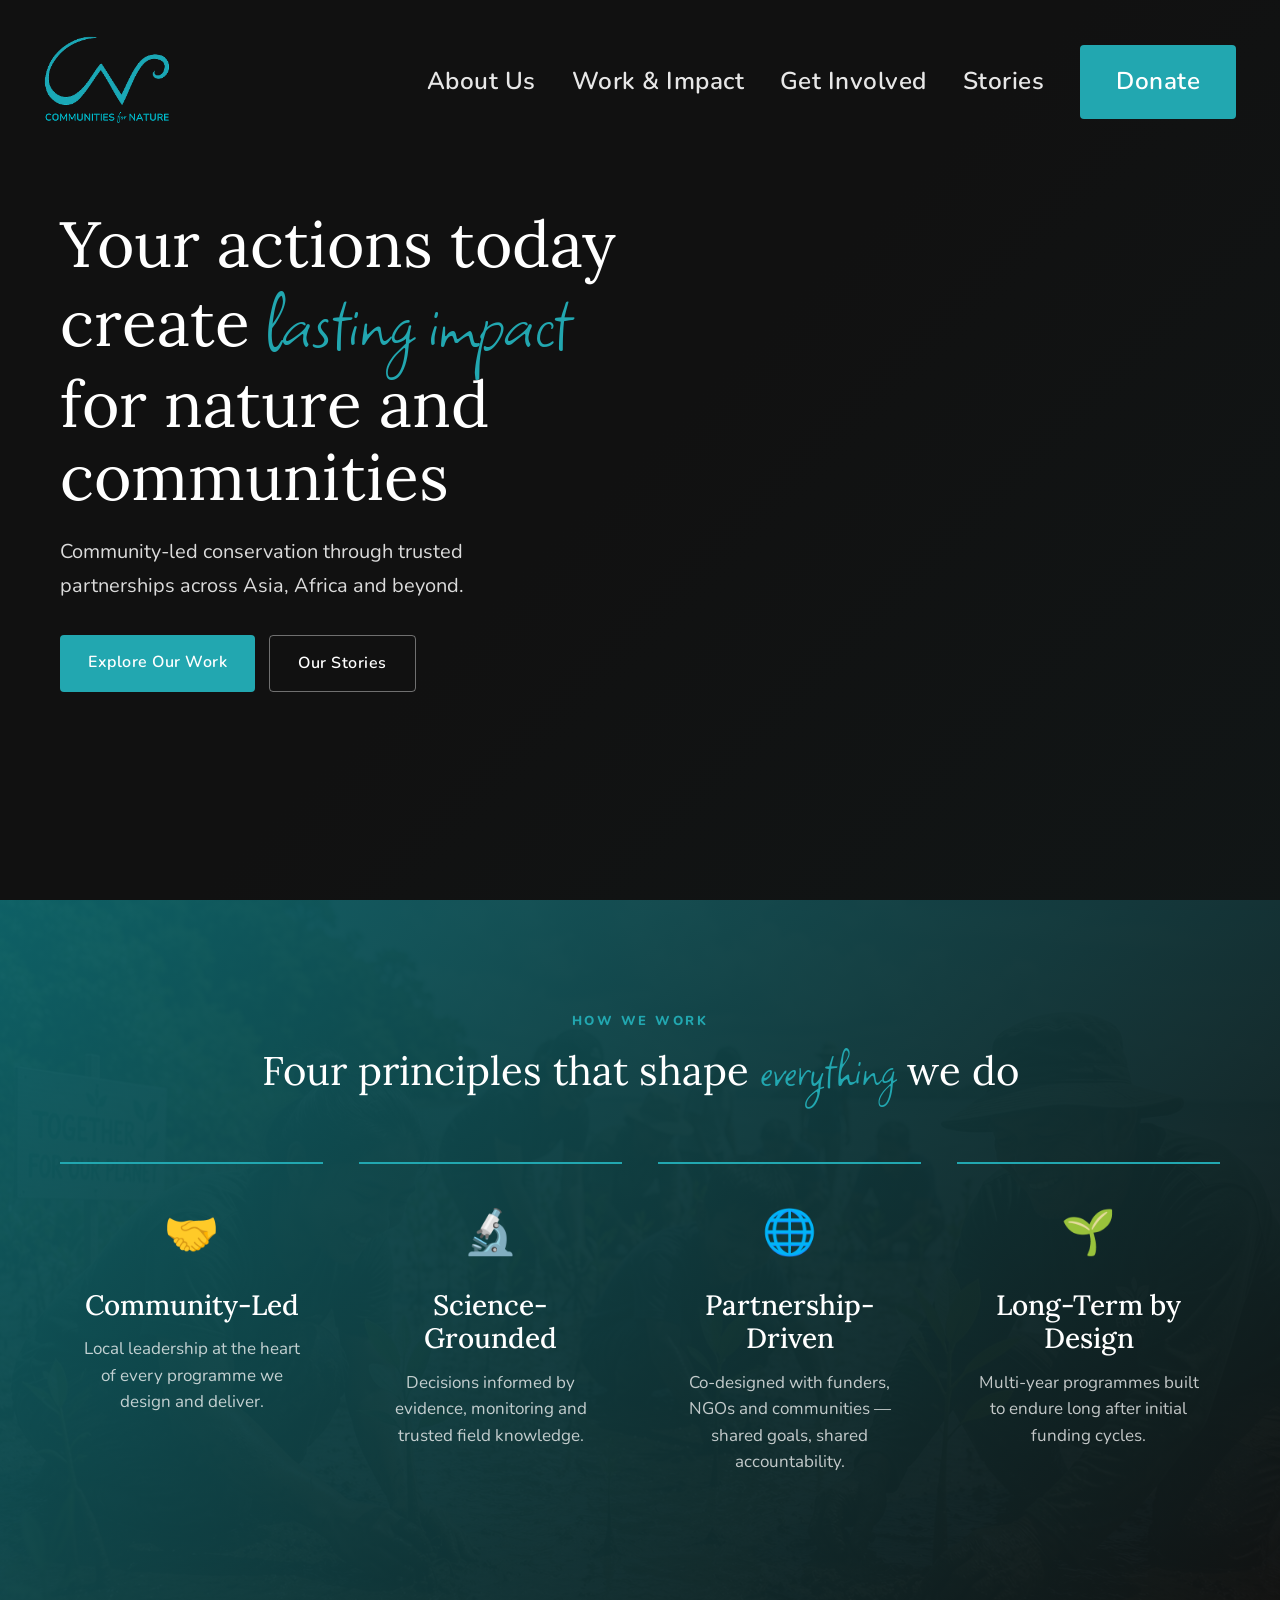
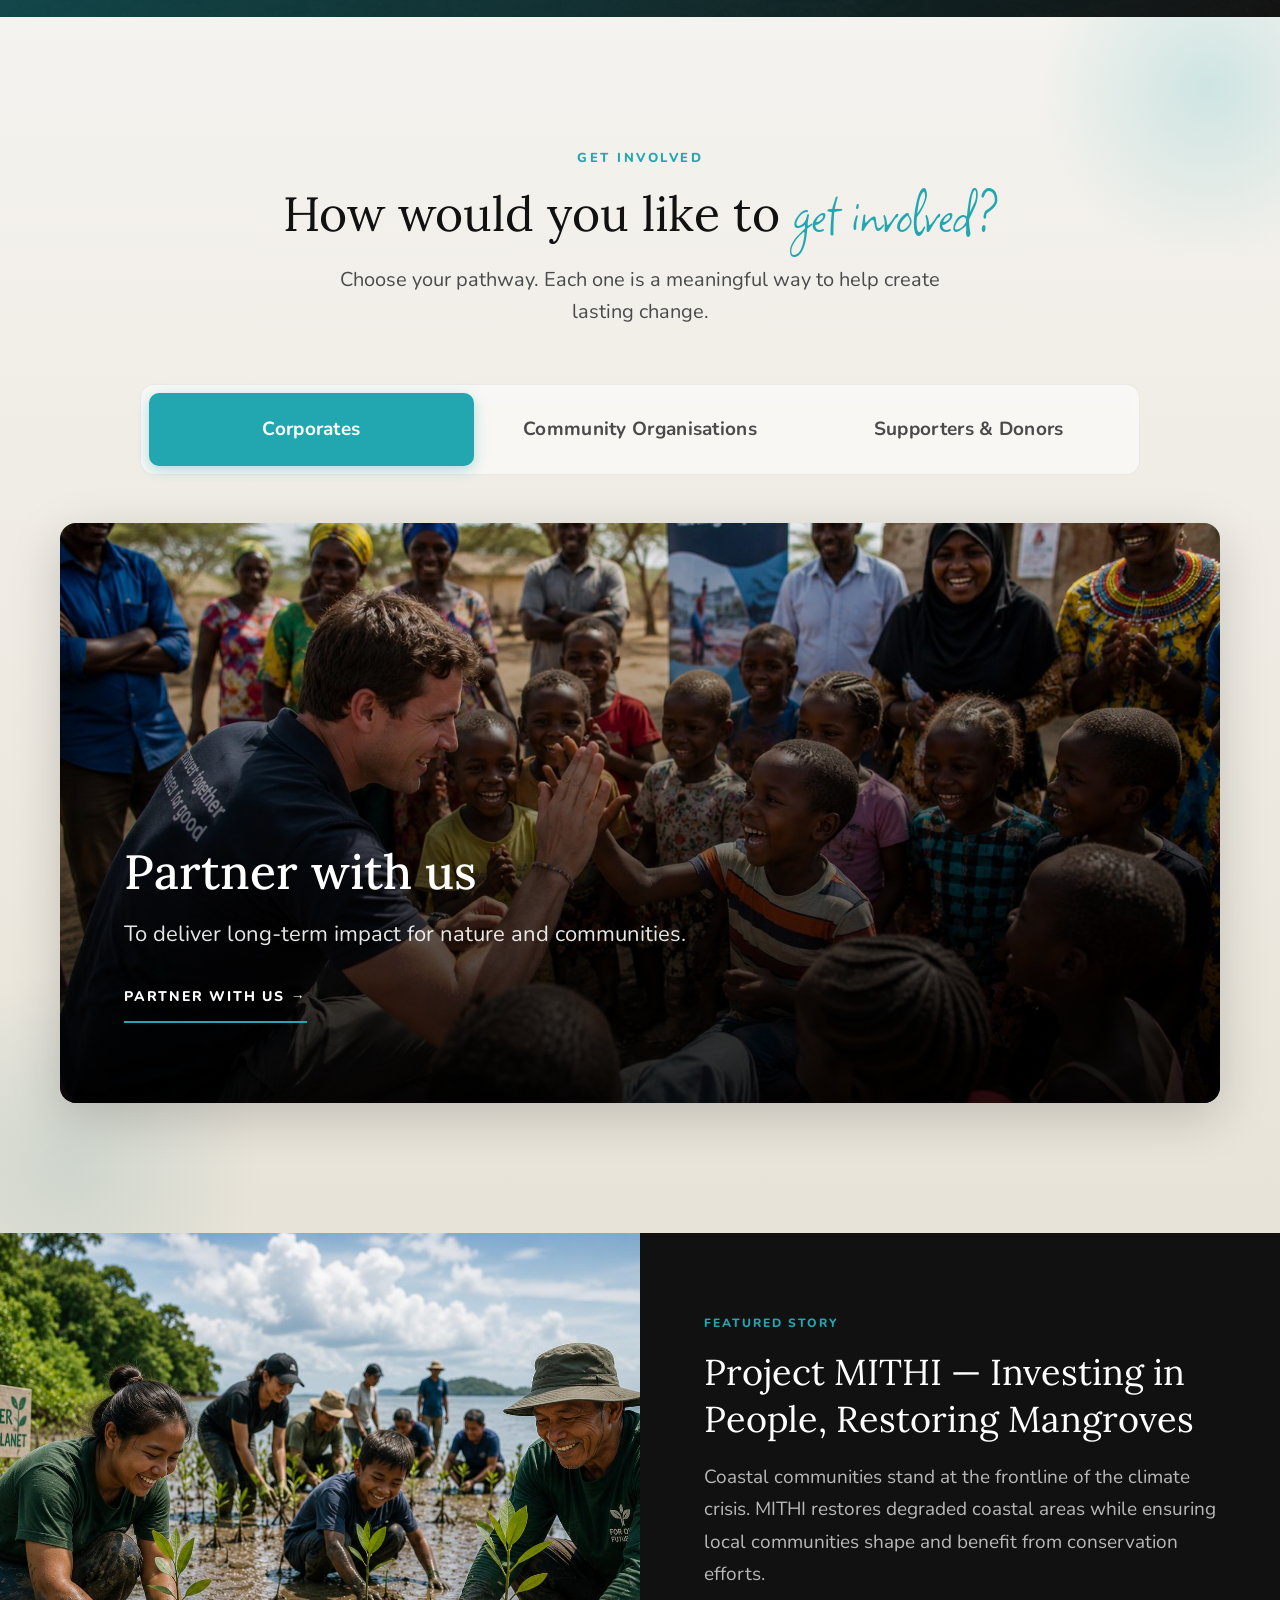
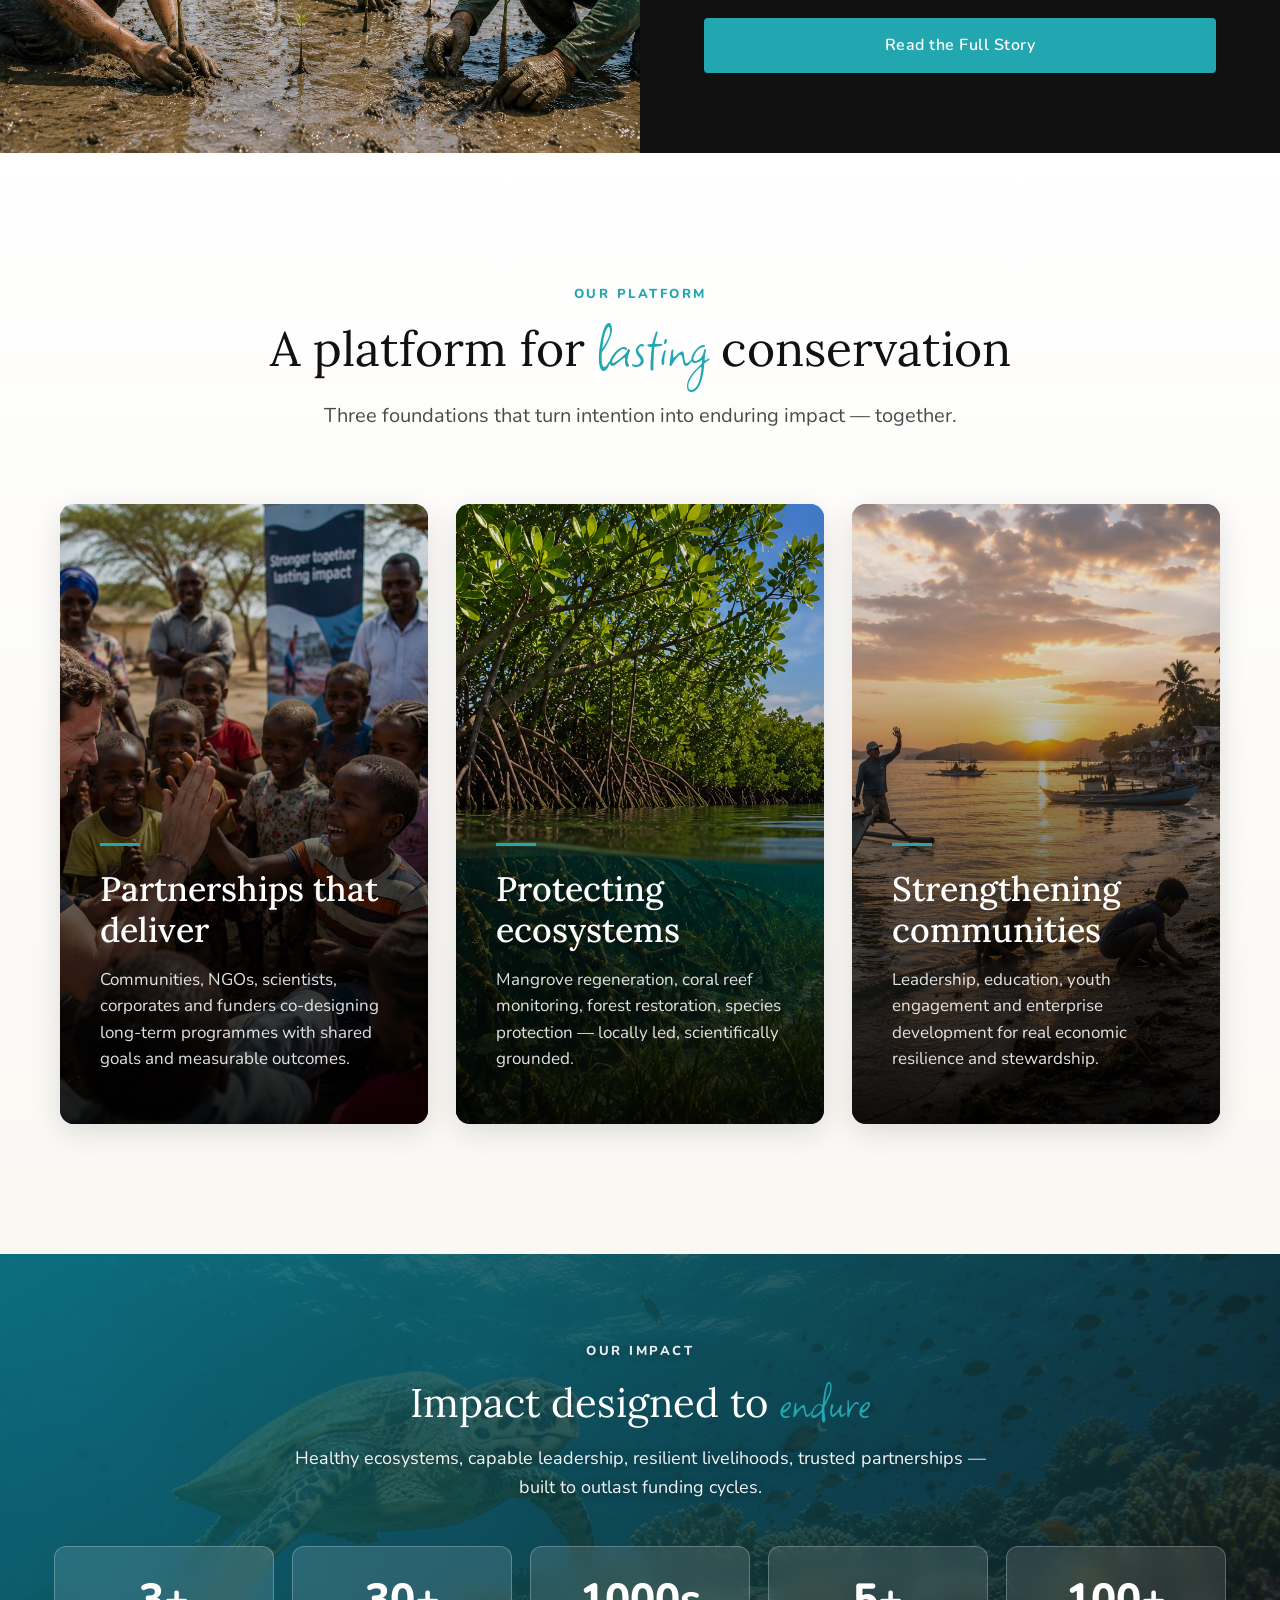
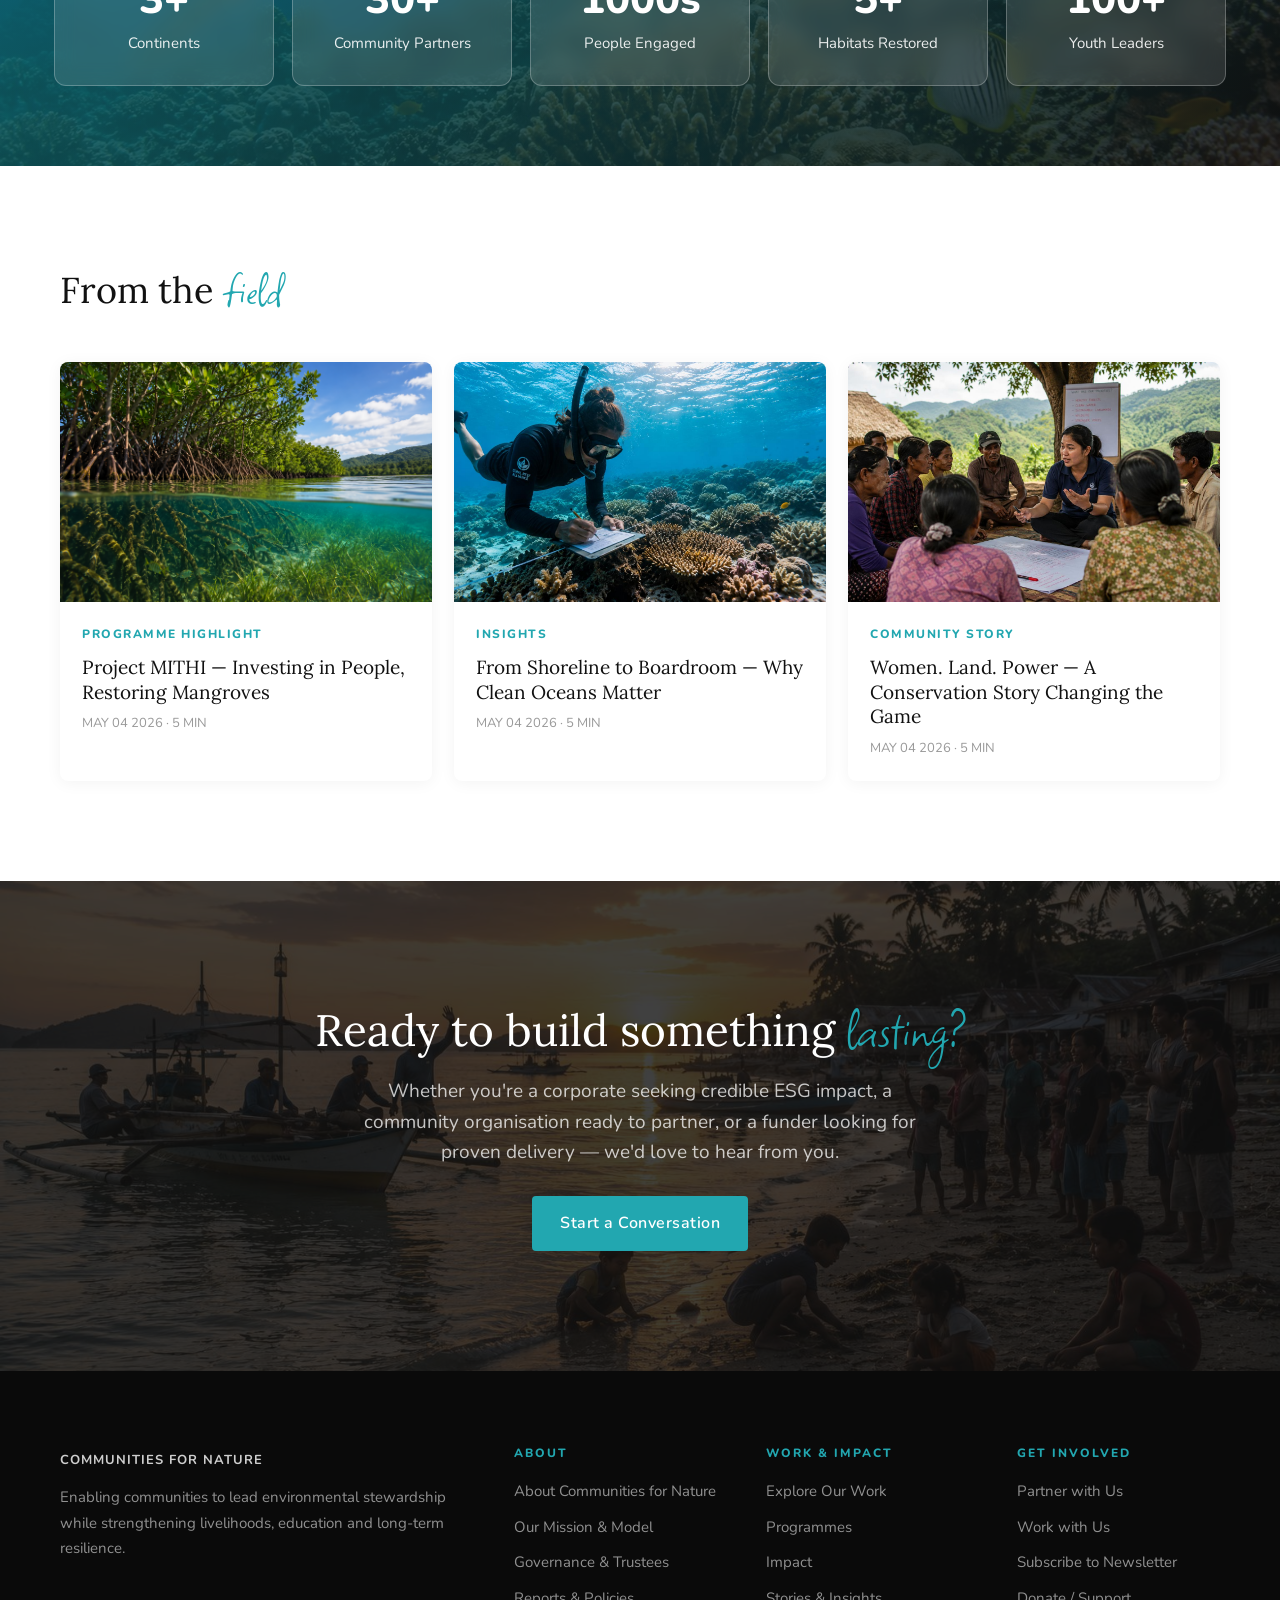
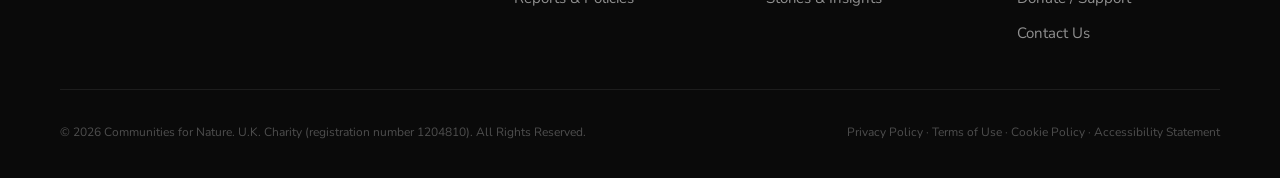
<file: index.html>
<!DOCTYPE html>
<html lang="en">
<head>
    <meta charset="UTF-8">
    <meta name="viewport" content="width=device-width, initial-scale=1.0">
    <title>Communities for Nature</title>
    <link href="https://fonts.googleapis.com/css2?family=Lora:ital,wght@0,400;0,500;1,400;1,500&family=Square+Peg&family=Nunito:wght@300;400;500;600;700;800;900&display=swap" rel="stylesheet">
    <link rel="stylesheet" href="styles.css">
    <style>
        /* HOME-PAGE-ONLY STYLES (Mobile First) */

        /* HERO with video — mobile first */
        .hero {
            position: relative; min-height: 100vh;
            display: flex; align-items: center;
            background: var(--text-dark); overflow: hidden;
        }
        .hero-video {
            position: absolute; inset: 0; width: 100%; height: 100%;
            object-fit: cover; opacity: 0.75;
        }
        .hero::after {
            content: ''; position: absolute; inset: 0;
            background: linear-gradient(135deg, rgba(17,17,17,0.45) 0%, rgba(17,17,17,0.1) 50%, rgba(14,110,117,0.05) 100%);
        }
        .hero-content {
            position: relative; z-index: 2;
            padding: 100px 20px 60px;
            max-width: 720px;
        }
        .hero-content h1 {
            font-size: 36px; color: #fff;
            line-height: 1.15; margin-bottom: 20px;
        }
        .hero-content p {
            color: rgba(255,255,255,0.85);
            font-size: 17px; line-height: 1.7;
            max-width: 520px; margin-bottom: 32px;
        }
        .hero-actions { display: flex; gap: 14px; flex-wrap: wrap; }

        /* PRINCIPLES — bold pillar statements */
        .principles {
            position: relative;
            padding: 64px 20px;
            background: var(--text-dark);
            color: #fff;
            overflow: hidden;
        }
        .principles::before {
            content: ''; position: absolute; inset: 0;
            background: url('library/ai_generated_images/community_mangrove_planting.jpeg') center/cover;
            opacity: 0.18; z-index: 0;
        }
        .principles::after {
            content: ''; position: absolute; inset: 0;
            background: linear-gradient(135deg, rgba(14,110,117,0.85) 0%, rgba(17,17,17,0.85) 100%);
            z-index: 0;
        }
        .principles-inner {
            position: relative; z-index: 1;
            max-width: var(--content-max); margin: 0 auto;
        }
        .principles-eyebrow {
            text-align: center;
            font-size: 13px; font-weight: 800; letter-spacing: 2.5px;
            text-transform: uppercase; color: var(--teal);
            margin-bottom: 12px;
        }
        .principles-heading {
            text-align: center; font-family: 'Lora', serif;
            font-size: 28px; line-height: 1.25;
            margin-bottom: 40px; color: #fff;
        }
        .principles-grid {
            display: grid; grid-template-columns: 1fr; gap: 24px;
        }
        .principle {
            text-align: center;
            padding: 24px 16px;
            border-top: 2px solid var(--teal);
        }
        .principle .icon {
            font-size: 36px; margin-bottom: 14px; display: block;
        }
        .principle h3 {
            font-family: 'Lora', serif; font-weight: 500;
            font-size: 24px; color: #fff;
            margin-bottom: 10px; line-height: 1.2;
        }
        .principle p {
            font-size: 16px; color: rgba(255,255,255,0.75);
            line-height: 1.55; margin: 0;
        }

        /* PATHWAYS — featured engagement section */
        .pathways {
            position: relative;
            padding: 72px 20px;
            background: linear-gradient(180deg, var(--off-white) 0%, #e8e3d8 100%);
            overflow: hidden;
        }
        .pathways::before {
            content: ''; position: absolute;
            top: -120px; right: -120px;
            width: 380px; height: 380px;
            background: radial-gradient(circle, rgba(34,167,176,0.18) 0%, transparent 65%);
            z-index: 0; pointer-events: none;
        }
        .pathways::after {
            content: ''; position: absolute;
            bottom: -140px; left: -140px;
            width: 420px; height: 420px;
            background: radial-gradient(circle, rgba(14,110,117,0.12) 0%, transparent 65%);
            z-index: 0; pointer-events: none;
        }
        .pathways-inner {
            position: relative; z-index: 1;
            max-width: var(--content-max); margin: 0 auto;
        }
        .pathways-eyebrow {
            text-align: center;
            font-size: 13px; font-weight: 800; letter-spacing: 2.5px;
            text-transform: uppercase; color: var(--teal);
            margin-bottom: 12px;
        }
        .pathways h2 {
            font-size: 30px; text-align: center;
            margin-bottom: 14px; line-height: 1.2;
        }
        .pathways-intro {
            text-align: center; max-width: 600px;
            margin: 0 auto 36px;
            font-size: 17px; color: var(--text-gray);
            line-height: 1.6;
        }

        /* AUDIENCE SELECTOR — 3 clean clear pathways */
        .audience-selector {
            display: flex; flex-direction: column;
            gap: 6px; margin-bottom: 28px;
            background: rgba(255,255,255,0.55);
            border: 1px solid rgba(0,0,0,0.06);
            border-radius: 14px; padding: 8px;
            backdrop-filter: blur(4px);
        }
        .audience-tab {
            background: transparent; border: none;
            padding: 18px 22px; cursor: pointer;
            font-family: 'Nunito', sans-serif;
            font-size: 17px; font-weight: 700;
            color: var(--text-gray); letter-spacing: 0.3px;
            border-radius: 10px; transition: all 0.3s;
            text-align: center; line-height: 1.3;
        }
        .audience-tab:hover { color: var(--dark-teal); background: rgba(34,167,176,0.08); }
        .audience-tab.active { background: var(--teal); color: #fff; box-shadow: 0 4px 14px rgba(34,167,176,0.35); }

        /* IMMERSIVE PANEL */
        .audience-panels {
            position: relative; border-radius: 16px; overflow: hidden;
            box-shadow: 0 14px 50px rgba(0,0,0,0.18);
        }
        .audience-panel {
            display: none; position: relative;
            min-height: 380px; background-size: cover; background-position: center;
            text-decoration: none; color: #fff;
            transition: opacity 0.5s ease;
        }
        .audience-panel.active { display: flex; align-items: flex-end; animation: fadeInPanel 0.5s ease; }
        @keyframes fadeInPanel { from { opacity: 0.3; transform: scale(1.01); } to { opacity: 1; transform: scale(1); } }
        .audience-panel::after {
            content: ''; position: absolute; inset: 0;
            background: linear-gradient(to top, rgba(0,0,0,0.85) 0%, rgba(0,0,0,0.35) 60%, transparent 100%);
        }
        .audience-panel-content {
            position: relative; z-index: 2;
            padding: 36px 28px; max-width: 600px;
        }
        .audience-panel-content h3 {
            font-family: 'Lora', serif; font-weight: 500;
            font-size: 26px; color: #fff;
            margin-bottom: 12px; line-height: 1.2;
        }
        .audience-panel-content p {
            font-size: 17px; color: rgba(255,255,255,0.9);
            line-height: 1.5; margin-bottom: 22px;
        }
        .audience-cta {
            display: inline-block; font-size: 13px;
            font-weight: 800; letter-spacing: 1.8px;
            text-transform: uppercase; color: #fff;
            padding: 12px 0; border-bottom: 2px solid var(--teal);
            transition: border-color 0.3s, padding 0.3s;
        }
        .audience-panel:hover .audience-cta { border-bottom-color: #fff; padding-right: 8px; }

        /* IMMERSIVE STORY */
        .immersive {
            position: relative; display: grid;
            grid-template-columns: 1fr; min-height: auto;
        }
        .immersive-img { min-height: 280px; overflow: hidden; }
        .immersive-img img {
            width: 100%; height: 100%; object-fit: cover;
            min-height: 280px;
        }
        .immersive-text {
            display: flex; flex-direction: column; justify-content: center;
            padding: 48px 24px; background: var(--text-dark);
        }
        .immersive-text .tag {
            font-size: 12px; font-weight: 800; letter-spacing: 2px;
            text-transform: uppercase; color: var(--teal); margin-bottom: 16px;
        }
        .immersive-text h2 {
            font-size: 26px; color: #fff;
            margin-bottom: 18px; line-height: 1.3;
        }
        .immersive-text p {
            font-size: 17px; color: rgba(255,255,255,0.7);
            line-height: 1.7; margin-bottom: 28px;
        }

        /* PILLARS — cinematic image cards */
        .pillars {
            padding: 64px 20px;
            background: linear-gradient(180deg, #ffffff 0%, #faf8f3 100%);
        }
        .pillars-inner { max-width: 1200px; margin: 0 auto; }
        .pillars-eyebrow {
            text-align: center;
            font-size: 13px; font-weight: 800; letter-spacing: 2.5px;
            text-transform: uppercase; color: var(--teal);
            margin-bottom: 12px;
        }
        .pillars h2 { font-size: 30px; margin-bottom: 14px; text-align: center; line-height: 1.2; }
        .pillars-intro {
            text-align: center; max-width: 640px; margin: 0 auto 40px;
            font-size: 17px; color: var(--text-gray); line-height: 1.6;
        }
        .pillars-row { display: grid; grid-template-columns: 1fr; gap: 20px; }
        .pillar-card {
            position: relative; display: block;
            min-height: 420px; border-radius: 14px;
            overflow: hidden; cursor: pointer;
            background-size: cover; background-position: center;
            box-shadow: 0 8px 30px rgba(0,0,0,0.12);
            transition: transform 0.5s ease, box-shadow 0.5s ease;
            color: #fff; text-decoration: none;
        }
        .pillar-card::before {
            /* Subtle zoom layer using ::before for image, keeps overlay stable */
            content: ''; position: absolute; inset: 0;
            background: inherit;
            background-size: inherit; background-position: inherit;
            transition: transform 0.7s ease;
        }
        .pillar-card::after {
            content: ''; position: absolute; inset: 0;
            background: linear-gradient(to top,
                rgba(0,0,0,0.88) 0%,
                rgba(0,0,0,0.5) 45%,
                rgba(0,0,0,0.15) 75%,
                rgba(0,0,0,0.05) 100%);
            transition: opacity 0.4s ease;
        }
        .pillar-card:hover {
            transform: translateY(-6px);
            box-shadow: 0 20px 50px rgba(0,0,0,0.22);
        }
        .pillar-card:hover::after { opacity: 0.92; }
        .pillar-content {
            position: absolute; bottom: 0; left: 0; right: 0; z-index: 2;
            padding: 32px 26px;
        }
        .pillar-content .accent {
            display: inline-block; width: 40px; height: 3px;
            background: var(--teal); margin-bottom: 14px;
            transition: width 0.4s ease;
        }
        .pillar-card:hover .pillar-content .accent { width: 72px; }
        .pillar-content h3 {
            font-family: 'Lora', serif; font-weight: 500;
            font-size: 26px; color: #fff;
            margin-bottom: 12px; line-height: 1.2;
        }
        .pillar-content p {
            font-size: 16px; color: rgba(255,255,255,0.88);
            line-height: 1.55; margin: 0;
        }

        /* IMPACT SECTION (uses shared .impact-row from styles.css) */
        .impact-section { padding: 56px 20px; background: var(--off-white); }
        .impact-section h2 { font-size: 28px; text-align: center; margin-bottom: 12px; }
        .impact-section > p {
            text-align: center; font-size: 17px; color: var(--text-gray);
            max-width: 680px; margin: 0 auto 36px; line-height: 1.6;
        }

        /* MORE STORIES (uses shared .story-strip / .story-item from styles.css) */
        .more-stories { padding: 56px 20px; }
        .more-stories h2 { font-size: 28px; margin-bottom: 32px; text-align: center; }

        /* FINAL CTA */
        .final-cta {
            padding: 72px 20px; text-align: center;
            background: var(--text-dark); position: relative; overflow: hidden;
        }
        .final-cta::before {
            content: ''; position: absolute; inset: 0;
            background: url('library/ai_generated_images/happy_coastal_community_fishing_boat_philippines.jpeg') center/cover;
            opacity: 0.2;
        }
        .final-cta-inner { position: relative; z-index: 2; max-width: 720px; margin: 0 auto; }
        .final-cta h2 { font-size: 30px; color: #fff; margin-bottom: 16px; }
        .final-cta p {
            color: rgba(255,255,255,0.75);
            font-size: 17px; max-width: 600px;
            margin: 0 auto 28px; line-height: 1.6;
        }

        /* TABLET (640px+) */
        @media (min-width: 640px) {
            .hero-content { padding: 130px 32px 80px; }
            .hero-content h1 { font-size: 46px; }
            .hero-content p { font-size: 19px; }
            .statement { padding: 18px 32px; gap: 24px; }
            .statement span { font-size: 13px; }
            .principles { padding: 80px 32px; }
            .principles-heading { font-size: 32px; margin-bottom: 48px; }
            .principles-grid { grid-template-columns: repeat(2, 1fr); gap: 32px; }
            .principle h3 { font-size: 26px; }
            .pathways { padding: 96px 32px; }
            .pathways h2 { font-size: 38px; margin-bottom: 16px; }
            .pathways-intro { font-size: 19px; margin-bottom: 44px; }
            .audience-selector { flex-direction: row; gap: 4px; max-width: 880px; margin-left: auto; margin-right: auto; margin-bottom: 36px; }
            .audience-tab { flex: 1; font-size: 17px; padding: 20px 16px; }
            .audience-panel { min-height: 460px; }
            .audience-panel-content { padding: 56px 48px; max-width: 640px; }
            .audience-panel-content h3 { font-size: 36px; margin-bottom: 14px; }
            .audience-panel-content p { font-size: 19px; }
            .immersive { grid-template-columns: 1fr 1fr; }
            .immersive-img { min-height: 480px; }
            .immersive-text { padding: 64px 40px; }
            .immersive-text h2 { font-size: 30px; }
            .pillars { padding: 96px 32px; }
            .pillars h2 { font-size: 38px; margin-bottom: 16px; }
            .pillars-intro { font-size: 19px; margin-bottom: 56px; }
            .pillars-row { grid-template-columns: repeat(3, 1fr); gap: 24px; }
            .pillar-card { min-height: 500px; }
            .pillar-content { padding: 40px 30px; }
            .pillar-content h3 { font-size: 28px; }
            .impact-section { padding: 72px 32px; }
            .impact-section h2 { font-size: 34px; }
            .more-stories { padding: 72px 32px; }
            .more-stories h2 { font-size: 34px; text-align: left; }
            .final-cta { padding: 96px 32px; }
            .final-cta h2 { font-size: 36px; }
        }

        /* DESKTOP (1024px+) */
        @media (min-width: 1024px) {
            .hero-content { padding: 0 60px; }
            .hero-content h1 { font-size: clamp(48px, 5.5vw, 64px); }
            .hero-content p { font-size: 20px; }
            .statement { padding: 22px 60px; gap: 36px; }
            .principles { padding: 110px 60px; }
            .principles-heading { font-size: 40px; margin-bottom: 64px; max-width: 760px; margin-left: auto; margin-right: auto; }
            .principles-grid { grid-template-columns: repeat(4, 1fr); gap: 36px; }
            .principle { padding: 32px 20px; }
            .principle .icon { font-size: 44px; margin-bottom: 18px; }
            .principle h3 { font-size: 28px; margin-bottom: 14px; }
            .principle p { font-size: 17px; }
            .pathways { padding: 130px 60px; }
            .pathways h2 { font-size: 48px; margin-bottom: 18px; }
            .pathways-intro { font-size: 20px; margin-bottom: 56px; }
            .audience-selector { max-width: 1000px; margin-bottom: 48px; }
            .audience-tab { font-size: 19px; padding: 24px 20px; }
            .audience-panel { min-height: 580px; }
            .audience-panel-content { padding: 80px 64px; max-width: 760px; }
            .audience-panel-content h3 { font-size: 48px; margin-bottom: 18px; }
            .audience-panel-content p { font-size: 22px; }
            .audience-cta { font-size: 14px; }
            .immersive-text { padding: 80px 64px; }
            .immersive-text h2 { font-size: 36px; }
            .immersive-text p { font-size: 19px; }
            .pillars { padding: 130px 60px; }
            .pillars h2 { font-size: 48px; margin-bottom: 18px; }
            .pillars-intro { font-size: 20px; margin-bottom: 72px; }
            .pillars-row { gap: 28px; }
            .pillar-card { min-height: 620px; }
            .pillar-content { padding: 52px 40px; }
            .pillar-content h3 { font-size: 34px; margin-bottom: 16px; }
            .pillar-content p { font-size: 17px; }
            .impact-section { padding: 100px 60px; }
            .impact-section h2 { font-size: 40px; }
            .more-stories { padding: 100px 60px; }
            .more-stories h2 { font-size: 36px; margin-bottom: 48px; }
            .final-cta { padding: 120px 60px; }
            .final-cta h2 { font-size: 44px; }
            .final-cta p { font-size: 19px; }
        }
    </style>
</head>
<body>

<nav>
    <div class="nav-logo"><a href="index.html"><img src="assets/logo.png" alt="Communities for Nature"></a></div>
    <div class="nav-links">
        <a href="about.html">About Us</a>
        <a href="work-and-impact.html">Work &amp; Impact</a>
        <a href="get-involved.html">Get Involved</a>
        <a href="stories.html">Stories</a>
        <a href="donate.html" class="nav-cta">Donate</a>
    </div>
    <button class="nav-hamburger" onclick="document.getElementById('mobileMenu').classList.add('open')" aria-label="Menu"><span></span><span></span><span></span></button>
</nav>

<div id="mobileMenu" class="nav-mobile-overlay">
    <button class="nav-mobile-close" onclick="this.parentElement.classList.remove('open')">&times;</button>
    <a href="index.html">Home</a>
    <a href="about.html">About Us</a>
    <a href="work-and-impact.html">Work &amp; Impact</a>
    <a href="get-involved.html">Get Involved</a>
    <a href="stories.html">Stories</a>
    <a href="contact.html">Contact</a>
    <a href="donate.html" class="nav-cta">Donate</a>
</div>

<!-- HERO -->
<section class="hero">
    <video class="hero-video" autoplay muted loop playsinline poster="https://images.unsplash.com/photo-1518837695005-2083093ee35b?w=1920&q=80&auto=format&fit=crop">
        <source src="assets/hero-ocean.mp4" type="video/mp4">
        <source src="https://videos.pexels.com/video-files/2169880/2169880-hd_1920_1080_30fps.mp4" type="video/mp4">
    </video>
    <div class="hero-content">
        <h1>Your actions today create <span class="highlight">lasting impact</span> for nature and communities</h1>
        <p>Community-led conservation through trusted partnerships across Asia, Africa and beyond.</p>
        <div class="hero-actions">
            <a href="work-and-impact.html" class="btn btn-primary">Explore Our Work</a>
            <a href="stories.html" class="btn btn-outline">Our Stories</a>
        </div>
    </div>
</section>

<!-- PRINCIPLES -->
<section class="principles">
    <div class="principles-inner">
        <p class="principles-eyebrow">How we work</p>
        <h2 class="principles-heading">Four principles that shape <span class="highlight">everything</span> we do</h2>
        <div class="principles-grid">
            <div class="principle">
                <span class="icon">🤝</span>
                <h3>Community-Led</h3>
                <p>Local leadership at the heart of every programme we design and deliver.</p>
            </div>
            <div class="principle">
                <span class="icon">🔬</span>
                <h3>Science-Grounded</h3>
                <p>Decisions informed by evidence, monitoring and trusted field knowledge.</p>
            </div>
            <div class="principle">
                <span class="icon">🌐</span>
                <h3>Partnership-Driven</h3>
                <p>Co-designed with funders, NGOs and communities — shared goals, shared accountability.</p>
            </div>
            <div class="principle">
                <span class="icon">🌱</span>
                <h3>Long-Term by Design</h3>
                <p>Multi-year programmes built to endure long after initial funding cycles.</p>
            </div>
        </div>
    </div>
</section>

<!-- PATHWAYS -->
<section class="pathways">
    <div class="pathways-inner">
        <p class="pathways-eyebrow">Get Involved</p>
        <h2>How would you like to <span class="highlight">get involved?</span></h2>
        <p class="pathways-intro">Choose your pathway. Each one is a meaningful way to help create lasting change.</p>

        <div class="audience-selector" role="tablist">
            <button class="audience-tab active" data-target="corporates" role="tab" aria-selected="true">Corporates</button>
            <button class="audience-tab" data-target="community" role="tab" aria-selected="false">Community Organisations</button>
            <button class="audience-tab" data-target="supporters" role="tab" aria-selected="false">Supporters &amp; Donors</button>
        </div>

        <div class="audience-panels">
            <a href="get-involved.html#partner" class="audience-panel active" id="panel-corporates"
               style="background-image: url('library/ai_generated_images/Partner_with_us_strategic_partnerships.jpeg');">
                <div class="audience-panel-content">
                    <h3>Partner with us</h3>
                    <p>To deliver long-term impact for nature and communities.</p>
                    <span class="audience-cta">Partner With Us →</span>
                </div>
            </a>
            <a href="get-involved.html#work" class="audience-panel" id="panel-community"
               style="background-image: url('library/ai_generated_images/tropical_learning_circle_community.jpeg');">
                <div class="audience-panel-content">
                    <h3>Collaborate with us</h3>
                    <p>To strengthen local solutions for people and planet.</p>
                    <span class="audience-cta">Work With Us →</span>
                </div>
            </a>
            <a href="donate.html" class="audience-panel" id="panel-supporters"
               style="background-image: url('library/ai_generated_images/Mother_child_tropical_shoreline.jpeg');">
                <div class="audience-panel-content">
                    <h3>Help support community-driven conservation</h3>
                    <p>Around the world.</p>
                    <span class="audience-cta">Explore &amp; Engage →</span>
                </div>
            </a>
        </div>
    </div>
</section>

<!-- IMMERSIVE STORY -->
<section class="immersive">
    <div class="immersive-img">
        <img src="library/ai_generated_images/community_mangrove_planting.jpeg" alt="MITHI mangrove planting">
    </div>
    <div class="immersive-text">
        <span class="tag">Featured Story</span>
        <h2>Project MITHI — Investing in People, Restoring Mangroves</h2>
        <p>Coastal communities stand at the frontline of the climate crisis. MITHI restores degraded coastal areas while ensuring local communities shape and benefit from conservation efforts.</p>
        <a href="story-mithi.html" class="btn btn-primary">Read the Full Story</a>
    </div>
</section>

<!-- PILLARS -->
<section class="pillars">
    <div class="pillars-inner">
        <p class="pillars-eyebrow">Our platform</p>
        <h2>A platform for <span class="highlight">lasting</span> conservation</h2>
        <p class="pillars-intro">Three foundations that turn intention into enduring impact — together.</p>
        <div class="pillars-row">
            <a href="get-involved.html" class="pillar-card" style="background-image: url('library/ai_generated_images/Partner_with_us_strategic_partnerships.jpeg');">
                <div class="pillar-content">
                    <span class="accent"></span>
                    <h3>Partnerships that deliver</h3>
                    <p>Communities, NGOs, scientists, corporates and funders co-designing long-term programmes with shared goals and measurable outcomes.</p>
                </div>
            </a>
            <a href="programmes.html" class="pillar-card" style="background-image: url('library/ai_generated_images/Mangroves_above_below_water.png');">
                <div class="pillar-content">
                    <span class="accent"></span>
                    <h3>Protecting ecosystems</h3>
                    <p>Mangrove regeneration, coral reef monitoring, forest restoration, species protection — locally led, scientifically grounded.</p>
                </div>
            </a>
            <a href="stories.html" class="pillar-card" style="background-image: url('library/ai_generated_images/happy_coastal_community_fishing_boat_philippines.jpeg');">
                <div class="pillar-content">
                    <span class="accent"></span>
                    <h3>Strengthening communities</h3>
                    <p>Leadership, education, youth engagement and enterprise development for real economic resilience and stewardship.</p>
                </div>
            </a>
        </div>
    </div>
</section>

<!-- IMPACT -->
<section class="impact-section impact-visual" style="background-image: url('library/ai_generated_images/sea_turtle_underwater_coral_reef_ACE.jpeg');">
    <div class="impact-overlay"></div>
    <div class="impact-inner">
        <span class="section-label impact-label">Our Impact</span>
        <h2>Impact designed to <span class="highlight">endure</span></h2>
        <p class="impact-lead">Healthy ecosystems, capable leadership, resilient livelihoods, trusted partnerships — built to outlast funding cycles.</p>
        <div class="impact-row">
            <div class="impact-card"><h3>3+</h3><p>Continents</p></div>
            <div class="impact-card"><h3>30+</h3><p>Community Partners</p></div>
            <div class="impact-card"><h3>1000s</h3><p>People Engaged</p></div>
            <div class="impact-card"><h3>5+</h3><p>Habitats Restored</p></div>
            <div class="impact-card"><h3>100+</h3><p>Youth Leaders</p></div>
        </div>
    </div>
</section>

<!-- MORE STORIES -->
<section class="more-stories">
    <h2>From the <span class="highlight">field</span></h2>
    <div class="story-strip">
        <a href="story-mithi.html" class="story-item">
            <div class="story-item-img"><img src="library/ai_generated_images/Mangroves_above_below_water.png" alt="MITHI mangroves"></div>
            <div class="story-item-body">
                <span class="tag">Programme Highlight</span>
                <h3>Project MITHI — Investing in People, Restoring Mangroves</h3>
                <p class="meta">MAY 04 2026 · 5 MIN</p>
            </div>
        </a>
        <div class="story-item">
            <div class="story-item-img"><img src="library/ai_generated_images/tropical_reef_scientific_survey_diver.jpeg" alt="Reef science"></div>
            <div class="story-item-body">
                <span class="tag">Insights</span>
                <h3>From Shoreline to Boardroom — Why Clean Oceans Matter</h3>
                <p class="meta">MAY 04 2026 · 5 MIN</p>
            </div>
        </div>
        <div class="story-item">
            <div class="story-item-img"><img src="library/ai_generated_images/community_organising_women_empowerment.jpeg" alt="Women in conservation"></div>
            <div class="story-item-body">
                <span class="tag">Community Story</span>
                <h3>Women. Land. Power — A Conservation Story Changing the Game</h3>
                <p class="meta">MAY 04 2026 · 5 MIN</p>
            </div>
        </div>
    </div>
</section>

<!-- FINAL CTA -->
<section class="final-cta">
    <div class="final-cta-inner">
        <h2>Ready to build something <span class="highlight">lasting?</span></h2>
        <p>Whether you're a corporate seeking credible ESG impact, a community organisation ready to partner, or a funder looking for proven delivery — we'd love to hear from you.</p>
        <a href="contact.html" class="btn btn-primary">Start a Conversation</a>
    </div>
</section>

<footer>
    <div class="footer-grid">
        <div class="footer-about">
            <strong class="footer-brand">COMMUNITIES FOR NATURE</strong>
            <p>Enabling communities to lead environmental stewardship while strengthening livelihoods, education and long-term resilience.</p>
        </div>
        <div class="footer-col">
            <h5>About</h5>
            <ul>
                <li><a href="about.html">About Communities for Nature</a></li>
                <li><a href="about.html">Our Mission &amp; Model</a></li>
                <li><a href="about.html">Governance &amp; Trustees</a></li>
                <li><a href="#">Reports &amp; Policies</a></li>
            </ul>
        </div>
        <div class="footer-col">
            <h5>Work &amp; Impact</h5>
            <ul>
                <li><a href="work-and-impact.html">Explore Our Work</a></li>
                <li><a href="programmes.html">Programmes</a></li>
                <li><a href="work-and-impact.html#impact">Impact</a></li>
                <li><a href="stories.html">Stories &amp; Insights</a></li>
            </ul>
        </div>
        <div class="footer-col">
            <h5>Get Involved</h5>
            <ul>
                <li><a href="get-involved.html">Partner with Us</a></li>
                <li><a href="get-involved.html#work">Work with Us</a></li>
                <li><a href="#">Subscribe to Newsletter</a></li>
                <li><a href="donate.html">Donate / Support</a></li>
                <li><a href="contact.html">Contact Us</a></li>
            </ul>
        </div>
    </div>
    <div class="footer-bottom">
        <span>© 2026 Communities for Nature. U.K. Charity (registration number 1204810). All Rights Reserved.</span>
        <span>Privacy Policy · Terms of Use · Cookie Policy · Accessibility Statement</span>
    </div>
</footer>

<script>
    window.addEventListener('scroll', () => {
        document.querySelector('nav').classList.toggle('scrolled', window.scrollY > 60);
    });
    // Audience pathway tabs — swap immersive panel
    document.querySelectorAll('.audience-tab').forEach(tab => {
        tab.addEventListener('click', () => {
            const target = tab.dataset.target;
            document.querySelectorAll('.audience-tab').forEach(t => {
                t.classList.remove('active'); t.setAttribute('aria-selected', 'false');
            });
            document.querySelectorAll('.audience-panel').forEach(p => p.classList.remove('active'));
            tab.classList.add('active'); tab.setAttribute('aria-selected', 'true');
            document.getElementById('panel-' + target).classList.add('active');
        });
    });
</script>
</body>
</html>
</file>
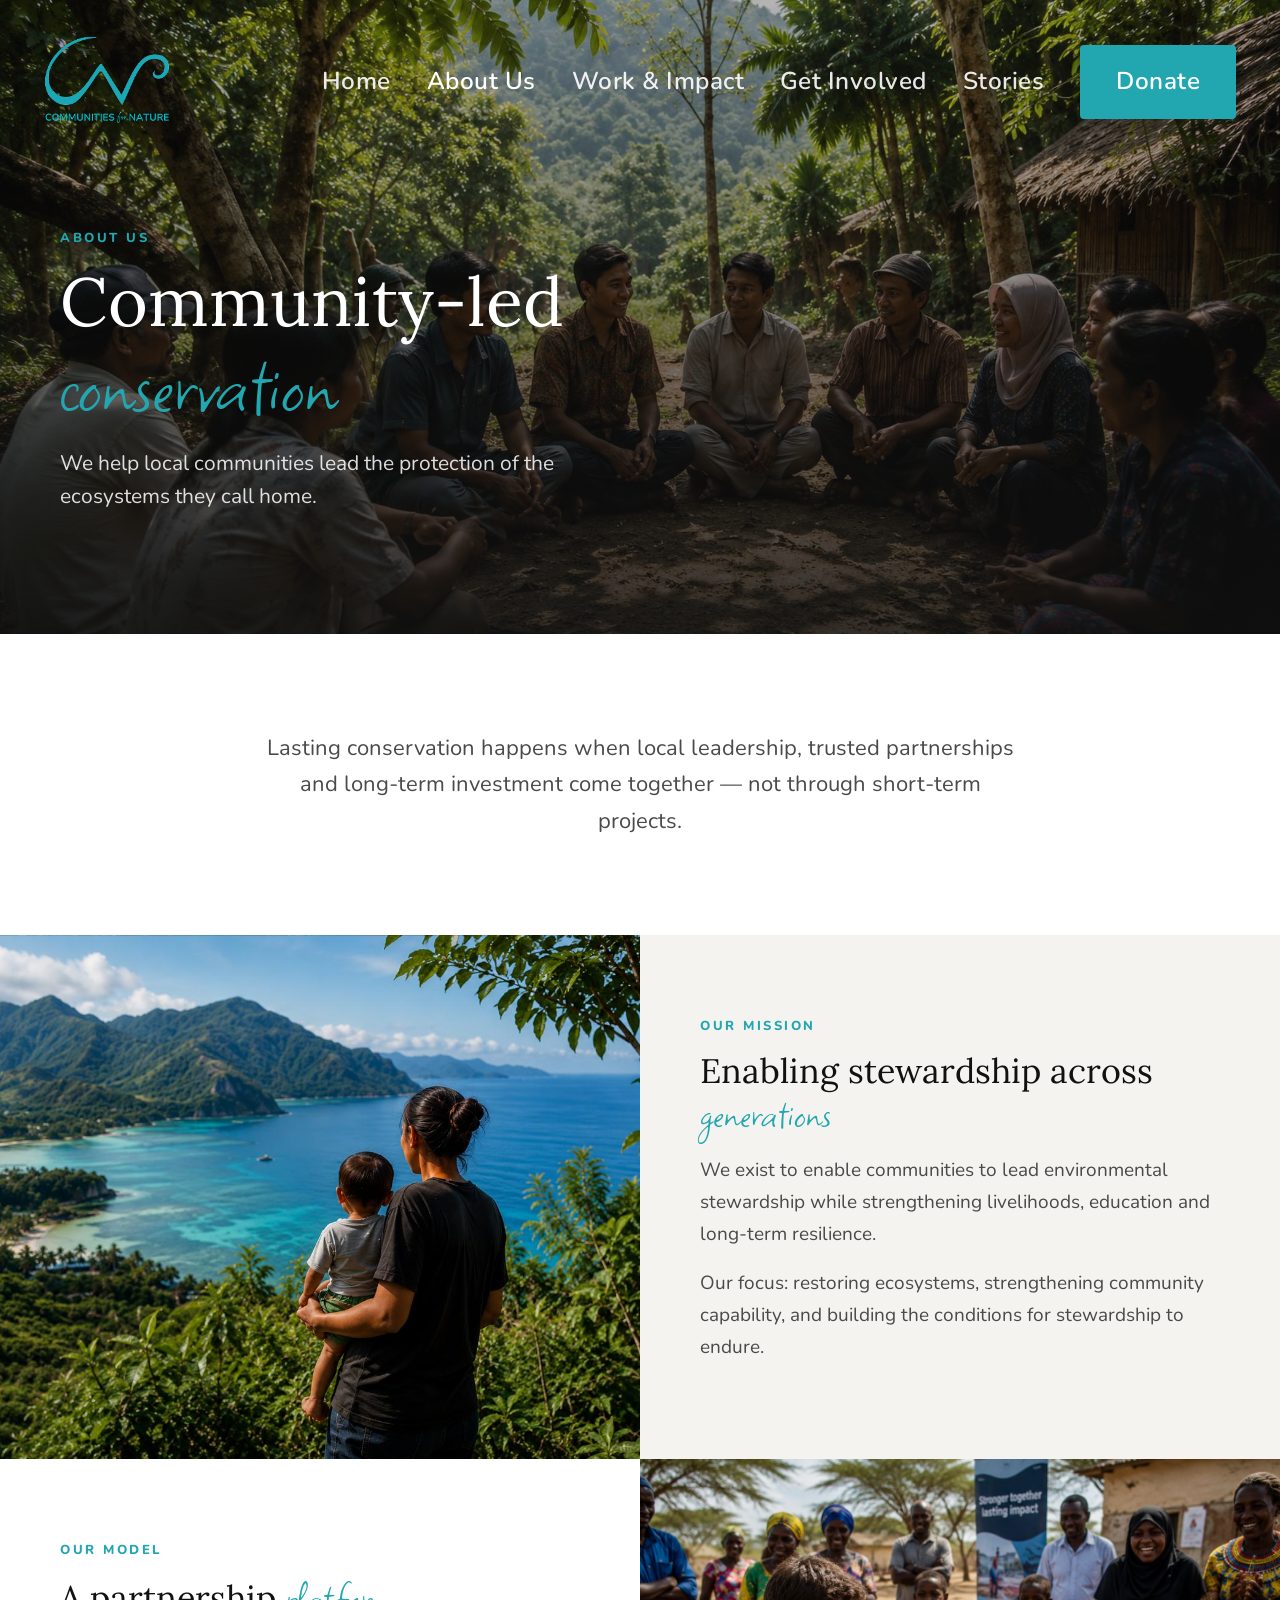
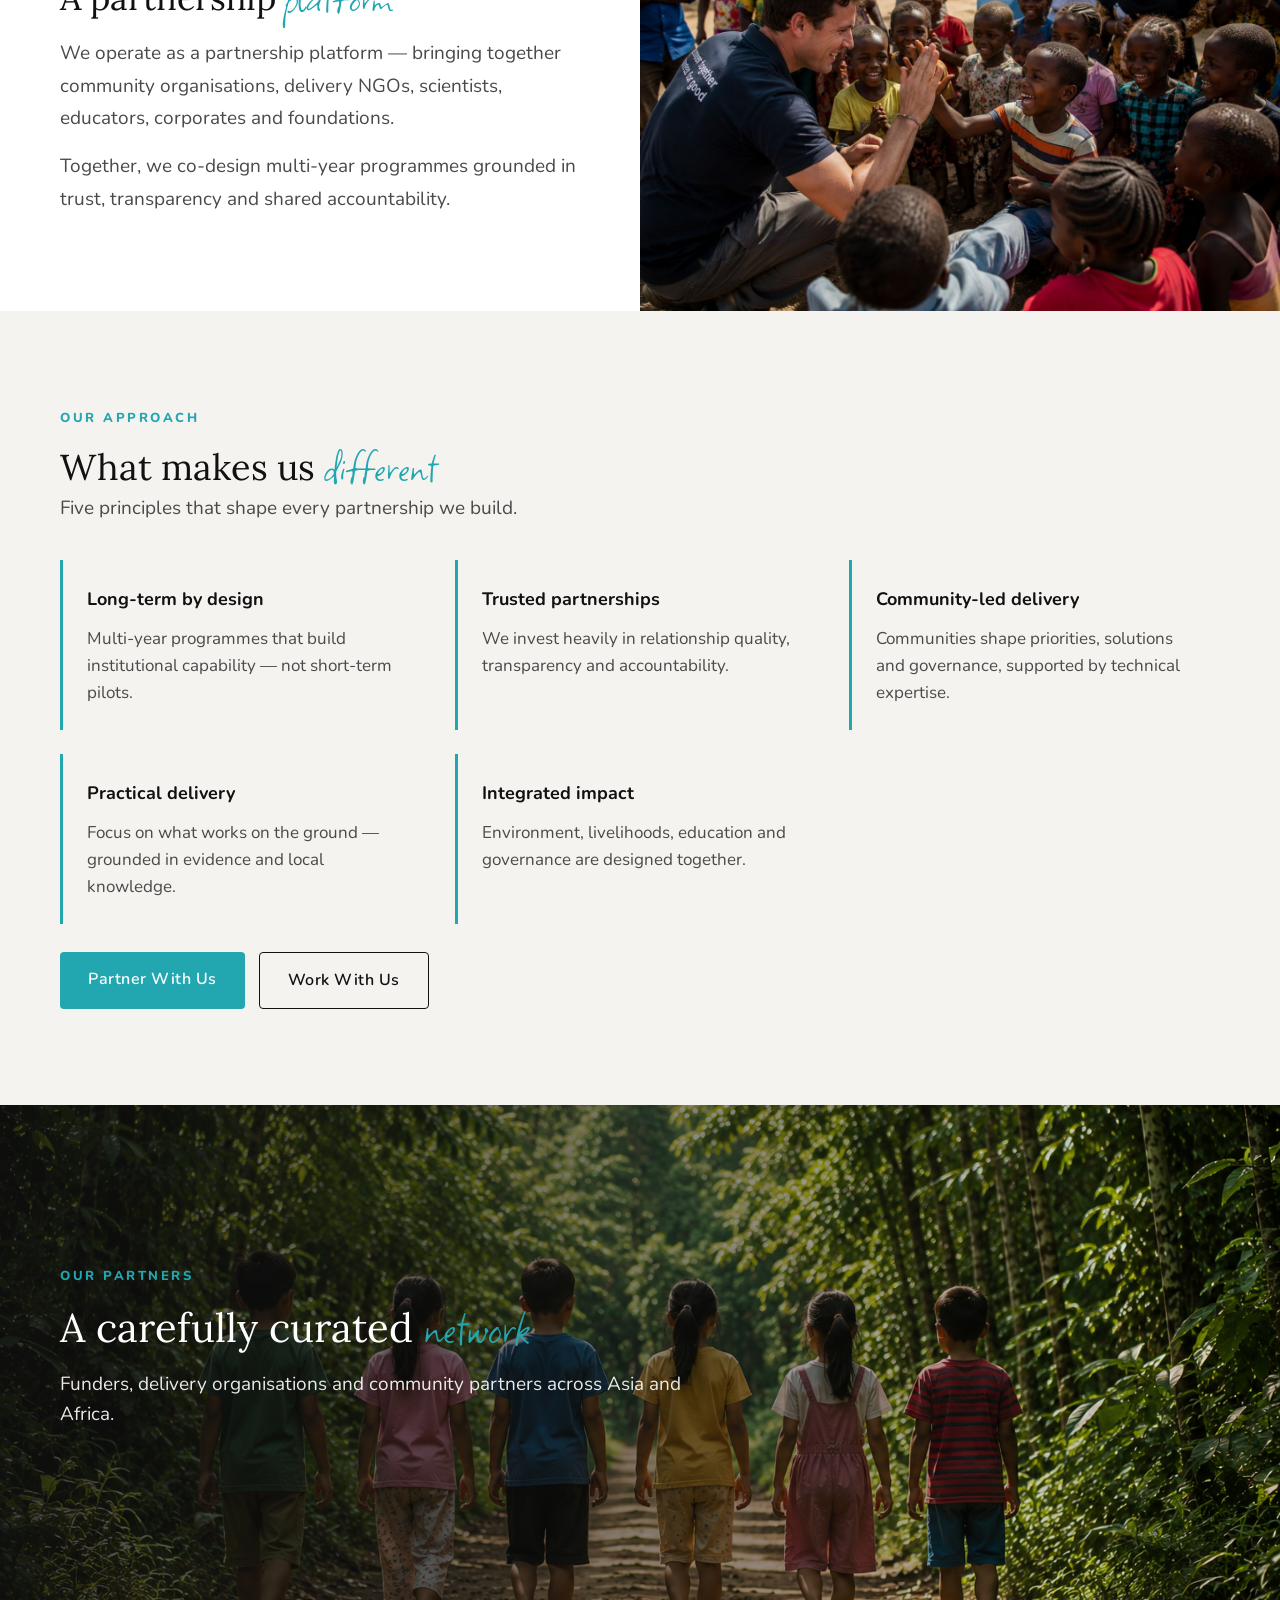
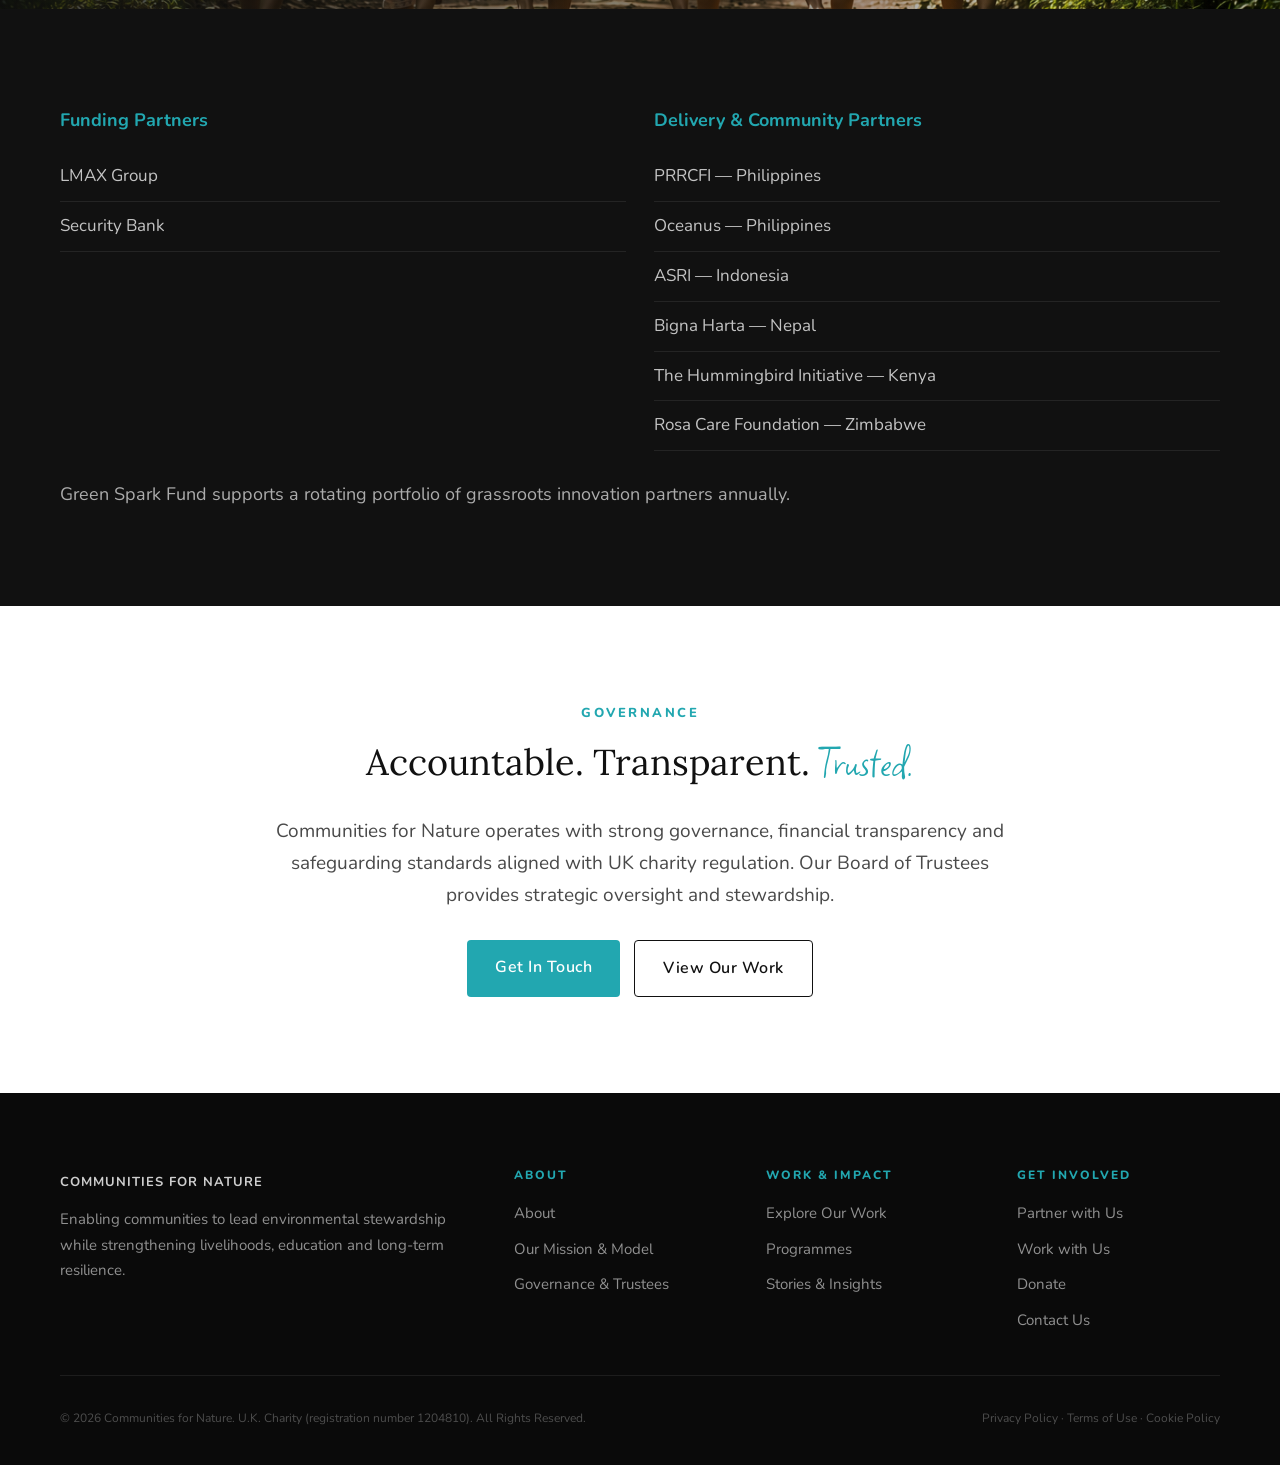
<file: about.html>
<!DOCTYPE html>
<html lang="en">
<head>
    <meta charset="UTF-8">
    <meta name="viewport" content="width=device-width, initial-scale=1.0">
    <title>About — Communities for Nature</title>
    <link href="https://fonts.googleapis.com/css2?family=Lora:ital,wght@0,400;0,500;1,400;1,500&family=Square+Peg&family=Nunito:wght@300;400;500;600;700;800;900&display=swap" rel="stylesheet">
    <link rel="stylesheet" href="styles.css">
</head>
<body>

<nav>
    <div class="nav-logo"><a href="index.html"><img src="assets/logo.png" alt="Communities for Nature"></a></div>
    <div class="nav-links">
        <a href="index.html">Home</a>
        <a href="about.html" class="active">About Us</a>
        <a href="work-and-impact.html">Work &amp; Impact</a>
        <a href="get-involved.html">Get Involved</a>
        <a href="stories.html">Stories</a>
        <a href="donate.html" class="nav-cta">Donate</a>
    </div>
    <button class="nav-hamburger" onclick="document.getElementById('mobileMenu').classList.add('open')" aria-label="Menu"><span></span><span></span><span></span></button>
</nav>

<div id="mobileMenu" class="nav-mobile-overlay">
    <button class="nav-mobile-close" onclick="this.parentElement.classList.remove('open')">&times;</button>
    <a href="index.html">Home</a>
    <a href="about.html">About Us</a>
    <a href="work-and-impact.html">Work &amp; Impact</a>
    <a href="get-involved.html">Get Involved</a>
    <a href="stories.html">Stories</a>
    <a href="contact.html">Contact</a>
    <a href="donate.html" class="nav-cta">Donate</a>
</div>

<section class="page-hero" style="background-image: url('library/ai_generated_images/tropical_learning_circle_community.jpeg');">
    <div class="page-hero-content">
        <span class="section-label">About Us</span>
        <h1>Community-led <span class="highlight">conservation</span></h1>
        <p>We help local communities lead the protection of the ecosystems they call home.</p>
    </div>
</section>

<section class="content-section">
    <div class="content-narrow text-center">
        <p class="lead">Lasting conservation happens when local leadership, trusted partnerships and long-term investment come together — not through short-term projects.</p>
    </div>
</section>

<div class="split-feature bg-off-white">
    <div class="split-feature-img" style="background-image: url('library/ai_generated_images/Mother_child_tropical_shoreline.jpeg');"></div>
    <div class="split-feature-text">
        <span class="section-label">Our Mission</span>
        <h2>Enabling stewardship across <span class="highlight">generations</span></h2>
        <p>We exist to enable communities to lead environmental stewardship while strengthening livelihoods, education and long-term resilience.</p>
        <p>Our focus: restoring ecosystems, strengthening community capability, and building the conditions for stewardship to endure.</p>
    </div>
</div>

<div class="split-feature">
    <div class="split-feature-text">
        <span class="section-label">Our Model</span>
        <h2>A partnership <span class="highlight">platform</span></h2>
        <p>We operate as a partnership platform — bringing together community organisations, delivery NGOs, scientists, educators, corporates and foundations.</p>
        <p>Together, we co-design multi-year programmes grounded in trust, transparency and shared accountability.</p>
    </div>
    <div class="split-feature-img" style="background-image: url('library/ai_generated_images/Partner_with_us_strategic_partnerships.jpeg');"></div>
</div>

<section class="content-section bg-off-white">
    <div class="content-wide">
        <span class="section-label">Our Approach</span>
        <h2>What makes us <span class="highlight">different</span></h2>
        <p class="section-intro">Five principles that shape every partnership we build.</p>

        <div class="approach-grid">
            <div class="approach-item">
                <h4>Long-term by design</h4>
                <p>Multi-year programmes that build institutional capability — not short-term pilots.</p>
            </div>
            <div class="approach-item">
                <h4>Trusted partnerships</h4>
                <p>We invest heavily in relationship quality, transparency and accountability.</p>
            </div>
            <div class="approach-item">
                <h4>Community-led delivery</h4>
                <p>Communities shape priorities, solutions and governance, supported by technical expertise.</p>
            </div>
            <div class="approach-item">
                <h4>Practical delivery</h4>
                <p>Focus on what works on the ground — grounded in evidence and local knowledge.</p>
            </div>
            <div class="approach-item">
                <h4>Integrated impact</h4>
                <p>Environment, livelihoods, education and governance are designed together.</p>
            </div>
        </div>

        <div class="btn-group">
            <a href="get-involved.html" class="btn btn-primary">Partner With Us</a>
            <a href="get-involved.html#work" class="btn btn-outline-dark">Work With Us</a>
        </div>
    </div>
</section>

<div class="feature-image-block" style="background-image: url('library/ai_generated_images/Tropical_children_walking_along_trail.png');">
    <div class="feature-content">
        <span class="section-label">Our Partners</span>
        <h2>A carefully curated <span class="highlight">network</span></h2>
        <p>Funders, delivery organisations and community partners across Asia and Africa.</p>
    </div>
</div>

<section class="content-section bg-dark">
    <div class="content-wide">
        <div class="two-col-grid">
            <div>
                <h4 class="text-teal mb-sm">Funding Partners</h4>
                <ul class="partner-list">
                    <li>LMAX Group</li>
                    <li>Security Bank</li>
                </ul>
            </div>
            <div>
                <h4 class="text-teal mb-sm">Delivery &amp; Community Partners</h4>
                <ul class="partner-list">
                    <li>PRRCFI — Philippines</li>
                    <li>Oceanus — Philippines</li>
                    <li>ASRI — Indonesia</li>
                    <li>Bigna Harta — Nepal</li>
                    <li>The Hummingbird Initiative — Kenya</li>
                    <li>Rosa Care Foundation — Zimbabwe</li>
                </ul>
            </div>
        </div>
        <p class="text-light mt-md">Green Spark Fund supports a rotating portfolio of grassroots innovation partners annually.</p>
    </div>
</section>

<section class="content-section">
    <div class="content-narrow text-center">
        <span class="section-label">Governance</span>
        <h2>Accountable. Transparent. <span class="highlight">Trusted.</span></h2>
        <p class="text-body mt-md">Communities for Nature operates with strong governance, financial transparency and safeguarding standards aligned with UK charity regulation. Our Board of Trustees provides strategic oversight and stewardship.</p>
        <div class="btn-group justify-center">
            <a href="contact.html" class="btn btn-primary">Get In Touch</a>
            <a href="work-and-impact.html" class="btn btn-outline-dark">View Our Work</a>
        </div>
    </div>
</section>

<footer>
    <div class="footer-grid">
        <div class="footer-about"><strong class="footer-brand">COMMUNITIES FOR NATURE</strong><p>Enabling communities to lead environmental stewardship while strengthening livelihoods, education and long-term resilience.</p></div>
        <div class="footer-col"><h5>About</h5><ul><li><a href="about.html">About</a></li><li><a href="about.html">Our Mission &amp; Model</a></li><li><a href="about.html">Governance &amp; Trustees</a></li></ul></div>
        <div class="footer-col"><h5>Work &amp; Impact</h5><ul><li><a href="work-and-impact.html">Explore Our Work</a></li><li><a href="programmes.html">Programmes</a></li><li><a href="stories.html">Stories &amp; Insights</a></li></ul></div>
        <div class="footer-col"><h5>Get Involved</h5><ul><li><a href="get-involved.html">Partner with Us</a></li><li><a href="get-involved.html#work">Work with Us</a></li><li><a href="donate.html">Donate</a></li><li><a href="contact.html">Contact Us</a></li></ul></div>
    </div>
    <div class="footer-bottom"><span>© 2026 Communities for Nature. U.K. Charity (registration number 1204810). All Rights Reserved.</span><span>Privacy Policy · Terms of Use · Cookie Policy</span></div>
</footer>
<script>window.addEventListener('scroll',()=>{document.querySelector('nav').classList.toggle('scrolled',window.scrollY>60);});</script>
</body>
</html>
</file>
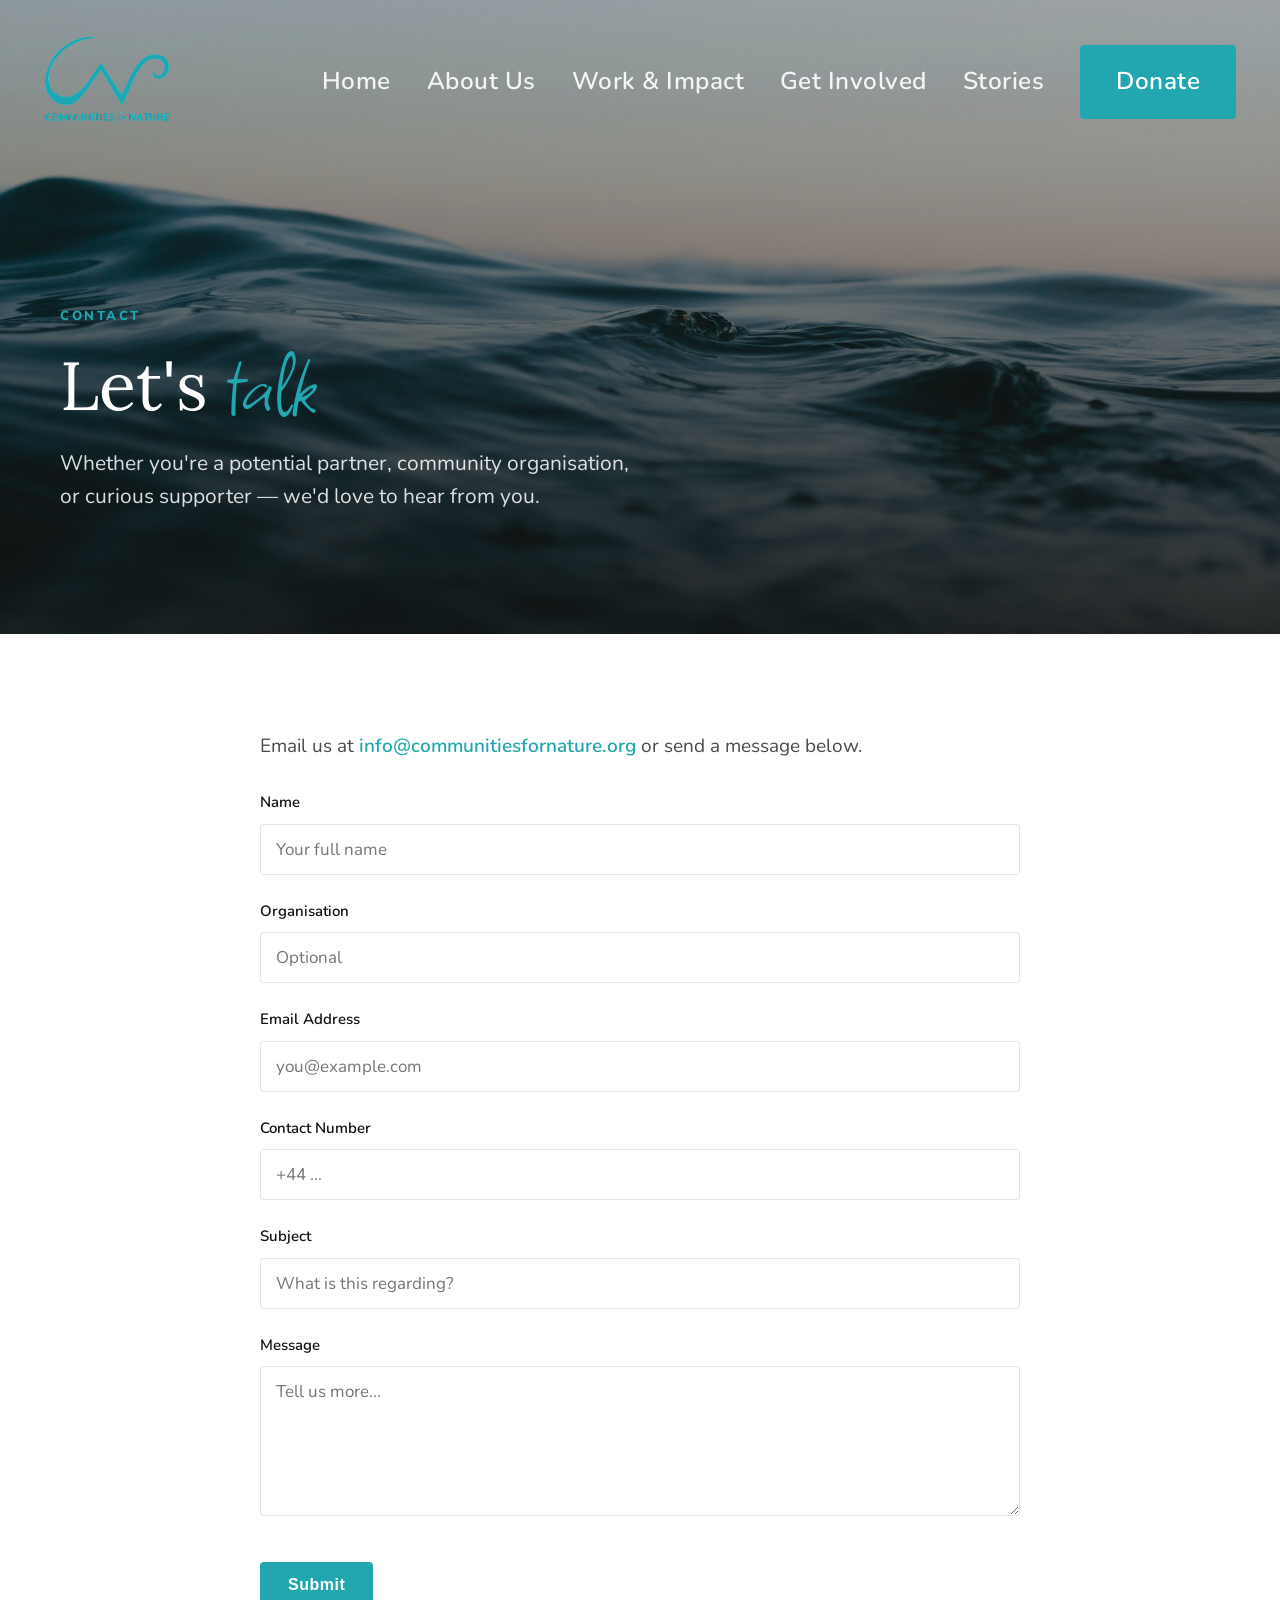
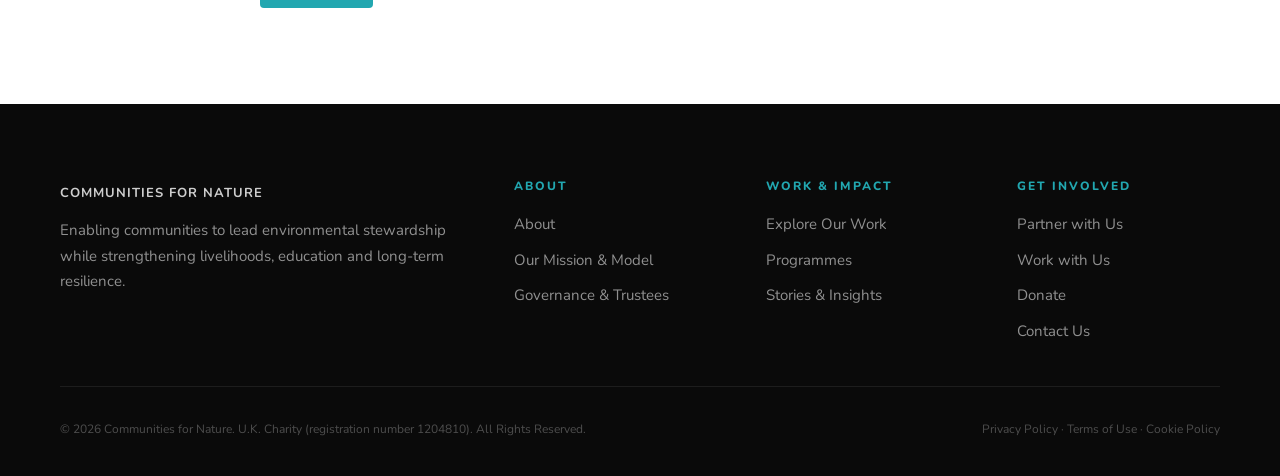
<file: contact.html>
<!DOCTYPE html>
<html lang="en">
<head>
    <meta charset="UTF-8">
    <meta name="viewport" content="width=device-width, initial-scale=1.0">
    <title>Contact — Communities for Nature</title>
    <link href="https://fonts.googleapis.com/css2?family=Lora:ital,wght@0,400;0,500;1,400;1,500&family=Square+Peg&family=Nunito:wght@300;400;500;600;700;800;900&display=swap" rel="stylesheet">
    <link rel="stylesheet" href="styles.css">
</head>
<body>

<nav>
    <div class="nav-logo"><a href="index.html"><img src="assets/logo.png" alt="Communities for Nature"></a></div>
    <div class="nav-links">
        <a href="index.html">Home</a>
        <a href="about.html">About Us</a>
        <a href="work-and-impact.html">Work &amp; Impact</a>
        <a href="get-involved.html">Get Involved</a>
        <a href="stories.html">Stories</a>
        <a href="donate.html" class="nav-cta">Donate</a>
    </div>
    <button class="nav-hamburger" onclick="document.getElementById('mobileMenu').classList.add('open')" aria-label="Menu"><span></span><span></span><span></span></button>
</nav>

<div id="mobileMenu" class="nav-mobile-overlay">
    <button class="nav-mobile-close" onclick="this.parentElement.classList.remove('open')">&times;</button>
    <a href="index.html">Home</a>
    <a href="about.html">About Us</a>
    <a href="work-and-impact.html">Work &amp; Impact</a>
    <a href="get-involved.html">Get Involved</a>
    <a href="stories.html">Stories</a>
    <a href="contact.html">Contact</a>
    <a href="donate.html" class="nav-cta">Donate</a>
</div>

<section class="page-hero" style="background-image: url('library/ai_generated_images/Still_ocean_closeup.jpg');">
    <div class="page-hero-content">
        <span class="section-label">Contact</span>
        <h1>Let's <span class="highlight">talk</span></h1>
        <p>Whether you're a potential partner, community organisation, or curious supporter — we'd love to hear from you.</p>
    </div>
</section>

<section class="content-section">
    <div class="content-narrow">
        <p class="text-body mb-md">Email us at <a href="mailto:info@communitiesfornature.org" class="link-teal">info@communitiesfornature.org</a> or send a message below.</p>

        <form>
            <div class="form-grid">
                <div class="form-group">
                    <label>Name</label>
                    <input type="text" placeholder="Your full name">
                </div>
                <div class="form-group">
                    <label>Organisation</label>
                    <input type="text" placeholder="Optional">
                </div>
                <div class="form-group">
                    <label>Email Address</label>
                    <input type="email" placeholder="you@example.com">
                </div>
                <div class="form-group">
                    <label>Contact Number</label>
                    <input type="tel" placeholder="+44 ...">
                </div>
                <div class="form-group full-width">
                    <label>Subject</label>
                    <input type="text" placeholder="What is this regarding?">
                </div>
                <div class="form-group full-width">
                    <label>Message</label>
                    <textarea placeholder="Tell us more..."></textarea>
                </div>
            </div>
            <button type="submit" class="btn btn-primary mt-md">Submit</button>
        </form>
    </div>
</section>

<footer>
    <div class="footer-grid">
        <div class="footer-about"><strong class="footer-brand">COMMUNITIES FOR NATURE</strong><p>Enabling communities to lead environmental stewardship while strengthening livelihoods, education and long-term resilience.</p></div>
        <div class="footer-col"><h5>About</h5><ul><li><a href="about.html">About</a></li><li><a href="about.html">Our Mission &amp; Model</a></li><li><a href="about.html">Governance &amp; Trustees</a></li></ul></div>
        <div class="footer-col"><h5>Work &amp; Impact</h5><ul><li><a href="work-and-impact.html">Explore Our Work</a></li><li><a href="programmes.html">Programmes</a></li><li><a href="stories.html">Stories &amp; Insights</a></li></ul></div>
        <div class="footer-col"><h5>Get Involved</h5><ul><li><a href="get-involved.html">Partner with Us</a></li><li><a href="get-involved.html#work">Work with Us</a></li><li><a href="donate.html">Donate</a></li><li><a href="contact.html">Contact Us</a></li></ul></div>
    </div>
    <div class="footer-bottom"><span>© 2026 Communities for Nature. U.K. Charity (registration number 1204810). All Rights Reserved.</span><span>Privacy Policy · Terms of Use · Cookie Policy</span></div>
</footer>
<script>window.addEventListener('scroll',()=>{document.querySelector('nav').classList.toggle('scrolled',window.scrollY>60);});</script>
</body>
</html>
</file>
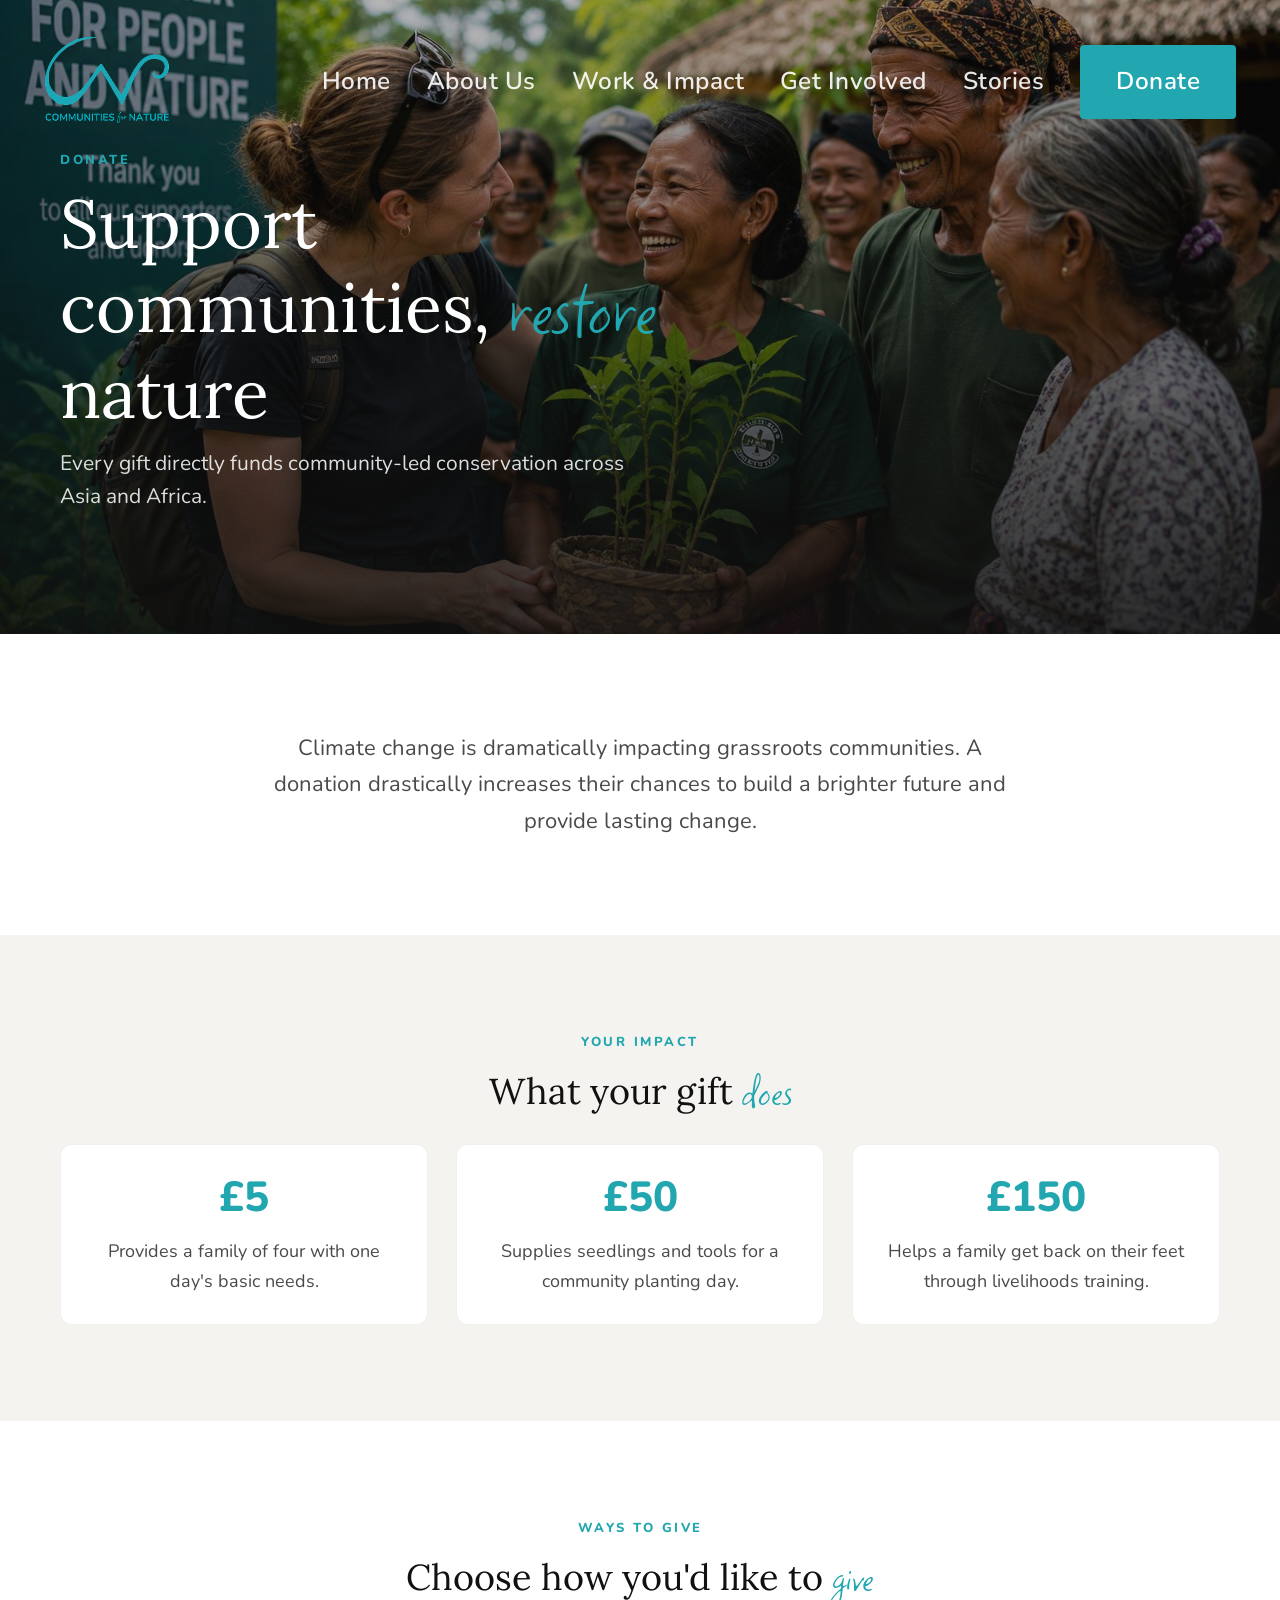
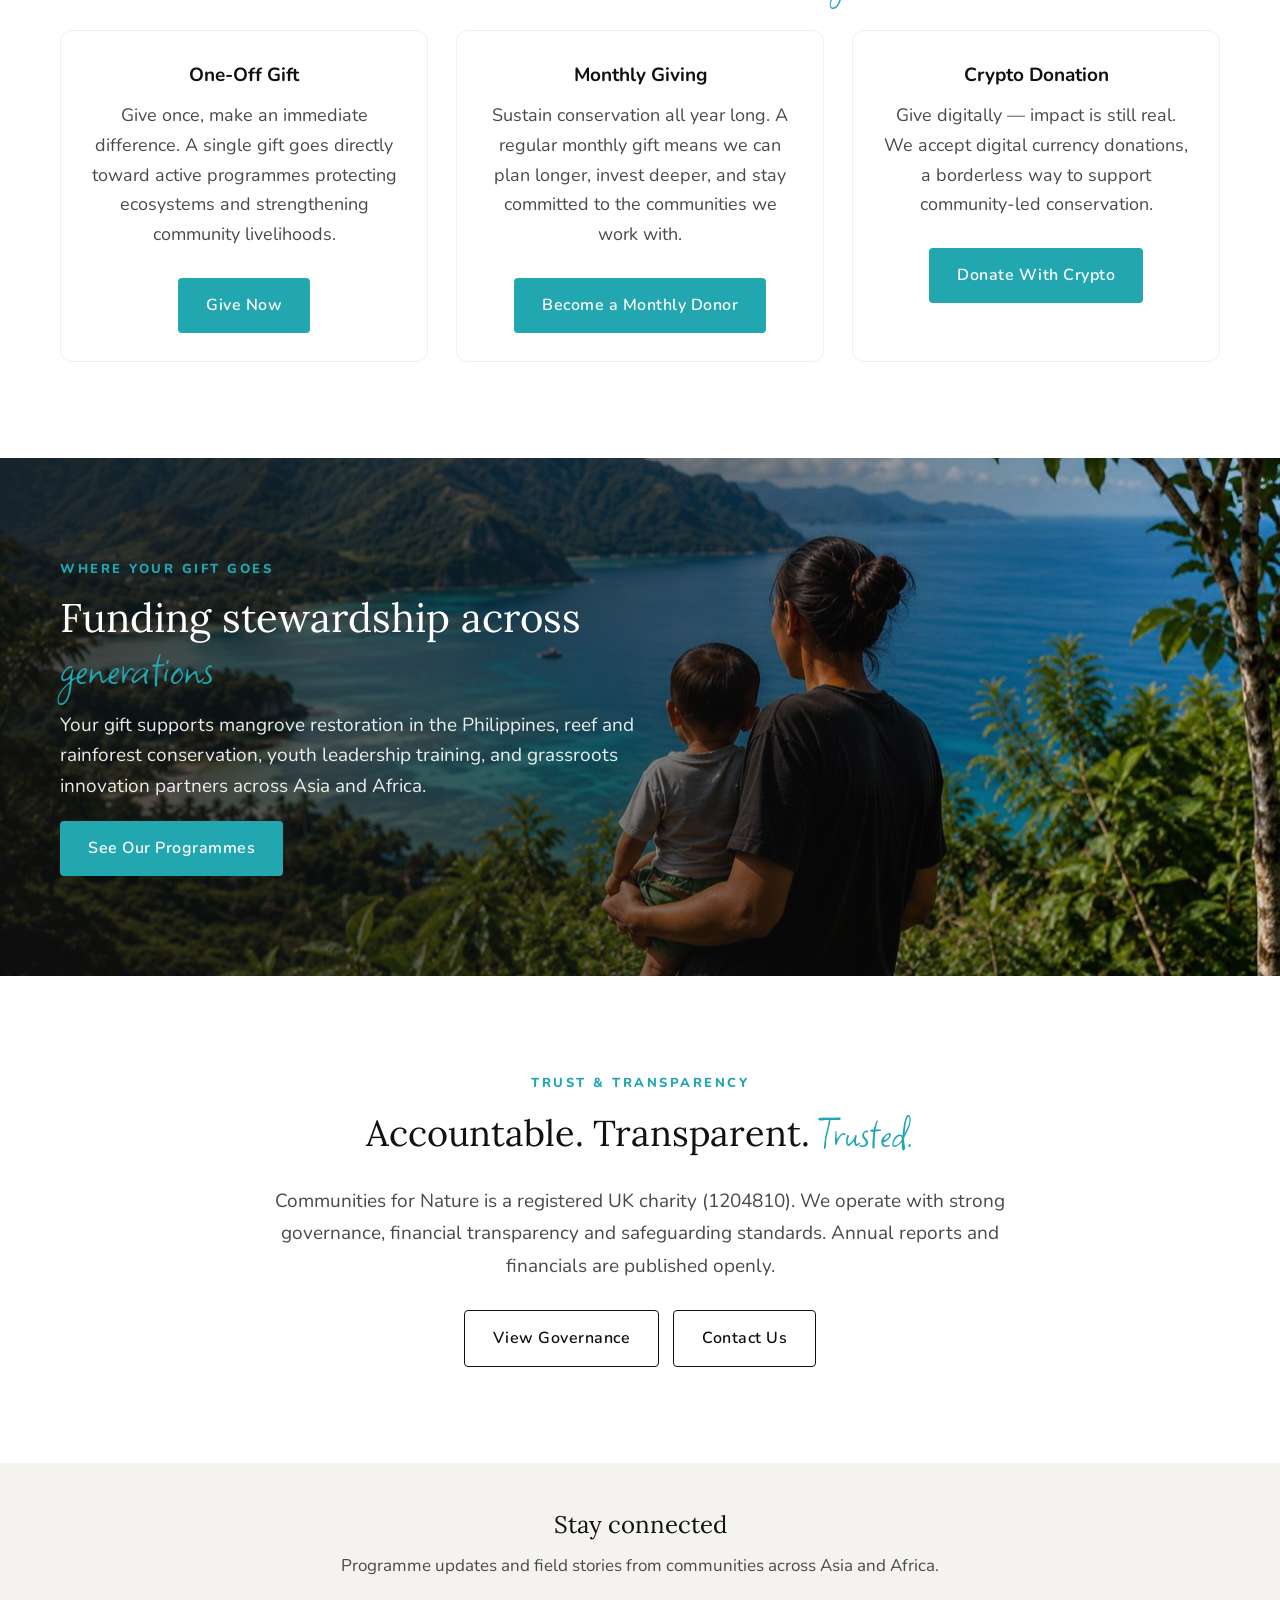
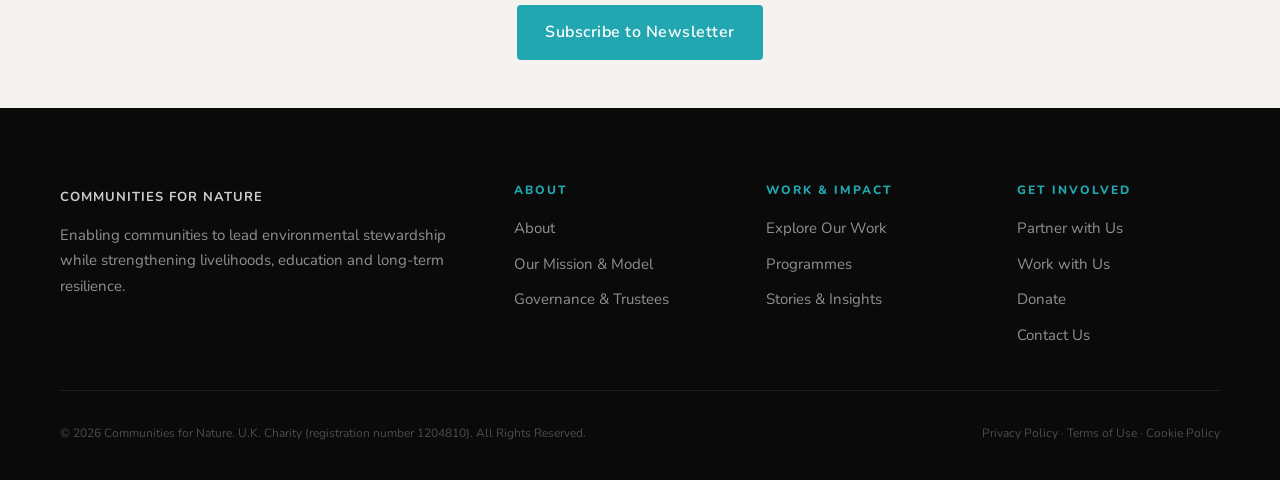
<file: donate.html>
<!DOCTYPE html>
<html lang="en">
<head>
    <meta charset="UTF-8">
    <meta name="viewport" content="width=device-width, initial-scale=1.0">
    <title>Donate — Communities for Nature</title>
    <link href="https://fonts.googleapis.com/css2?family=Lora:ital,wght@0,400;0,500;1,400;1,500&family=Square+Peg&family=Nunito:wght@300;400;500;600;700;800;900&display=swap" rel="stylesheet">
    <link rel="stylesheet" href="styles.css">
</head>
<body>

<nav>
    <div class="nav-logo"><a href="index.html"><img src="assets/logo.png" alt="Communities for Nature"></a></div>
    <div class="nav-links">
        <a href="index.html">Home</a>
        <a href="about.html">About Us</a>
        <a href="work-and-impact.html">Work &amp; Impact</a>
        <a href="get-involved.html">Get Involved</a>
        <a href="stories.html">Stories</a>
        <a href="donate.html" class="nav-cta">Donate</a>
    </div>
    <button class="nav-hamburger" onclick="document.getElementById('mobileMenu').classList.add('open')" aria-label="Menu"><span></span><span></span><span></span></button>
</nav>

<div id="mobileMenu" class="nav-mobile-overlay">
    <button class="nav-mobile-close" onclick="this.parentElement.classList.remove('open')">&times;</button>
    <a href="index.html">Home</a>
    <a href="about.html">About Us</a>
    <a href="work-and-impact.html">Work &amp; Impact</a>
    <a href="get-involved.html">Get Involved</a>
    <a href="stories.html">Stories</a>
    <a href="contact.html">Contact</a>
    <a href="donate.html" class="nav-cta">Donate</a>
</div>

<section class="page-hero" style="background-image: url('library/ai_generated_images/partners_and_donors.jpeg');">
    <div class="page-hero-content">
        <span class="section-label">Donate</span>
        <h1>Support communities, <span class="highlight">restore</span> nature</h1>
        <p>Every gift directly funds community-led conservation across Asia and Africa.</p>
    </div>
</section>

<section class="content-section">
    <div class="content-narrow text-center">
        <p class="lead">Climate change is dramatically impacting grassroots communities. A donation drastically increases their chances to build a brighter future and provide lasting change.</p>
    </div>
</section>

<!-- WHAT YOUR GIFT DOES -->
<section class="content-section bg-off-white">
    <div class="content-wide">
        <div class="text-center max-w-md mx-auto mb-md">
            <span class="section-label">Your Impact</span>
            <h2>What your gift <span class="highlight">does</span></h2>
        </div>
        <div class="three-col-grid">
            <div class="card card-centered">
                <h3 class="text-teal" style="font-size:42px;font-family:'Nunito',sans-serif;font-weight:800;">£5</h3>
                <p>Provides a family of four with one day's basic needs.</p>
            </div>
            <div class="card card-centered">
                <h3 class="text-teal" style="font-size:42px;font-family:'Nunito',sans-serif;font-weight:800;">£50</h3>
                <p>Supplies seedlings and tools for a community planting day.</p>
            </div>
            <div class="card card-centered">
                <h3 class="text-teal" style="font-size:42px;font-family:'Nunito',sans-serif;font-weight:800;">£150</h3>
                <p>Helps a family get back on their feet through livelihoods training.</p>
            </div>
        </div>
    </div>
</section>

<!-- DONATE OPTIONS -->
<section class="content-section">
    <div class="content-wide">
        <div class="text-center max-w-md mx-auto mb-md">
            <span class="section-label">Ways to Give</span>
            <h2>Choose how you'd like to <span class="highlight">give</span></h2>
        </div>

        <div class="three-col-grid">
            <div class="card card-centered">
                <h4>One-Off Gift</h4>
                <p>Give once, make an immediate difference. A single gift goes directly toward active programmes protecting ecosystems and strengthening community livelihoods.</p>
                <a href="#" class="btn btn-primary">Give Now</a>
            </div>
            <div class="card card-centered">
                <h4>Monthly Giving</h4>
                <p>Sustain conservation all year long. A regular monthly gift means we can plan longer, invest deeper, and stay committed to the communities we work with.</p>
                <a href="#" class="btn btn-primary">Become a Monthly Donor</a>
            </div>
            <div class="card card-centered">
                <h4>Crypto Donation</h4>
                <p>Give digitally — impact is still real. We accept digital currency donations, a borderless way to support community-led conservation.</p>
                <a href="#" class="btn btn-primary">Donate With Crypto</a>
            </div>
        </div>
    </div>
</section>

<!-- FEATURE: WHERE IT GOES -->
<div class="feature-image-block" style="background-image: url('library/ai_generated_images/Mother_child_tropical_shoreline.jpeg');">
    <div class="feature-content">
        <span class="section-label">Where Your Gift Goes</span>
        <h2>Funding stewardship across <span class="highlight">generations</span></h2>
        <p>Your gift supports mangrove restoration in the Philippines, reef and rainforest conservation, youth leadership training, and grassroots innovation partners across Asia and Africa.</p>
        <a href="work-and-impact.html" class="btn btn-primary">See Our Programmes</a>
    </div>
</div>

<!-- TRUST -->
<section class="content-section">
    <div class="content-narrow text-center">
        <span class="section-label">Trust &amp; Transparency</span>
        <h2>Accountable. Transparent. <span class="highlight">Trusted.</span></h2>
        <p class="text-body mt-md">Communities for Nature is a registered UK charity (1204810). We operate with strong governance, financial transparency and safeguarding standards. Annual reports and financials are published openly.</p>
        <div class="btn-group justify-center">
            <a href="about.html" class="btn btn-outline-dark">View Governance</a>
            <a href="contact.html" class="btn btn-outline-dark">Contact Us</a>
        </div>
    </div>
</section>

<section class="newsletter-band">
    <h3>Stay connected</h3>
    <p>Programme updates and field stories from communities across Asia and Africa.</p>
    <a href="#" class="btn btn-primary">Subscribe to Newsletter</a>
</section>

<footer>
    <div class="footer-grid">
        <div class="footer-about"><strong class="footer-brand">COMMUNITIES FOR NATURE</strong><p>Enabling communities to lead environmental stewardship while strengthening livelihoods, education and long-term resilience.</p></div>
        <div class="footer-col"><h5>About</h5><ul><li><a href="about.html">About</a></li><li><a href="about.html">Our Mission &amp; Model</a></li><li><a href="about.html">Governance &amp; Trustees</a></li></ul></div>
        <div class="footer-col"><h5>Work &amp; Impact</h5><ul><li><a href="work-and-impact.html">Explore Our Work</a></li><li><a href="programmes.html">Programmes</a></li><li><a href="stories.html">Stories &amp; Insights</a></li></ul></div>
        <div class="footer-col"><h5>Get Involved</h5><ul><li><a href="get-involved.html">Partner with Us</a></li><li><a href="get-involved.html#work">Work with Us</a></li><li><a href="donate.html">Donate</a></li><li><a href="contact.html">Contact Us</a></li></ul></div>
    </div>
    <div class="footer-bottom"><span>© 2026 Communities for Nature. U.K. Charity (registration number 1204810). All Rights Reserved.</span><span>Privacy Policy · Terms of Use · Cookie Policy</span></div>
</footer>
<script>window.addEventListener('scroll',()=>{document.querySelector('nav').classList.toggle('scrolled',window.scrollY>60);});</script>
</body>
</html>
</file>
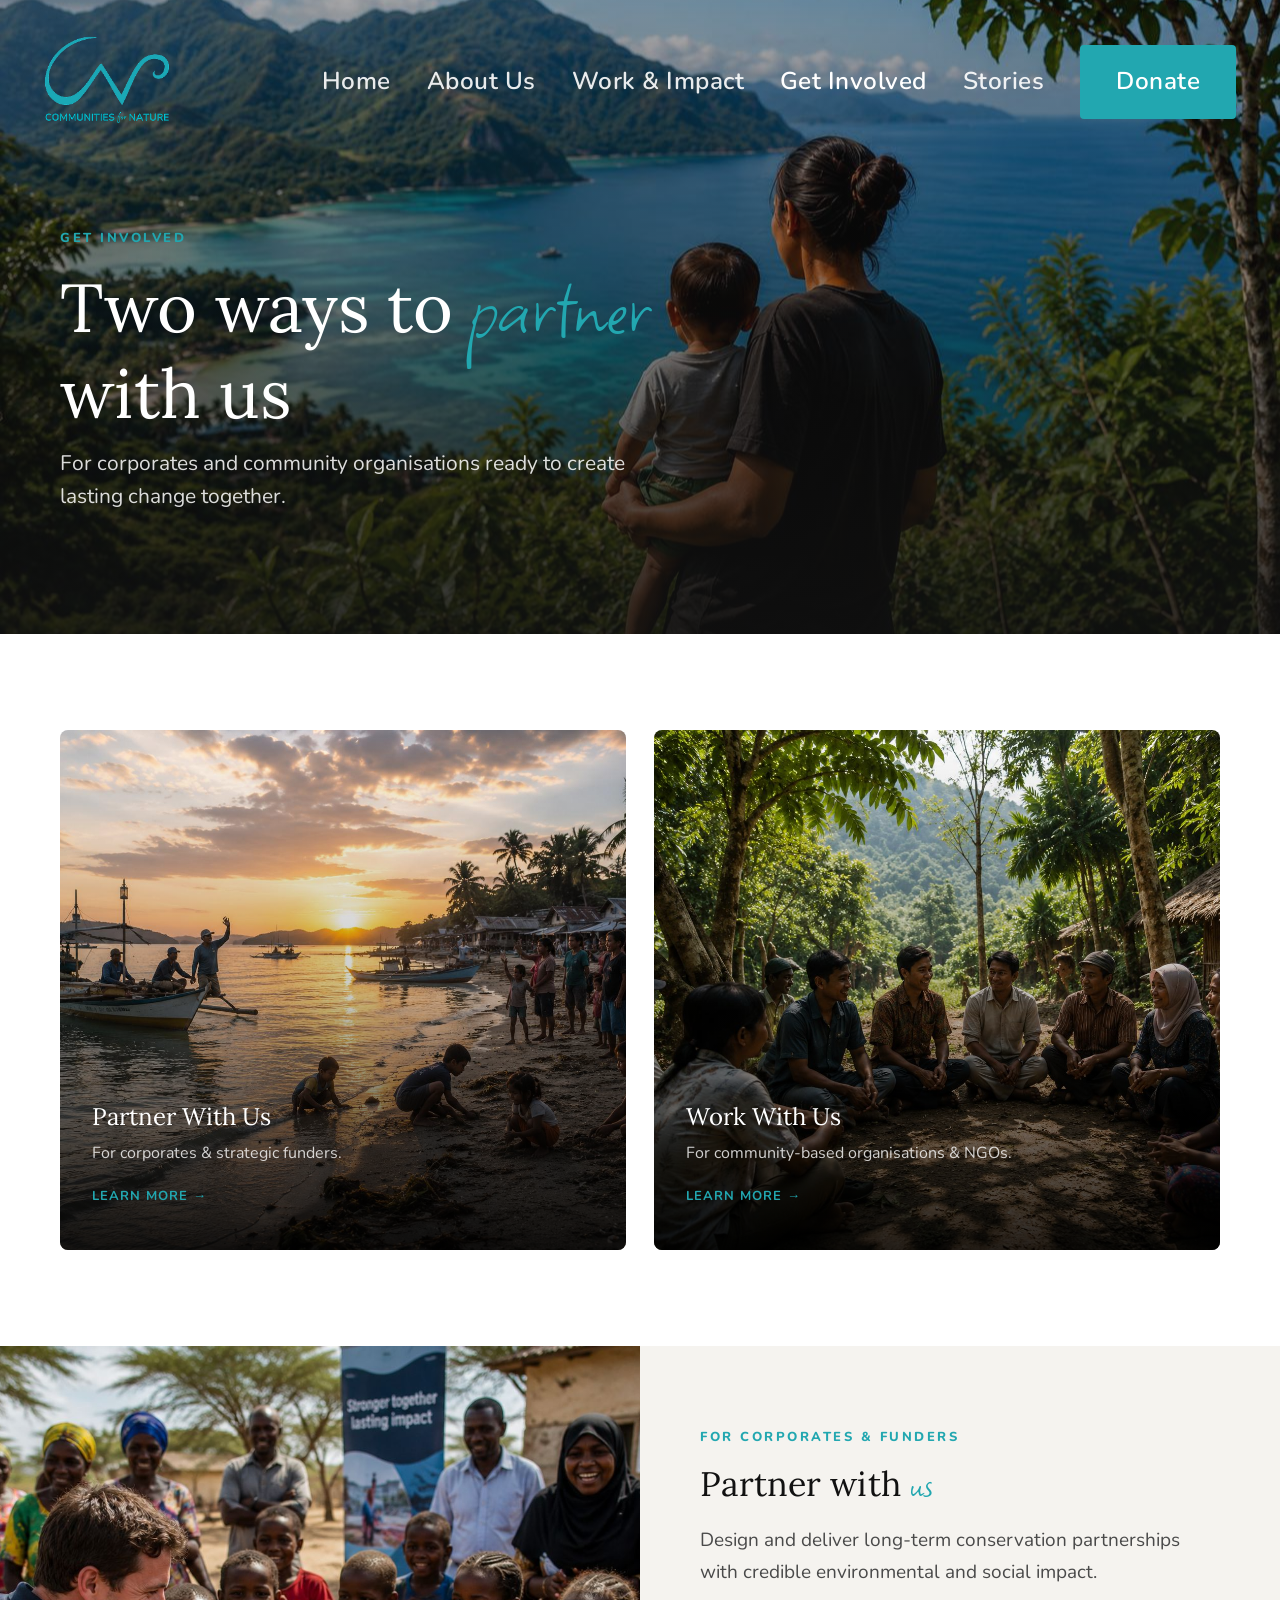
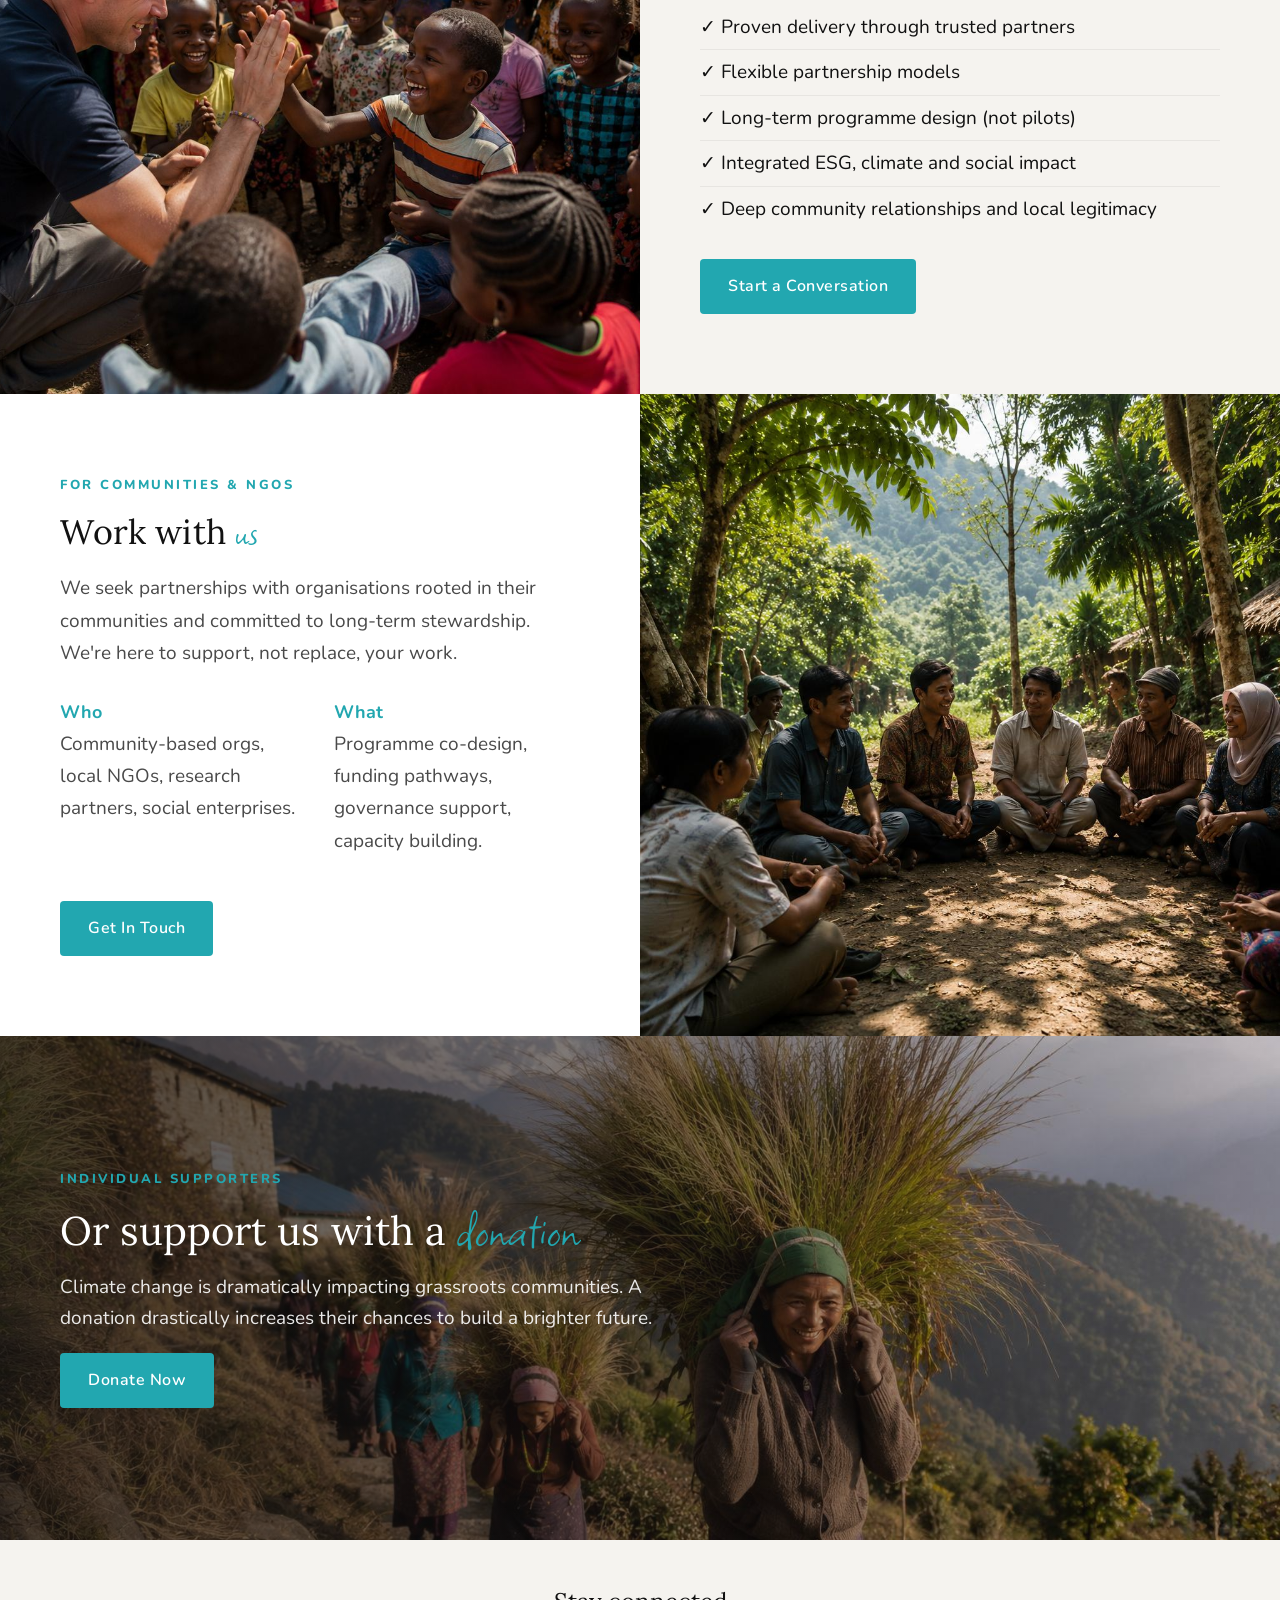
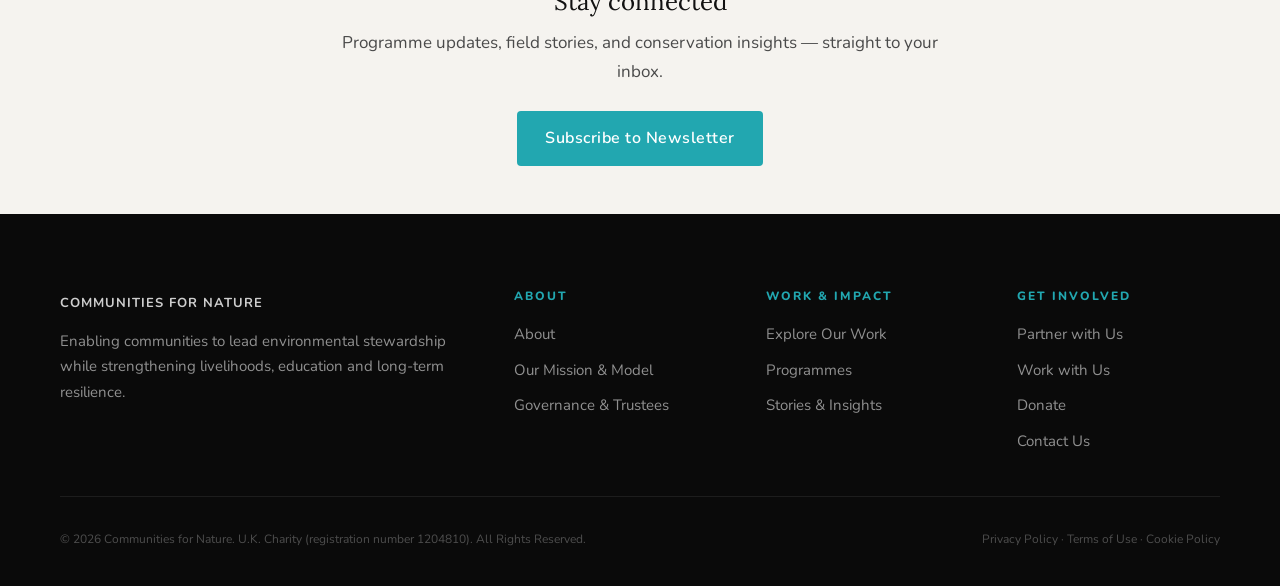
<file: get-involved.html>
<!DOCTYPE html>
<html lang="en">
<head>
    <meta charset="UTF-8">
    <meta name="viewport" content="width=device-width, initial-scale=1.0">
    <title>Get Involved — Communities for Nature</title>
    <link href="https://fonts.googleapis.com/css2?family=Lora:ital,wght@0,400;0,500;1,400;1,500&family=Square+Peg&family=Nunito:wght@300;400;500;600;700;800;900&display=swap" rel="stylesheet">
    <link rel="stylesheet" href="styles.css">
</head>
<body>

<nav>
    <div class="nav-logo"><a href="index.html"><img src="assets/logo.png" alt="Communities for Nature"></a></div>
    <div class="nav-links">
        <a href="index.html">Home</a>
        <a href="about.html">About Us</a>
        <a href="work-and-impact.html">Work &amp; Impact</a>
        <a href="get-involved.html" class="active">Get Involved</a>
        <a href="stories.html">Stories</a>
        <a href="donate.html" class="nav-cta">Donate</a>
    </div>
    <button class="nav-hamburger" onclick="document.getElementById('mobileMenu').classList.add('open')" aria-label="Menu"><span></span><span></span><span></span></button>
</nav>

<div id="mobileMenu" class="nav-mobile-overlay">
    <button class="nav-mobile-close" onclick="this.parentElement.classList.remove('open')">&times;</button>
    <a href="index.html">Home</a>
    <a href="about.html">About Us</a>
    <a href="work-and-impact.html">Work &amp; Impact</a>
    <a href="get-involved.html">Get Involved</a>
    <a href="stories.html">Stories</a>
    <a href="contact.html">Contact</a>
    <a href="donate.html" class="nav-cta">Donate</a>
</div>

<section class="page-hero" style="background-image: url('library/ai_generated_images/Mother_child_tropical_shoreline.jpeg');">
    <div class="page-hero-content">
        <span class="section-label">Get Involved</span>
        <h1>Two ways to <span class="highlight">partner</span> with us</h1>
        <p>For corporates and community organisations ready to create lasting change together.</p>
    </div>
</section>

<!-- QUICK PATHWAYS -->
<section class="content-section">
    <div class="content-wide">
        <div class="two-col-grid">
            <a href="#partner" class="pw-card">
                <img src="library/ai_generated_images/happy_coastal_community_fishing_boat_philippines.jpeg" alt="Partner">
                <div class="pw-card-content">
                    <h3>Partner With Us</h3>
                    <p>For corporates &amp; strategic funders.</p>
                    <span class="pw-link">Learn More →</span>
                </div>
            </a>
            <a href="#work" class="pw-card">
                <img src="library/ai_generated_images/tropical_learning_circle_community.jpeg" alt="Work">
                <div class="pw-card-content">
                    <h3>Work With Us</h3>
                    <p>For community-based organisations &amp; NGOs.</p>
                    <span class="pw-link">Learn More →</span>
                </div>
            </a>
        </div>
    </div>
</section>

<!-- PARTNER WITH US -->
<div class="split-feature bg-off-white" id="partner">
    <div class="split-feature-img" style="background-image: url('library/ai_generated_images/Partner_with_us_strategic_partnerships.jpeg');"></div>
    <div class="split-feature-text">
        <span class="section-label">For Corporates &amp; Funders</span>
        <h2>Partner with <span class="highlight">us</span></h2>
        <p>Design and deliver long-term conservation partnerships with credible environmental and social impact.</p>
        <ul class="checklist">
            <li>✓ Proven delivery through trusted partners</li>
            <li>✓ Flexible partnership models</li>
            <li>✓ Long-term programme design (not pilots)</li>
            <li>✓ Integrated ESG, climate and social impact</li>
            <li>✓ Deep community relationships and local legitimacy</li>
        </ul>
        <div class="btn-group">
            <a href="contact.html" class="btn btn-primary">Start a Conversation</a>
        </div>
    </div>
</div>

<!-- WORK WITH US -->
<div class="split-feature" id="work">
    <div class="split-feature-text">
        <span class="section-label">For Communities &amp; NGOs</span>
        <h2>Work with <span class="highlight">us</span></h2>
        <p>We seek partnerships with organisations rooted in their communities and committed to long-term stewardship. We're here to support, not replace, your work.</p>
        <div class="two-col-grid mt-md">
            <div>
                <h4 class="text-teal">Who</h4>
                <p class="text-body">Community-based orgs, local NGOs, research partners, social enterprises.</p>
            </div>
            <div>
                <h4 class="text-teal">What</h4>
                <p class="text-body">Programme co-design, funding pathways, governance support, capacity building.</p>
            </div>
        </div>
        <div class="btn-group">
            <a href="contact.html" class="btn btn-primary">Get In Touch</a>
        </div>
    </div>
    <div class="split-feature-img" style="background-image: url('library/ai_generated_images/tropical_learning_circle_community.jpeg');"></div>
</div>

<!-- FEATURE: DONATE CTA -->
<div class="feature-image-block" style="background-image: url('library/ai_generated_images/nepal_broom_grass_community_work.jpeg');">
    <div class="feature-content">
        <span class="section-label">Individual Supporters</span>
        <h2>Or support us with a <span class="highlight">donation</span></h2>
        <p>Climate change is dramatically impacting grassroots communities. A donation drastically increases their chances to build a brighter future.</p>
        <a href="donate.html" class="btn btn-primary">Donate Now</a>
    </div>
</div>

<section class="newsletter-band">
    <h3>Stay connected</h3>
    <p>Programme updates, field stories, and conservation insights — straight to your inbox.</p>
    <a href="#" class="btn btn-primary">Subscribe to Newsletter</a>
</section>

<footer>
    <div class="footer-grid">
        <div class="footer-about"><strong class="footer-brand">COMMUNITIES FOR NATURE</strong><p>Enabling communities to lead environmental stewardship while strengthening livelihoods, education and long-term resilience.</p></div>
        <div class="footer-col"><h5>About</h5><ul><li><a href="about.html">About</a></li><li><a href="about.html">Our Mission &amp; Model</a></li><li><a href="about.html">Governance &amp; Trustees</a></li></ul></div>
        <div class="footer-col"><h5>Work &amp; Impact</h5><ul><li><a href="work-and-impact.html">Explore Our Work</a></li><li><a href="programmes.html">Programmes</a></li><li><a href="stories.html">Stories &amp; Insights</a></li></ul></div>
        <div class="footer-col"><h5>Get Involved</h5><ul><li><a href="get-involved.html">Partner with Us</a></li><li><a href="get-involved.html#work">Work with Us</a></li><li><a href="donate.html">Donate</a></li><li><a href="contact.html">Contact Us</a></li></ul></div>
    </div>
    <div class="footer-bottom"><span>© 2026 Communities for Nature. U.K. Charity (registration number 1204810). All Rights Reserved.</span><span>Privacy Policy · Terms of Use · Cookie Policy</span></div>
</footer>
<script>window.addEventListener('scroll',()=>{document.querySelector('nav').classList.toggle('scrolled',window.scrollY>60);});</script>
</body>
</html>
</file>
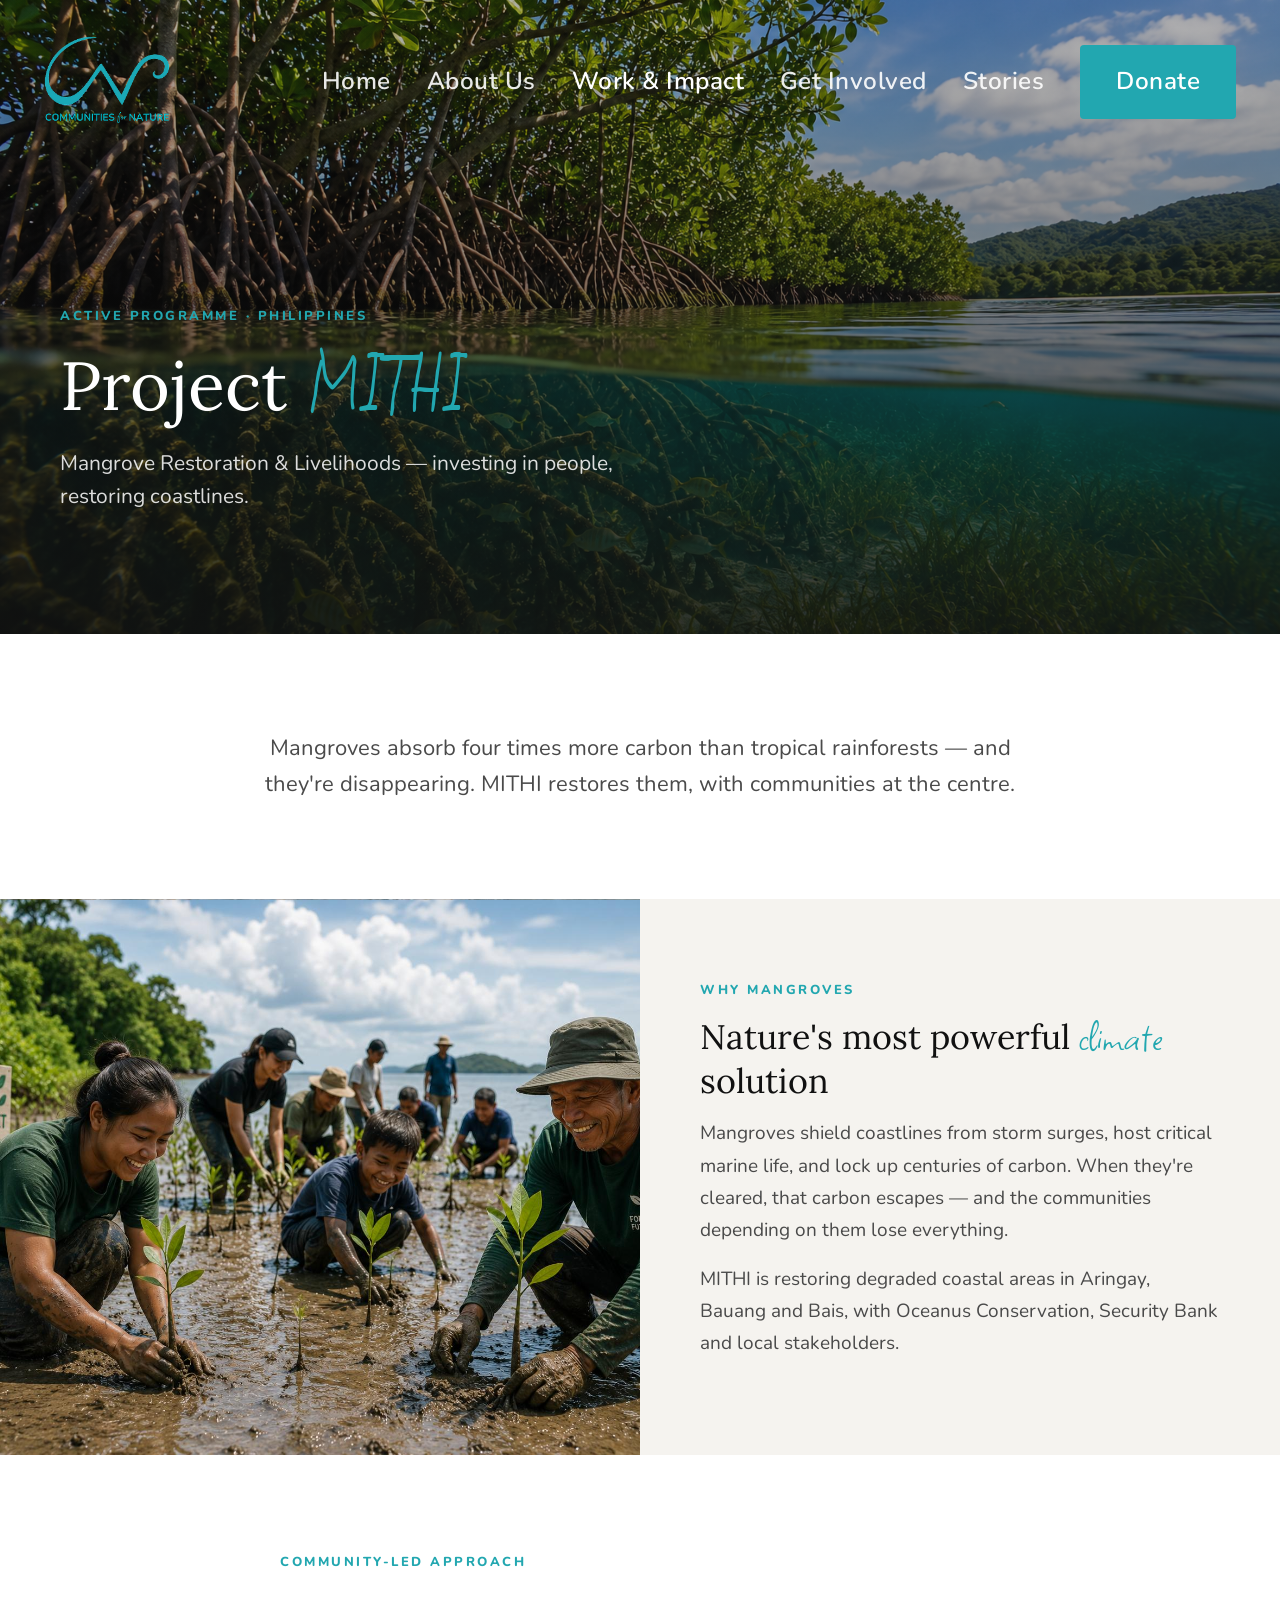
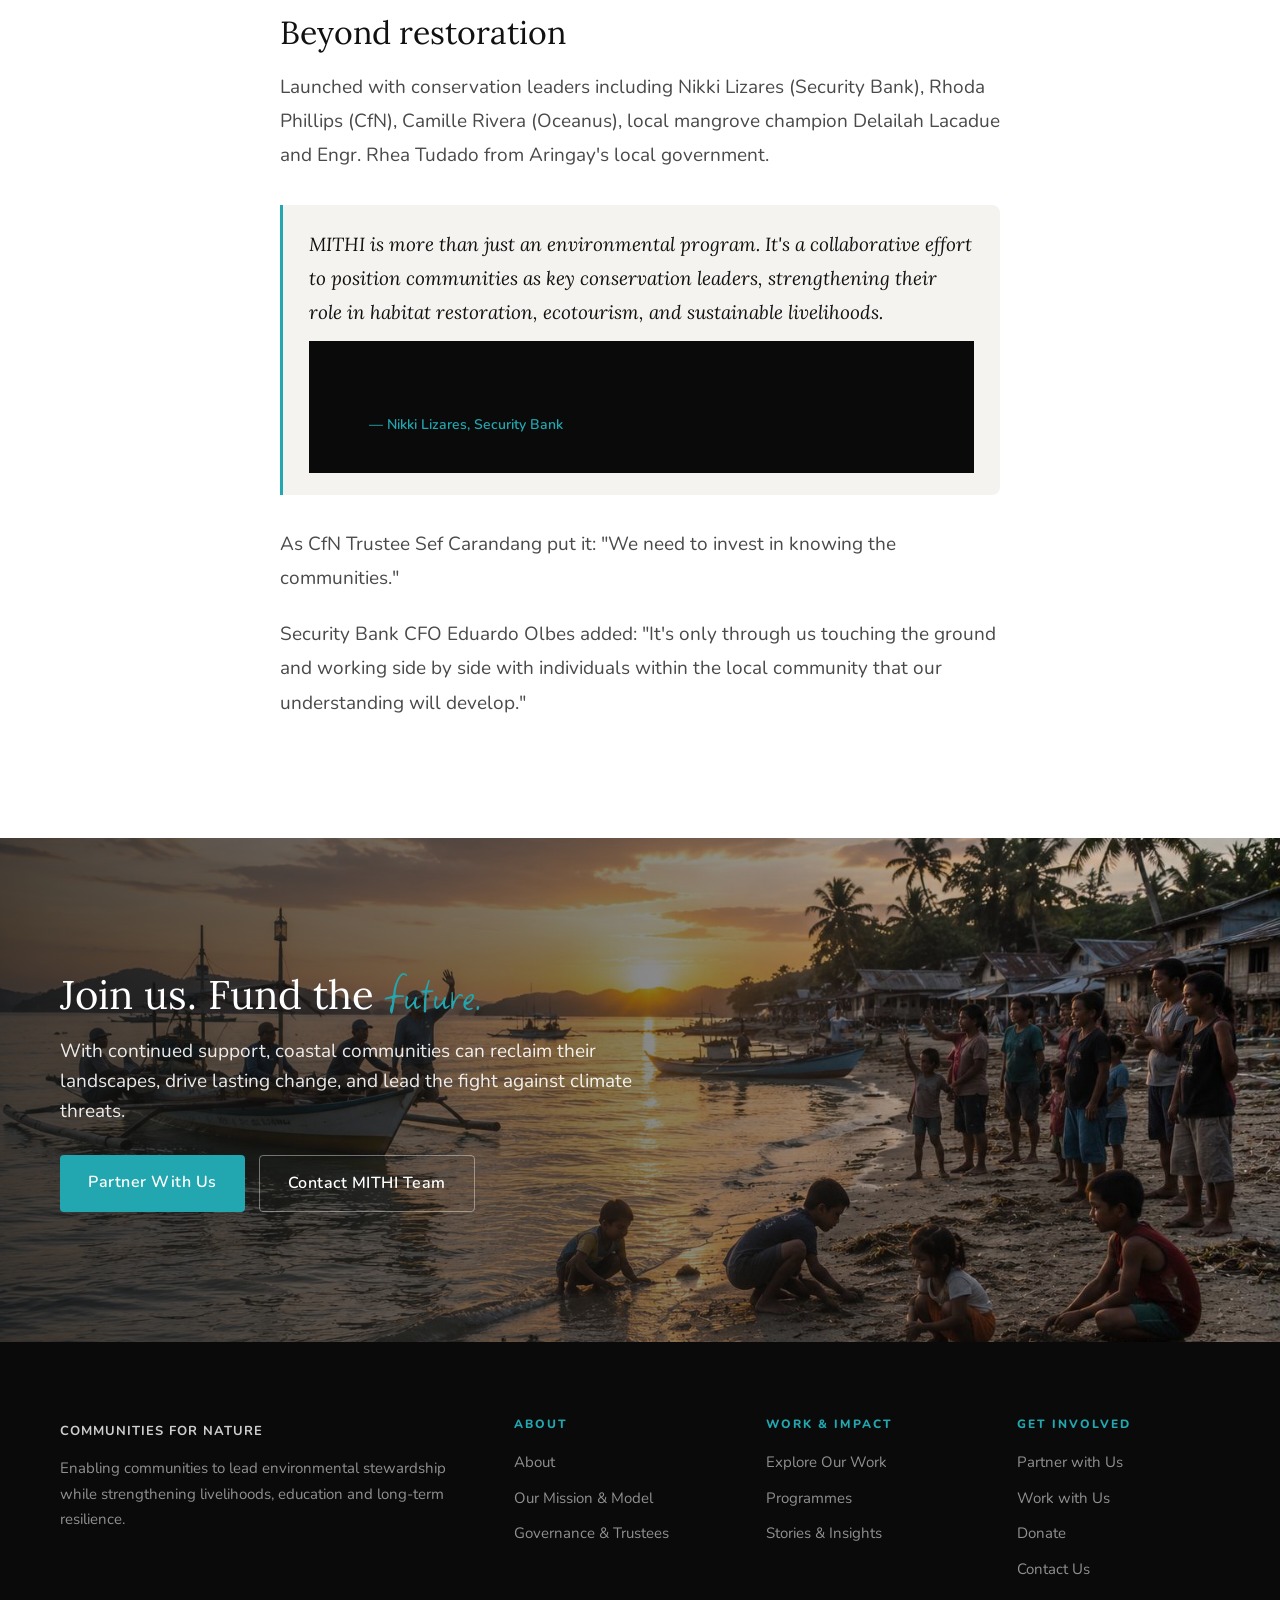
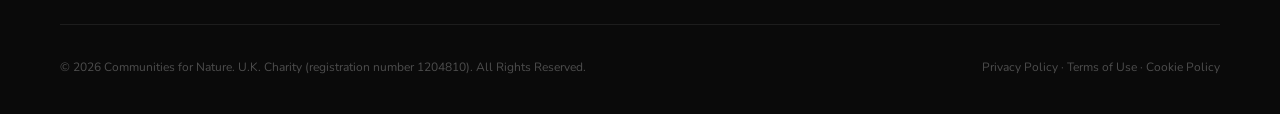
<file: programme-mithi.html>
<!DOCTYPE html>
<html lang="en">
<head>
    <meta charset="UTF-8">
    <meta name="viewport" content="width=device-width, initial-scale=1.0">
    <title>Project MITHI — Communities for Nature</title>
    <link href="https://fonts.googleapis.com/css2?family=Lora:ital,wght@0,400;0,500;1,400;1,500&family=Square+Peg&family=Nunito:wght@300;400;500;600;700;800;900&display=swap" rel="stylesheet">
    <link rel="stylesheet" href="styles.css">
</head>
<body>

<nav>
    <div class="nav-logo"><a href="index.html"><img src="assets/logo.png" alt="Communities for Nature"></a></div>
    <div class="nav-links">
        <a href="index.html">Home</a>
        <a href="about.html">About Us</a>
        <a href="work-and-impact.html" class="active">Work &amp; Impact</a>
        <a href="get-involved.html">Get Involved</a>
        <a href="stories.html">Stories</a>
        <a href="donate.html" class="nav-cta">Donate</a>
    </div>
    <button class="nav-hamburger" onclick="document.getElementById('mobileMenu').classList.add('open')" aria-label="Menu"><span></span><span></span><span></span></button>
</nav>

<div id="mobileMenu" class="nav-mobile-overlay">
    <button class="nav-mobile-close" onclick="this.parentElement.classList.remove('open')">&times;</button>
    <a href="index.html">Home</a>
    <a href="about.html">About Us</a>
    <a href="work-and-impact.html">Work &amp; Impact</a>
    <a href="get-involved.html">Get Involved</a>
    <a href="stories.html">Stories</a>
    <a href="contact.html">Contact</a>
    <a href="donate.html" class="nav-cta">Donate</a>
</div>

<section class="page-hero" style="background-image: url('library/ai_generated_images/Mangroves_above_below_water.png');">
    <div class="page-hero-content">
        <span class="section-label">Active Programme · Philippines</span>
        <h1>Project <span class="highlight">MITHI</span></h1>
        <p>Mangrove Restoration &amp; Livelihoods — investing in people, restoring coastlines.</p>
    </div>
</section>

<section class="content-section">
    <div class="content-narrow text-center">
        <p class="lead">Mangroves absorb four times more carbon than tropical rainforests — and they're disappearing. MITHI restores them, with communities at the centre.</p>
    </div>
</section>

<!-- SPLIT: WHY MANGROVES -->
<div class="split-feature bg-off-white">
    <div class="split-feature-img" style="background-image: url('library/ai_generated_images/community_mangrove_planting.jpeg');"></div>
    <div class="split-feature-text">
        <span class="section-label">Why Mangroves</span>
        <h2>Nature's most powerful <span class="highlight">climate</span> solution</h2>
        <p>Mangroves shield coastlines from storm surges, host critical marine life, and lock up centuries of carbon. When they're cleared, that carbon escapes — and the communities depending on them lose everything.</p>
        <p>MITHI is restoring degraded coastal areas in Aringay, Bauang and Bais, with Oceanus Conservation, Security Bank and local stakeholders.</p>
    </div>
</div>

<!-- ARTICLE / VOICES -->
<section class="content-section">
    <div class="article-content">
        <span class="section-label">Community-Led Approach</span>
        <h2>Beyond restoration</h2>
        <p>Launched with conservation leaders including Nikki Lizares (Security Bank), Rhoda Phillips (CfN), Camille Rivera (Oceanus), local mangrove champion Delailah Lacadue and Engr. Rhea Tudado from Aringay's local government.</p>

        <blockquote>
            <p>MITHI is more than just an environmental program. It's a collaborative effort to position communities as key conservation leaders, strengthening their role in habitat restoration, ecotourism, and sustainable livelihoods.</p>
            <footer>— Nikki Lizares, Security Bank</footer>
        </blockquote>

        <p>As CfN Trustee Sef Carandang put it: "We need to invest in knowing the communities."</p>
        <p>Security Bank CFO Eduardo Olbes added: "It's only through us touching the ground and working side by side with individuals within the local community that our understanding will develop."</p>
    </div>
</section>

<!-- FEATURE: JOIN -->
<div class="feature-image-block" style="background-image: url('library/ai_generated_images/happy_coastal_community_fishing_boat_philippines.jpeg');">
    <div class="feature-content">
        <h2>Join us. Fund the <span class="highlight">future.</span></h2>
        <p>With continued support, coastal communities can reclaim their landscapes, drive lasting change, and lead the fight against climate threats.</p>
        <div class="btn-group">
            <a href="get-involved.html" class="btn btn-primary">Partner With Us</a>
            <a href="contact.html" class="btn btn-outline">Contact MITHI Team</a>
        </div>
    </div>
</div>

<footer>
    <div class="footer-grid">
        <div class="footer-about"><strong class="footer-brand">COMMUNITIES FOR NATURE</strong><p>Enabling communities to lead environmental stewardship while strengthening livelihoods, education and long-term resilience.</p></div>
        <div class="footer-col"><h5>About</h5><ul><li><a href="about.html">About</a></li><li><a href="about.html">Our Mission &amp; Model</a></li><li><a href="about.html">Governance &amp; Trustees</a></li></ul></div>
        <div class="footer-col"><h5>Work &amp; Impact</h5><ul><li><a href="work-and-impact.html">Explore Our Work</a></li><li><a href="programmes.html">Programmes</a></li><li><a href="stories.html">Stories &amp; Insights</a></li></ul></div>
        <div class="footer-col"><h5>Get Involved</h5><ul><li><a href="get-involved.html">Partner with Us</a></li><li><a href="get-involved.html#work">Work with Us</a></li><li><a href="donate.html">Donate</a></li><li><a href="contact.html">Contact Us</a></li></ul></div>
    </div>
    <div class="footer-bottom"><span>© 2026 Communities for Nature. U.K. Charity (registration number 1204810). All Rights Reserved.</span><span>Privacy Policy · Terms of Use · Cookie Policy</span></div>
</footer>
<script>window.addEventListener('scroll',()=>{document.querySelector('nav').classList.toggle('scrolled',window.scrollY>60);});</script>
</body>
</html>
</file>
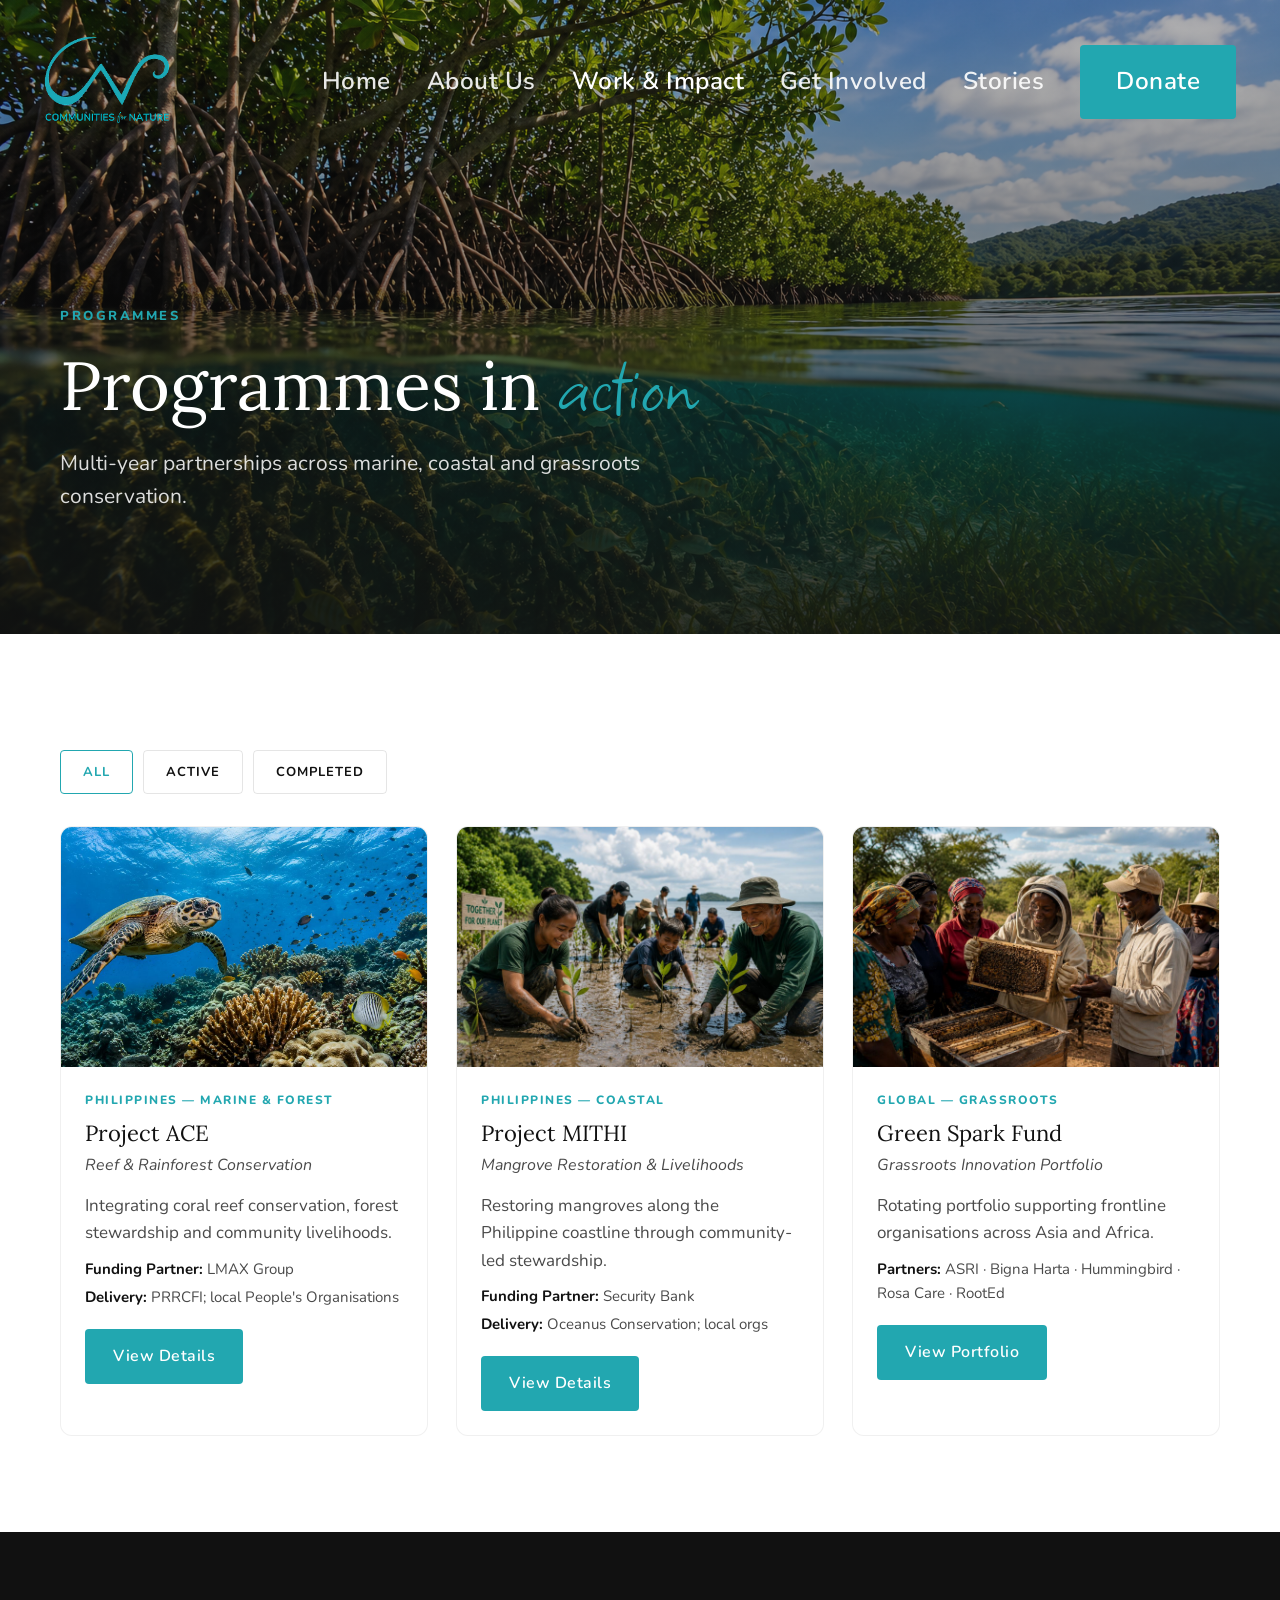
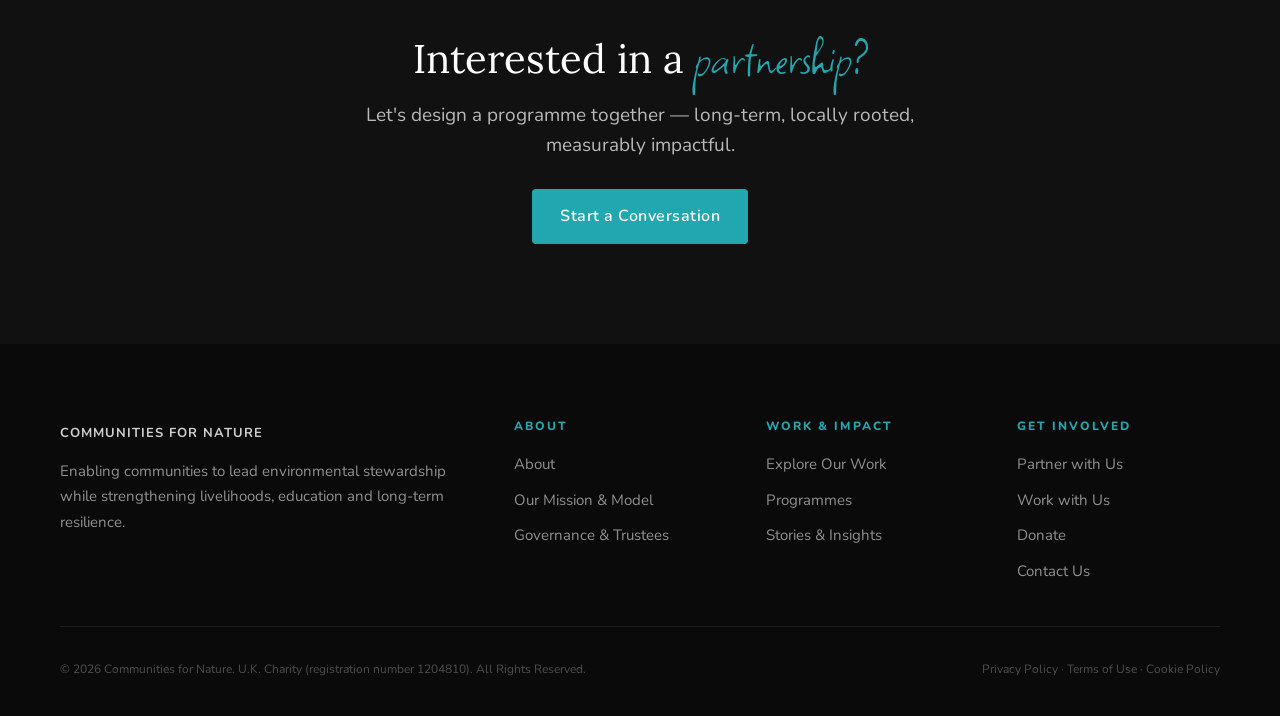
<file: programmes.html>
<!DOCTYPE html>
<html lang="en">
<head>
    <meta charset="UTF-8">
    <meta name="viewport" content="width=device-width, initial-scale=1.0">
    <title>Programmes — Communities for Nature</title>
    <link href="https://fonts.googleapis.com/css2?family=Lora:ital,wght@0,400;0,500;1,400;1,500&family=Square+Peg&family=Nunito:wght@300;400;500;600;700;800;900&display=swap" rel="stylesheet">
    <link rel="stylesheet" href="styles.css">
</head>
<body>

<nav>
    <div class="nav-logo"><a href="index.html"><img src="assets/logo.png" alt="Communities for Nature"></a></div>
    <div class="nav-links">
        <a href="index.html">Home</a>
        <a href="about.html">About Us</a>
        <a href="work-and-impact.html" class="active">Work &amp; Impact</a>
        <a href="get-involved.html">Get Involved</a>
        <a href="stories.html">Stories</a>
        <a href="donate.html" class="nav-cta">Donate</a>
    </div>
    <button class="nav-hamburger" onclick="document.getElementById('mobileMenu').classList.add('open')" aria-label="Menu"><span></span><span></span><span></span></button>
</nav>

<div id="mobileMenu" class="nav-mobile-overlay">
    <button class="nav-mobile-close" onclick="this.parentElement.classList.remove('open')">&times;</button>
    <a href="index.html">Home</a>
    <a href="about.html">About Us</a>
    <a href="work-and-impact.html">Work &amp; Impact</a>
    <a href="get-involved.html">Get Involved</a>
    <a href="stories.html">Stories</a>
    <a href="contact.html">Contact</a>
    <a href="donate.html" class="nav-cta">Donate</a>
</div>

<section class="page-hero" style="background-image: url('library/ai_generated_images/Mangroves_above_below_water.png');">
    <div class="page-hero-content">
        <span class="section-label">Programmes</span>
        <h1>Programmes in <span class="highlight">action</span></h1>
        <p>Multi-year partnerships across marine, coastal and grassroots conservation.</p>
    </div>
</section>

<section class="content-section">
    <div class="content-wide">
        <div class="filter-tabs">
            <span class="filter-tab active">All</span>
            <span class="filter-tab">Active</span>
            <span class="filter-tab">Completed</span>
        </div>

        <div class="three-col-grid">
            <div class="programme-card">
                <div class="programme-card-img"><img src="library/ai_generated_images/sea_turtle_underwater_coral_reef_ACE.jpeg" alt="Reef and rainforest"></div>
                <div class="programme-card-body">
                    <p class="region">Philippines — Marine &amp; Forest</p>
                    <h3>Project ACE</h3>
                    <p class="subtitle">Reef &amp; Rainforest Conservation</p>
                    <p>Integrating coral reef conservation, forest stewardship and community livelihoods.</p>
                    <p class="meta-info"><strong>Funding Partner:</strong> LMAX Group</p>
                    <p class="meta-info"><strong>Delivery:</strong> PRRCFI; local People's Organisations</p>
                    <a href="programme-mithi.html" class="btn btn-primary">View Details</a>
                </div>
            </div>
            <div class="programme-card">
                <div class="programme-card-img"><img src="library/ai_generated_images/community_mangrove_planting.jpeg" alt="Mangrove restoration"></div>
                <div class="programme-card-body">
                    <p class="region">Philippines — Coastal</p>
                    <h3>Project MITHI</h3>
                    <p class="subtitle">Mangrove Restoration &amp; Livelihoods</p>
                    <p>Restoring mangroves along the Philippine coastline through community-led stewardship.</p>
                    <p class="meta-info"><strong>Funding Partner:</strong> Security Bank</p>
                    <p class="meta-info"><strong>Delivery:</strong> Oceanus Conservation; local orgs</p>
                    <a href="programme-mithi.html" class="btn btn-primary">View Details</a>
                </div>
            </div>
            <div class="programme-card">
                <div class="programme-card-img"><img src="library/ai_generated_images/conservation_bee_keeping_green_spark_fund.jpeg" alt="Grassroots conservation"></div>
                <div class="programme-card-body">
                    <p class="region">Global — Grassroots</p>
                    <h3>Green Spark Fund</h3>
                    <p class="subtitle">Grassroots Innovation Portfolio</p>
                    <p>Rotating portfolio supporting frontline organisations across Asia and Africa.</p>
                    <p class="meta-info"><strong>Partners:</strong> ASRI · Bigna Harta · Hummingbird · Rosa Care · RootEd</p>
                    <a href="programmes.html" class="btn btn-primary">View Portfolio</a>
                </div>
            </div>
        </div>
    </div>
</section>

<!-- CTA -->
<section class="cta-band">
    <h2>Interested in a <span class="highlight">partnership?</span></h2>
    <p>Let's design a programme together — long-term, locally rooted, measurably impactful.</p>
    <a href="contact.html" class="btn btn-primary">Start a Conversation</a>
</section>

<footer>
    <div class="footer-grid">
        <div class="footer-about"><strong class="footer-brand">COMMUNITIES FOR NATURE</strong><p>Enabling communities to lead environmental stewardship while strengthening livelihoods, education and long-term resilience.</p></div>
        <div class="footer-col"><h5>About</h5><ul><li><a href="about.html">About</a></li><li><a href="about.html">Our Mission &amp; Model</a></li><li><a href="about.html">Governance &amp; Trustees</a></li></ul></div>
        <div class="footer-col"><h5>Work &amp; Impact</h5><ul><li><a href="work-and-impact.html">Explore Our Work</a></li><li><a href="programmes.html">Programmes</a></li><li><a href="stories.html">Stories &amp; Insights</a></li></ul></div>
        <div class="footer-col"><h5>Get Involved</h5><ul><li><a href="get-involved.html">Partner with Us</a></li><li><a href="get-involved.html#work">Work with Us</a></li><li><a href="donate.html">Donate</a></li><li><a href="contact.html">Contact Us</a></li></ul></div>
    </div>
    <div class="footer-bottom"><span>© 2026 Communities for Nature. U.K. Charity (registration number 1204810). All Rights Reserved.</span><span>Privacy Policy · Terms of Use · Cookie Policy</span></div>
</footer>
<script>window.addEventListener('scroll',()=>{document.querySelector('nav').classList.toggle('scrolled',window.scrollY>60);});</script>
</body>
</html>
</file>
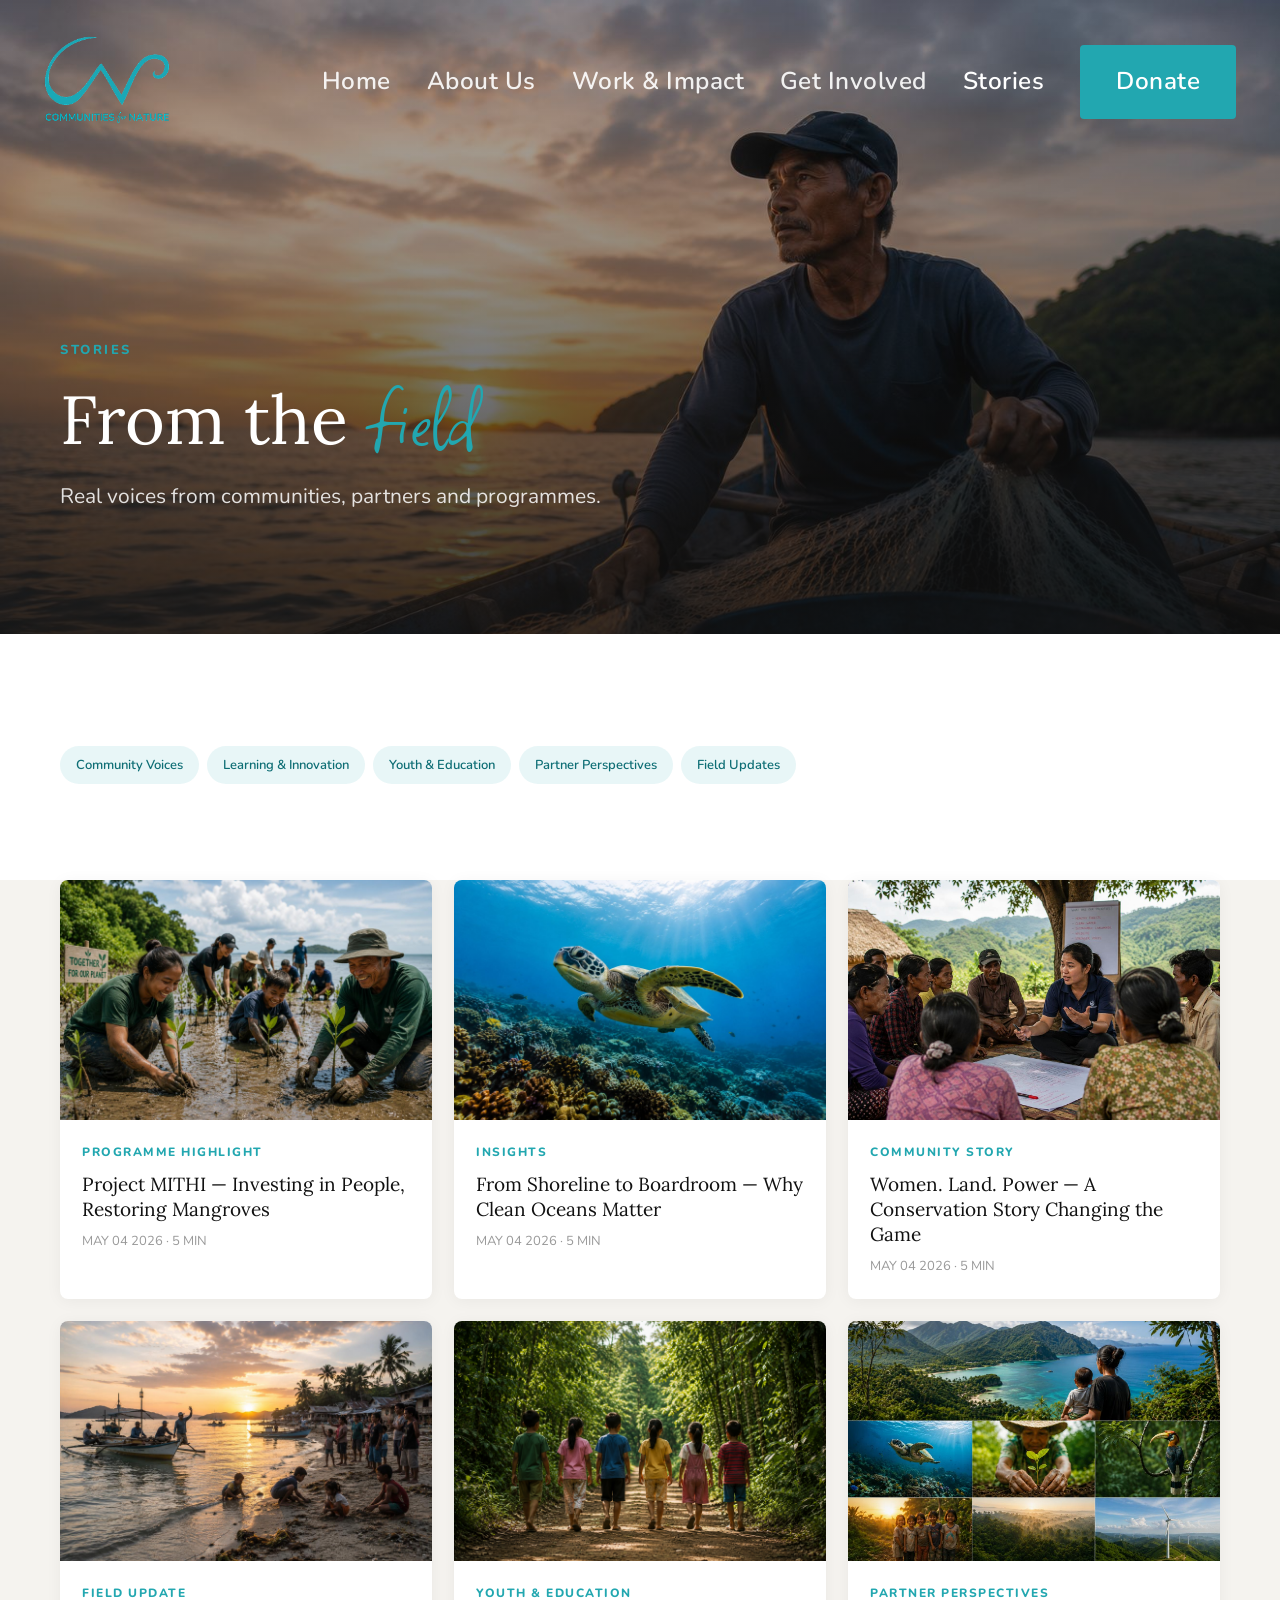
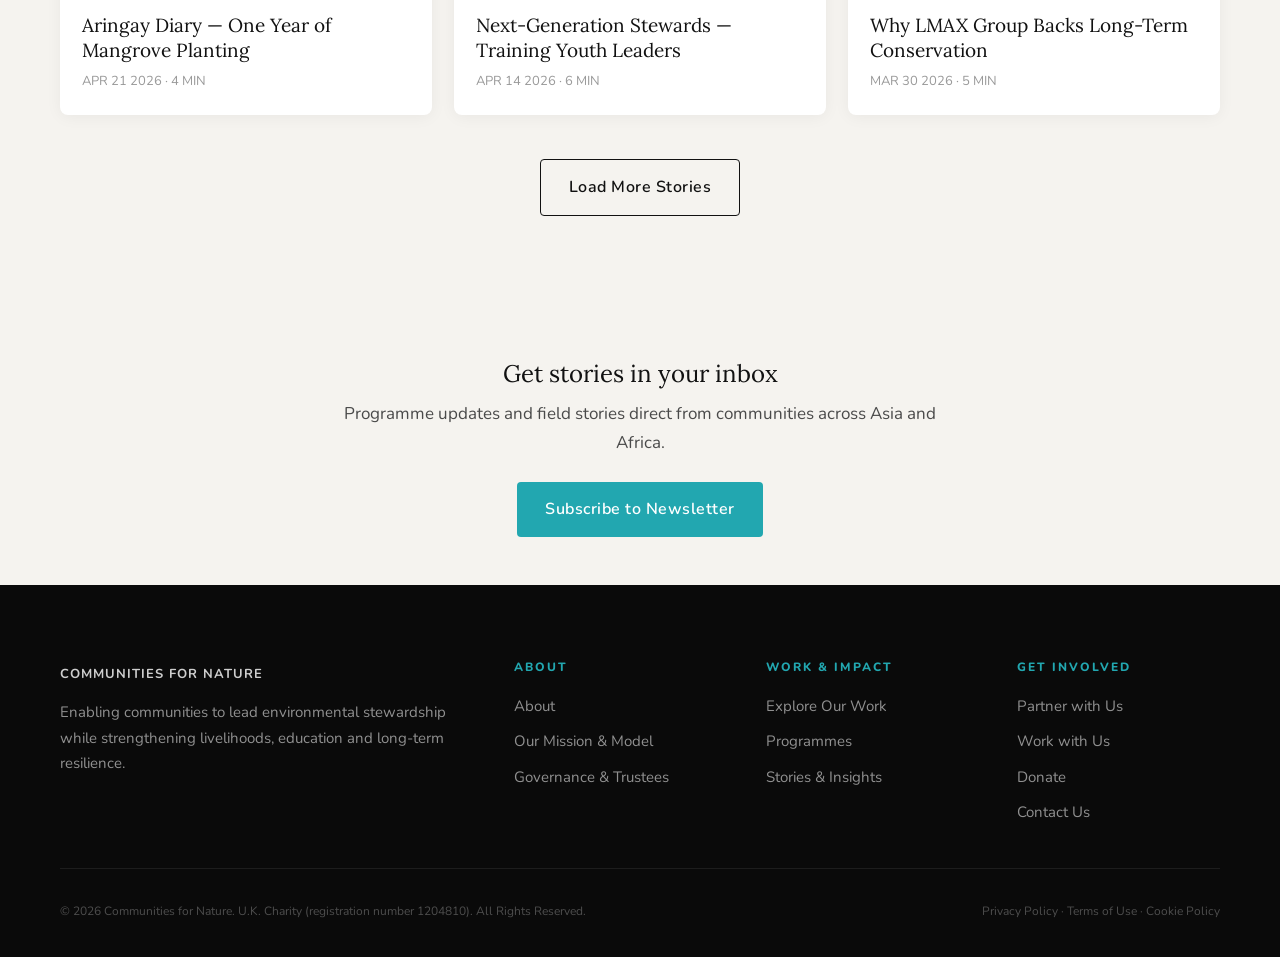
<file: stories.html>
<!DOCTYPE html>
<html lang="en">
<head>
    <meta charset="UTF-8">
    <meta name="viewport" content="width=device-width, initial-scale=1.0">
    <title>Stories &amp; Insights — Communities for Nature</title>
    <link href="https://fonts.googleapis.com/css2?family=Lora:ital,wght@0,400;0,500;1,400;1,500&family=Square+Peg&family=Nunito:wght@300;400;500;600;700;800;900&display=swap" rel="stylesheet">
    <link rel="stylesheet" href="styles.css">
</head>
<body>

<nav>
    <div class="nav-logo"><a href="index.html"><img src="assets/logo.png" alt="Communities for Nature"></a></div>
    <div class="nav-links">
        <a href="index.html">Home</a>
        <a href="about.html">About Us</a>
        <a href="work-and-impact.html">Work &amp; Impact</a>
        <a href="get-involved.html">Get Involved</a>
        <a href="stories.html" class="active">Stories</a>
        <a href="donate.html" class="nav-cta">Donate</a>
    </div>
    <button class="nav-hamburger" onclick="document.getElementById('mobileMenu').classList.add('open')" aria-label="Menu"><span></span><span></span><span></span></button>
</nav>

<div id="mobileMenu" class="nav-mobile-overlay">
    <button class="nav-mobile-close" onclick="this.parentElement.classList.remove('open')">&times;</button>
    <a href="index.html">Home</a>
    <a href="about.html">About Us</a>
    <a href="work-and-impact.html">Work &amp; Impact</a>
    <a href="get-involved.html">Get Involved</a>
    <a href="stories.html">Stories</a>
    <a href="contact.html">Contact</a>
    <a href="donate.html" class="nav-cta">Donate</a>
</div>

<section class="page-hero" style="background-image: url('library/ai_generated_images/filipino_fisherman_at_sea_sunset_closeup.jpeg');">
    <div class="page-hero-content">
        <span class="section-label">Stories</span>
        <h1>From the <span class="highlight">field</span></h1>
        <p>Real voices from communities, partners and programmes.</p>
    </div>
</section>

<section class="content-section">
    <div class="content-wide">
        <div class="category-tags">
            <span class="category-tag">Community Voices</span>
            <span class="category-tag">Learning &amp; Innovation</span>
            <span class="category-tag">Youth &amp; Education</span>
            <span class="category-tag">Partner Perspectives</span>
            <span class="category-tag">Field Updates</span>
        </div>
    </div>
</section>

<section class="content-section bg-off-white" style="padding-top: 0;">
    <div class="content-wide">
        <div class="story-strip">
            <a href="story-mithi.html" class="story-item">
                <div class="story-item-img"><img src="library/ai_generated_images/community_mangrove_planting.jpeg" alt="MITHI"></div>
                <div class="story-item-body">
                    <span class="tag">Programme Highlight</span>
                    <h3>Project MITHI — Investing in People, Restoring Mangroves</h3>
                    <p class="meta">MAY 04 2026 · 5 MIN</p>
                </div>
            </a>
            <div class="story-item">
                <div class="story-item-img"><img src="library/ai_generated_images/sea_turtle_underwater.jpeg" alt="Clean oceans"></div>
                <div class="story-item-body">
                    <span class="tag">Insights</span>
                    <h3>From Shoreline to Boardroom — Why Clean Oceans Matter</h3>
                    <p class="meta">MAY 04 2026 · 5 MIN</p>
                </div>
            </div>
            <div class="story-item">
                <div class="story-item-img"><img src="library/ai_generated_images/community_organising_women_empowerment.jpeg" alt="Women in conservation"></div>
                <div class="story-item-body">
                    <span class="tag">Community Story</span>
                    <h3>Women. Land. Power — A Conservation Story Changing the Game</h3>
                    <p class="meta">MAY 04 2026 · 5 MIN</p>
                </div>
            </div>
            <div class="story-item">
                <div class="story-item-img"><img src="library/ai_generated_images/happy_coastal_community_fishing_boat_philippines.jpeg" alt="Coastal communities"></div>
                <div class="story-item-body">
                    <span class="tag">Field Update</span>
                    <h3>Aringay Diary — One Year of Mangrove Planting</h3>
                    <p class="meta">APR 21 2026 · 4 MIN</p>
                </div>
            </div>
            <div class="story-item">
                <div class="story-item-img"><img src="library/ai_generated_images/Tropical_children_walking_along_trail.png" alt="Youth"></div>
                <div class="story-item-body">
                    <span class="tag">Youth &amp; Education</span>
                    <h3>Next-Generation Stewards — Training Youth Leaders</h3>
                    <p class="meta">APR 14 2026 · 6 MIN</p>
                </div>
            </div>
            <div class="story-item">
                <div class="story-item-img"><img src="library/ai_generated_images/brand_collage.jpeg" alt="Partnerships"></div>
                <div class="story-item-body">
                    <span class="tag">Partner Perspectives</span>
                    <h3>Why LMAX Group Backs Long-Term Conservation</h3>
                    <p class="meta">MAR 30 2026 · 5 MIN</p>
                </div>
            </div>
        </div>

        <div class="btn-group justify-center mt-lg">
            <a href="#" class="btn btn-outline-dark">Load More Stories</a>
        </div>
    </div>
</section>

<section class="newsletter-band">
    <h3>Get stories in your inbox</h3>
    <p>Programme updates and field stories direct from communities across Asia and Africa.</p>
    <a href="#" class="btn btn-primary">Subscribe to Newsletter</a>
</section>

<footer>
    <div class="footer-grid">
        <div class="footer-about"><strong class="footer-brand">COMMUNITIES FOR NATURE</strong><p>Enabling communities to lead environmental stewardship while strengthening livelihoods, education and long-term resilience.</p></div>
        <div class="footer-col"><h5>About</h5><ul><li><a href="about.html">About</a></li><li><a href="about.html">Our Mission &amp; Model</a></li><li><a href="about.html">Governance &amp; Trustees</a></li></ul></div>
        <div class="footer-col"><h5>Work &amp; Impact</h5><ul><li><a href="work-and-impact.html">Explore Our Work</a></li><li><a href="programmes.html">Programmes</a></li><li><a href="stories.html">Stories &amp; Insights</a></li></ul></div>
        <div class="footer-col"><h5>Get Involved</h5><ul><li><a href="get-involved.html">Partner with Us</a></li><li><a href="get-involved.html#work">Work with Us</a></li><li><a href="donate.html">Donate</a></li><li><a href="contact.html">Contact Us</a></li></ul></div>
    </div>
    <div class="footer-bottom"><span>© 2026 Communities for Nature. U.K. Charity (registration number 1204810). All Rights Reserved.</span><span>Privacy Policy · Terms of Use · Cookie Policy</span></div>
</footer>
<script>window.addEventListener('scroll',()=>{document.querySelector('nav').classList.toggle('scrolled',window.scrollY>60);});</script>
</body>
</html>
</file>
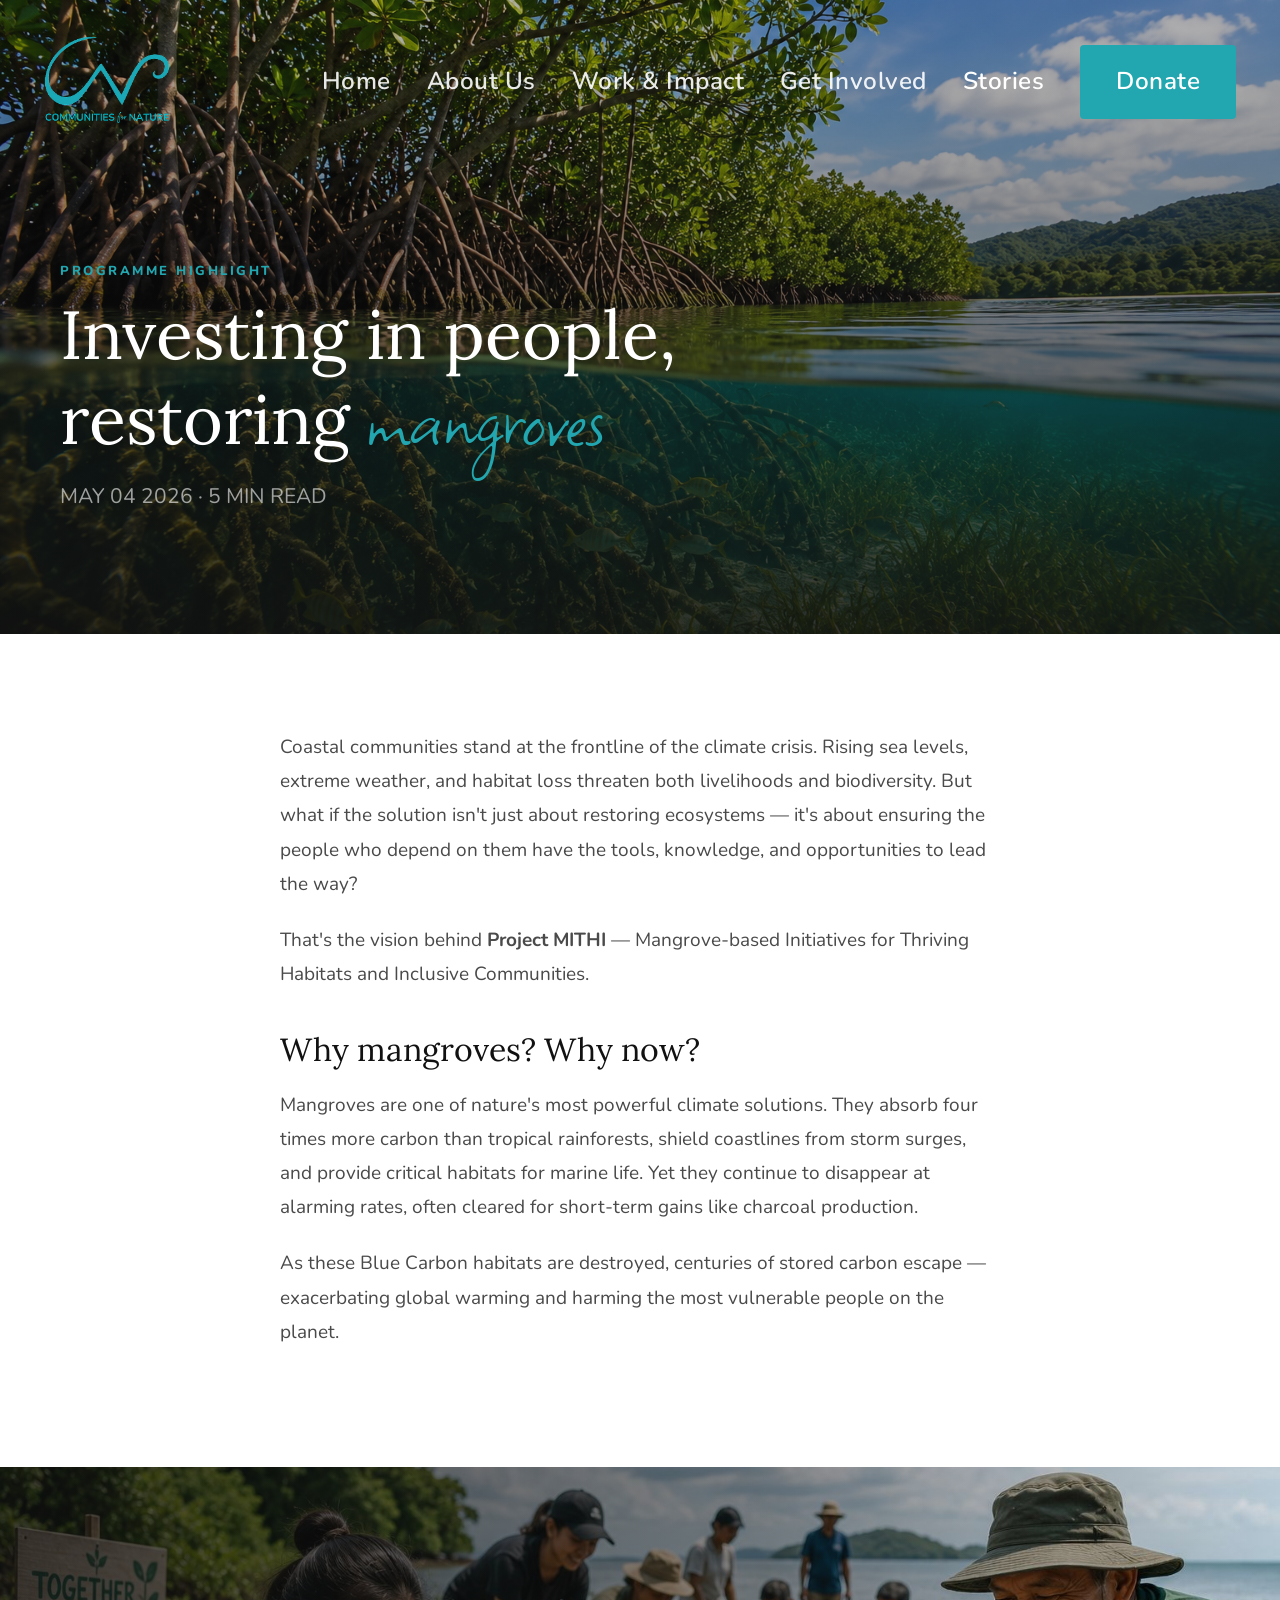
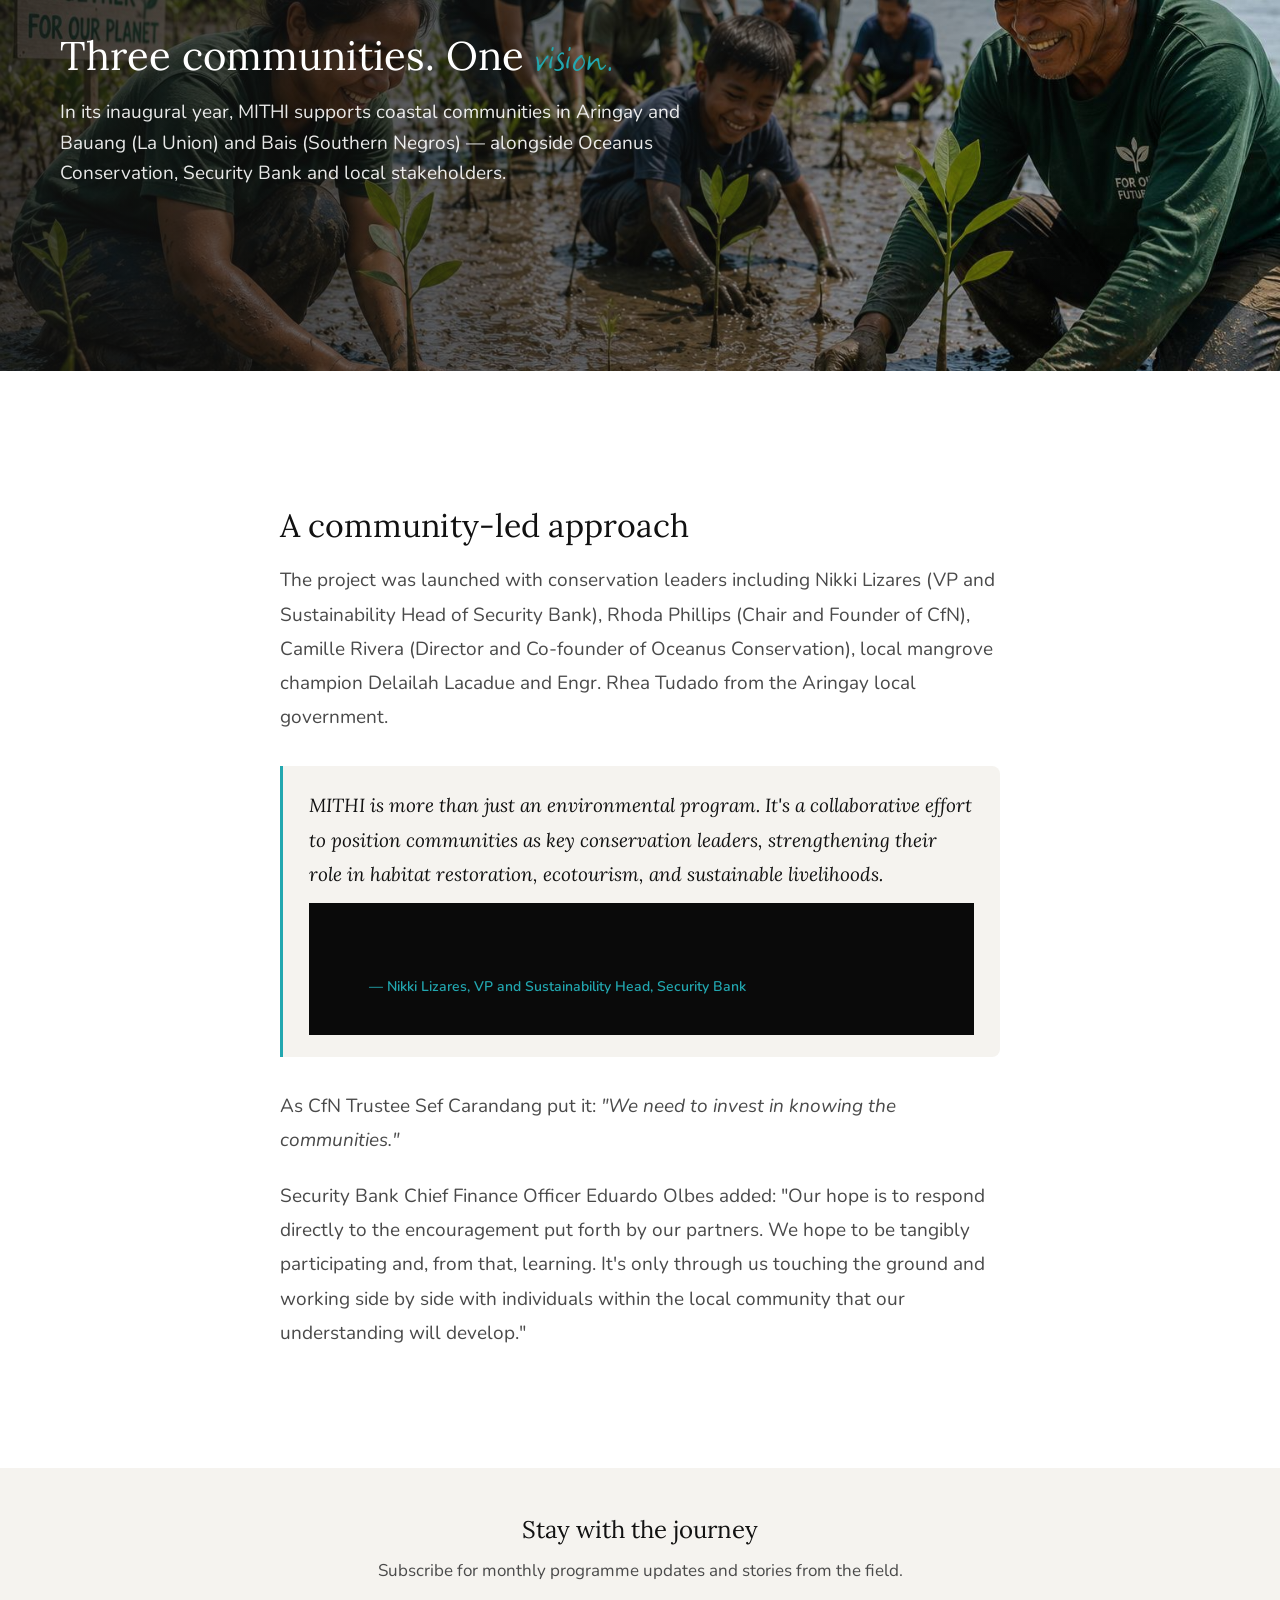
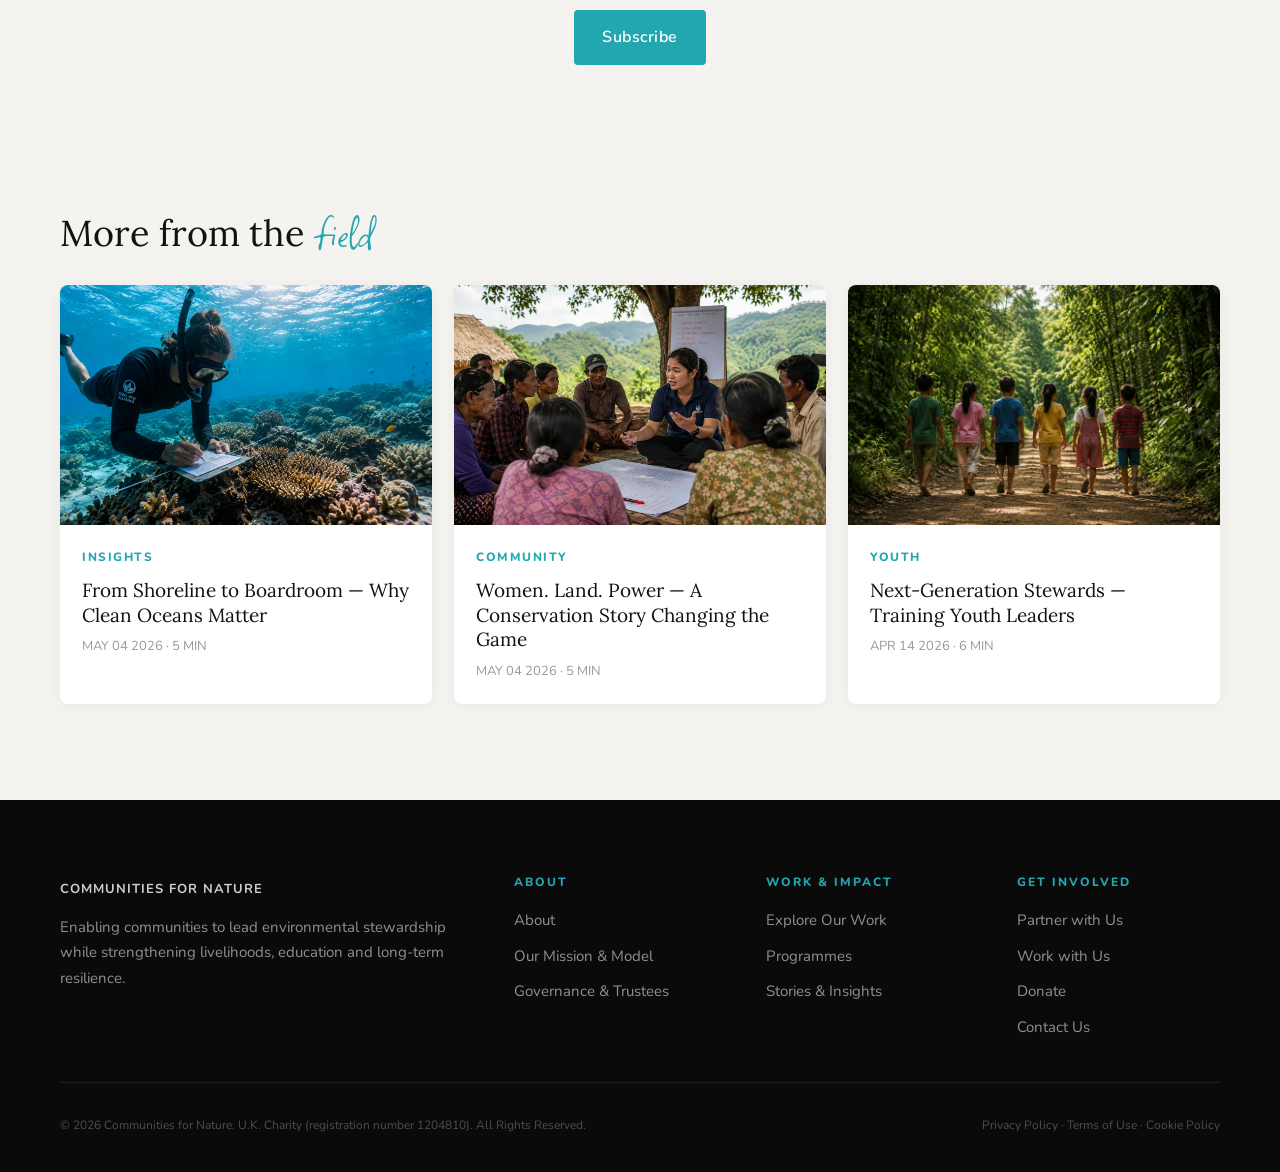
<file: story-mithi.html>
<!DOCTYPE html>
<html lang="en">
<head>
    <meta charset="UTF-8">
    <meta name="viewport" content="width=device-width, initial-scale=1.0">
    <title>Project MITHI Story — Communities for Nature</title>
    <link href="https://fonts.googleapis.com/css2?family=Lora:ital,wght@0,400;0,500;1,400;1,500&family=Square+Peg&family=Nunito:wght@300;400;500;600;700;800;900&display=swap" rel="stylesheet">
    <link rel="stylesheet" href="styles.css">
</head>
<body>

<nav>
    <div class="nav-logo"><a href="index.html"><img src="assets/logo.png" alt="Communities for Nature"></a></div>
    <div class="nav-links">
        <a href="index.html">Home</a>
        <a href="about.html">About Us</a>
        <a href="work-and-impact.html">Work &amp; Impact</a>
        <a href="get-involved.html">Get Involved</a>
        <a href="stories.html" class="active">Stories</a>
        <a href="donate.html" class="nav-cta">Donate</a>
    </div>
    <button class="nav-hamburger" onclick="document.getElementById('mobileMenu').classList.add('open')" aria-label="Menu"><span></span><span></span><span></span></button>
</nav>

<div id="mobileMenu" class="nav-mobile-overlay">
    <button class="nav-mobile-close" onclick="this.parentElement.classList.remove('open')">&times;</button>
    <a href="index.html">Home</a>
    <a href="about.html">About Us</a>
    <a href="work-and-impact.html">Work &amp; Impact</a>
    <a href="get-involved.html">Get Involved</a>
    <a href="stories.html">Stories</a>
    <a href="contact.html">Contact</a>
    <a href="donate.html" class="nav-cta">Donate</a>
</div>

<section class="page-hero" style="background-image: url('library/ai_generated_images/Mangroves_above_below_water.png');">
    <div class="page-hero-content">
        <span class="section-label">Programme Highlight</span>
        <h1>Investing in people, restoring <span class="highlight">mangroves</span></h1>
        <p class="article-meta">MAY 04 2026 · 5 MIN READ</p>
    </div>
</section>

<section class="content-section">
    <div class="article-content">
        <p>Coastal communities stand at the frontline of the climate crisis. Rising sea levels, extreme weather, and habitat loss threaten both livelihoods and biodiversity. But what if the solution isn't just about restoring ecosystems — it's about ensuring the people who depend on them have the tools, knowledge, and opportunities to lead the way?</p>

        <p>That's the vision behind <strong>Project MITHI</strong> — Mangrove-based Initiatives for Thriving Habitats and Inclusive Communities.</p>

        <h2>Why mangroves? Why now?</h2>
        <p>Mangroves are one of nature's most powerful climate solutions. They absorb four times more carbon than tropical rainforests, shield coastlines from storm surges, and provide critical habitats for marine life. Yet they continue to disappear at alarming rates, often cleared for short-term gains like charcoal production.</p>
        <p>As these Blue Carbon habitats are destroyed, centuries of stored carbon escape — exacerbating global warming and harming the most vulnerable people on the planet.</p>
    </div>
</section>

<!-- VISUAL BREAK -->
<div class="feature-image-block" style="background-image: url('library/ai_generated_images/community_mangrove_planting.jpeg');">
    <div class="feature-content">
        <h2>Three communities. One <span class="highlight">vision.</span></h2>
        <p>In its inaugural year, MITHI supports coastal communities in Aringay and Bauang (La Union) and Bais (Southern Negros) — alongside Oceanus Conservation, Security Bank and local stakeholders.</p>
    </div>
</div>

<section class="content-section">
    <div class="article-content">
        <h2>A community-led approach</h2>
        <p>The project was launched with conservation leaders including Nikki Lizares (VP and Sustainability Head of Security Bank), Rhoda Phillips (Chair and Founder of CfN), Camille Rivera (Director and Co-founder of Oceanus Conservation), local mangrove champion Delailah Lacadue and Engr. Rhea Tudado from the Aringay local government.</p>

        <blockquote>
            <p>MITHI is more than just an environmental program. It's a collaborative effort to position communities as key conservation leaders, strengthening their role in habitat restoration, ecotourism, and sustainable livelihoods.</p>
            <footer>— Nikki Lizares, VP and Sustainability Head, Security Bank</footer>
        </blockquote>

        <p>As CfN Trustee Sef Carandang put it: <em>"We need to invest in knowing the communities."</em></p>

        <p>Security Bank Chief Finance Officer Eduardo Olbes added: "Our hope is to respond directly to the encouragement put forth by our partners. We hope to be tangibly participating and, from that, learning. It's only through us touching the ground and working side by side with individuals within the local community that our understanding will develop."</p>
    </div>
</section>

<section class="newsletter-band">
    <h3>Stay with the journey</h3>
    <p>Subscribe for monthly programme updates and stories from the field.</p>
    <a href="#" class="btn btn-primary">Subscribe</a>
</section>

<section class="content-section bg-off-white">
    <div class="content-wide">
        <h2 class="mb-md">More from the <span class="highlight">field</span></h2>
        <div class="story-strip">
            <div class="story-item">
                <div class="story-item-img"><img src="library/ai_generated_images/tropical_reef_scientific_survey_diver.jpeg" alt="Reef science"></div>
                <div class="story-item-body">
                    <span class="tag">Insights</span>
                    <h3>From Shoreline to Boardroom — Why Clean Oceans Matter</h3>
                    <p class="meta">MAY 04 2026 · 5 MIN</p>
                </div>
            </div>
            <div class="story-item">
                <div class="story-item-img"><img src="library/ai_generated_images/community_organising_women_empowerment.jpeg" alt="Women"></div>
                <div class="story-item-body">
                    <span class="tag">Community</span>
                    <h3>Women. Land. Power — A Conservation Story Changing the Game</h3>
                    <p class="meta">MAY 04 2026 · 5 MIN</p>
                </div>
            </div>
            <div class="story-item">
                <div class="story-item-img"><img src="library/ai_generated_images/Tropical_children_walking_along_trail.png" alt="Youth"></div>
                <div class="story-item-body">
                    <span class="tag">Youth</span>
                    <h3>Next-Generation Stewards — Training Youth Leaders</h3>
                    <p class="meta">APR 14 2026 · 6 MIN</p>
                </div>
            </div>
        </div>
    </div>
</section>

<footer>
    <div class="footer-grid">
        <div class="footer-about"><strong class="footer-brand">COMMUNITIES FOR NATURE</strong><p>Enabling communities to lead environmental stewardship while strengthening livelihoods, education and long-term resilience.</p></div>
        <div class="footer-col"><h5>About</h5><ul><li><a href="about.html">About</a></li><li><a href="about.html">Our Mission &amp; Model</a></li><li><a href="about.html">Governance &amp; Trustees</a></li></ul></div>
        <div class="footer-col"><h5>Work &amp; Impact</h5><ul><li><a href="work-and-impact.html">Explore Our Work</a></li><li><a href="programmes.html">Programmes</a></li><li><a href="stories.html">Stories &amp; Insights</a></li></ul></div>
        <div class="footer-col"><h5>Get Involved</h5><ul><li><a href="get-involved.html">Partner with Us</a></li><li><a href="get-involved.html#work">Work with Us</a></li><li><a href="donate.html">Donate</a></li><li><a href="contact.html">Contact Us</a></li></ul></div>
    </div>
    <div class="footer-bottom"><span>© 2026 Communities for Nature. U.K. Charity (registration number 1204810). All Rights Reserved.</span><span>Privacy Policy · Terms of Use · Cookie Policy</span></div>
</footer>
<script>window.addEventListener('scroll',()=>{document.querySelector('nav').classList.toggle('scrolled',window.scrollY>60);});</script>
</body>
</html>
</file>
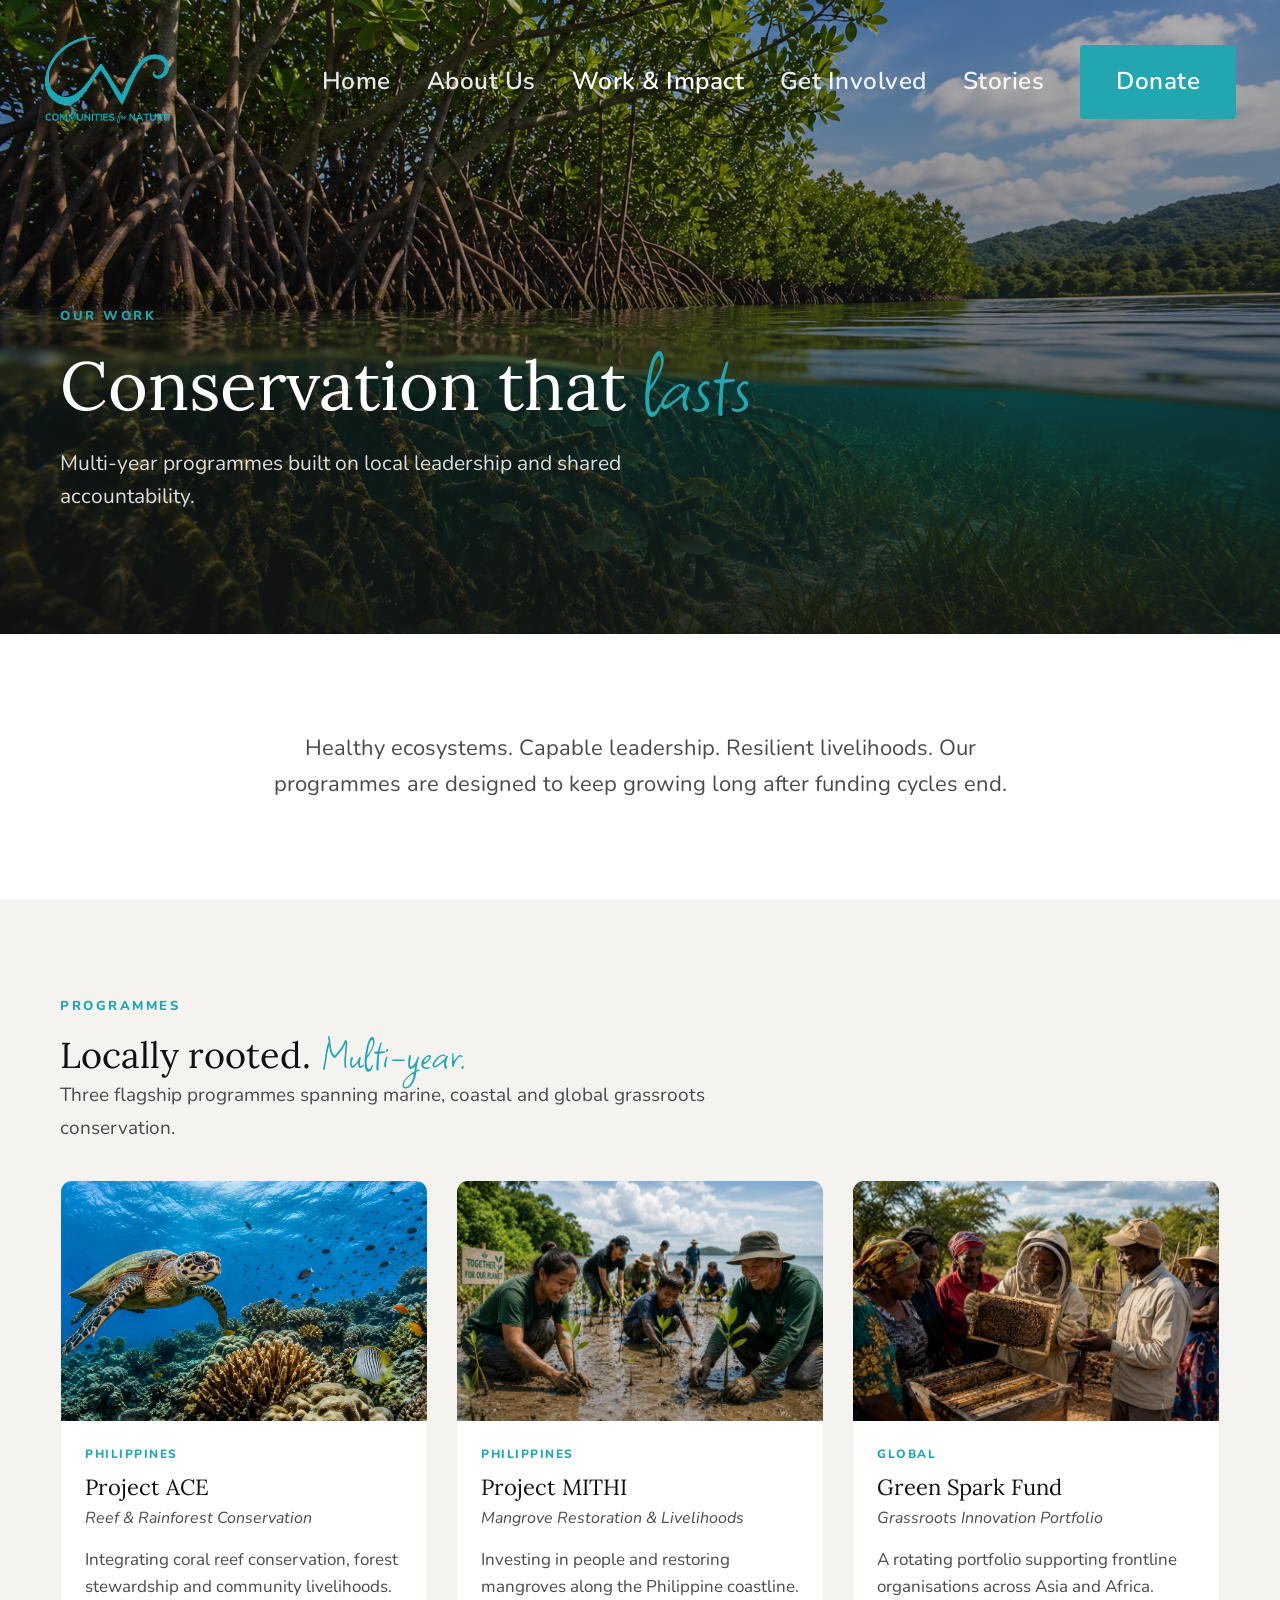
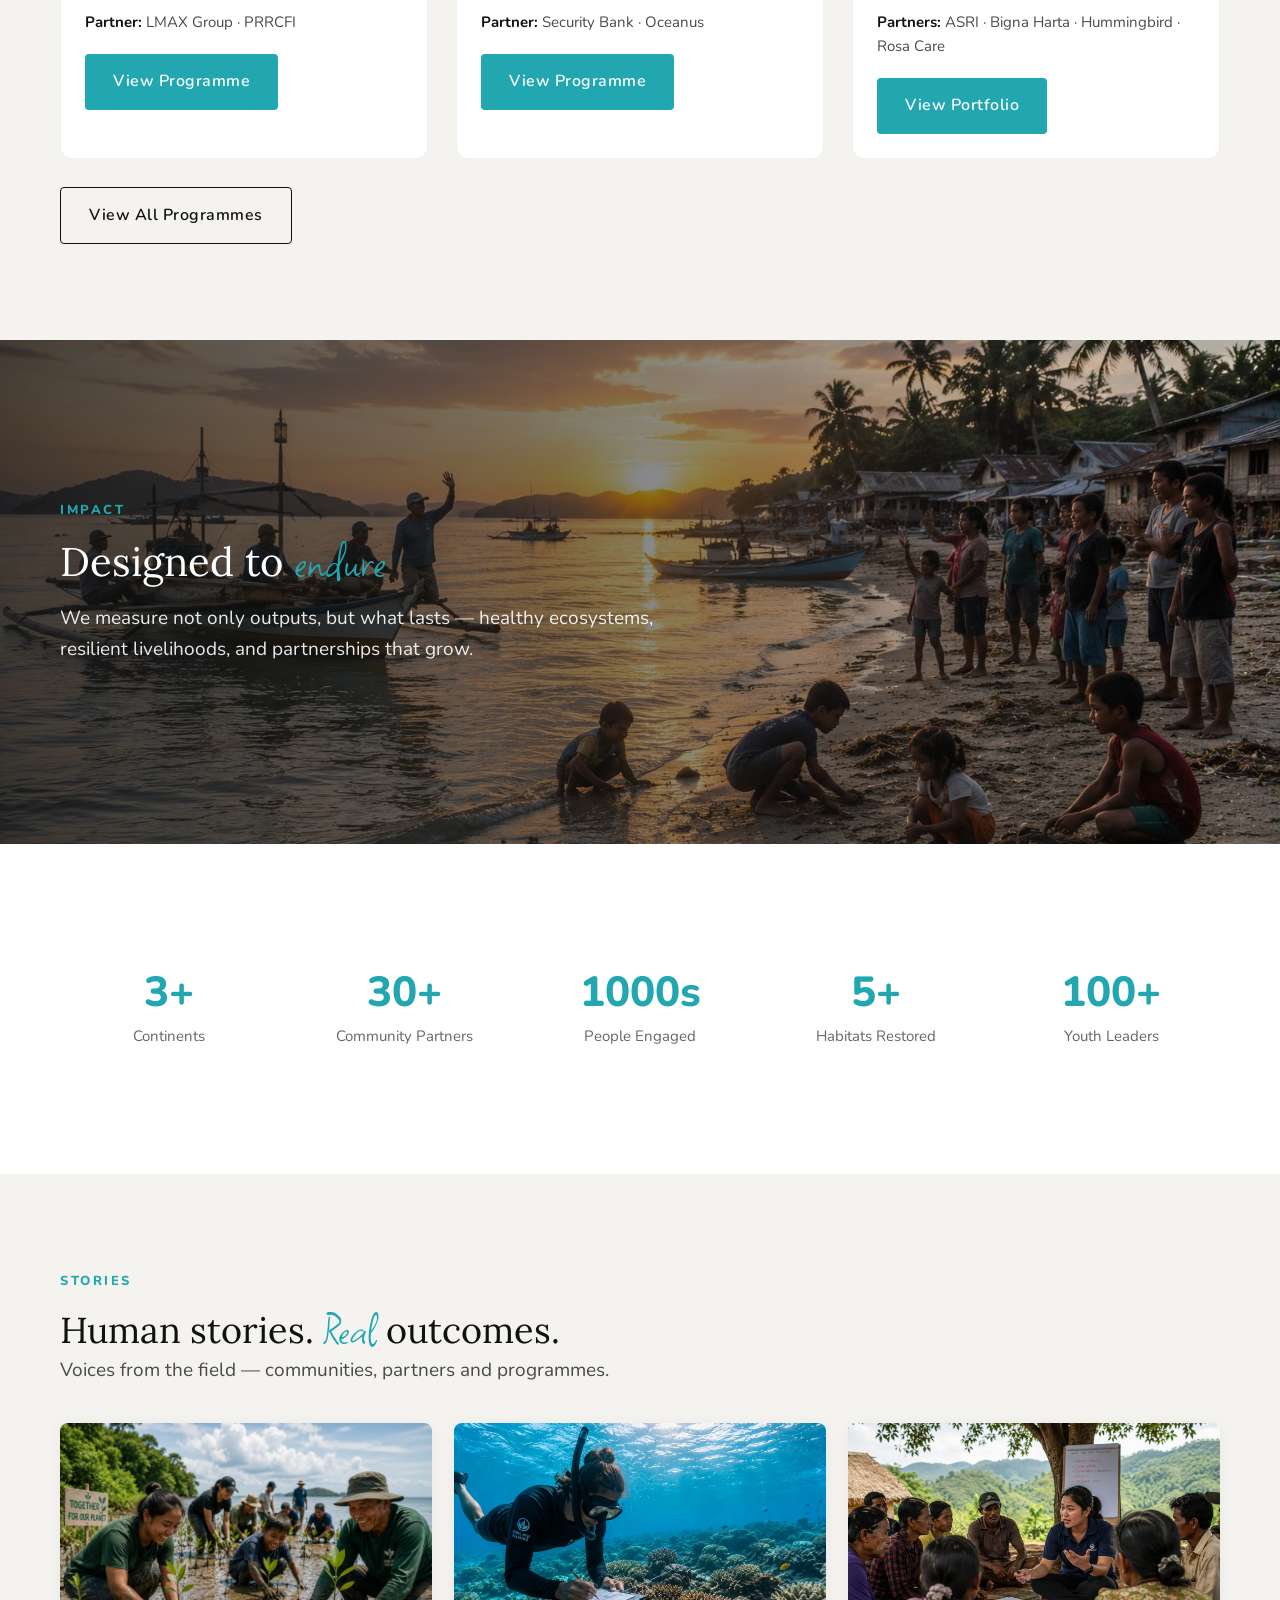
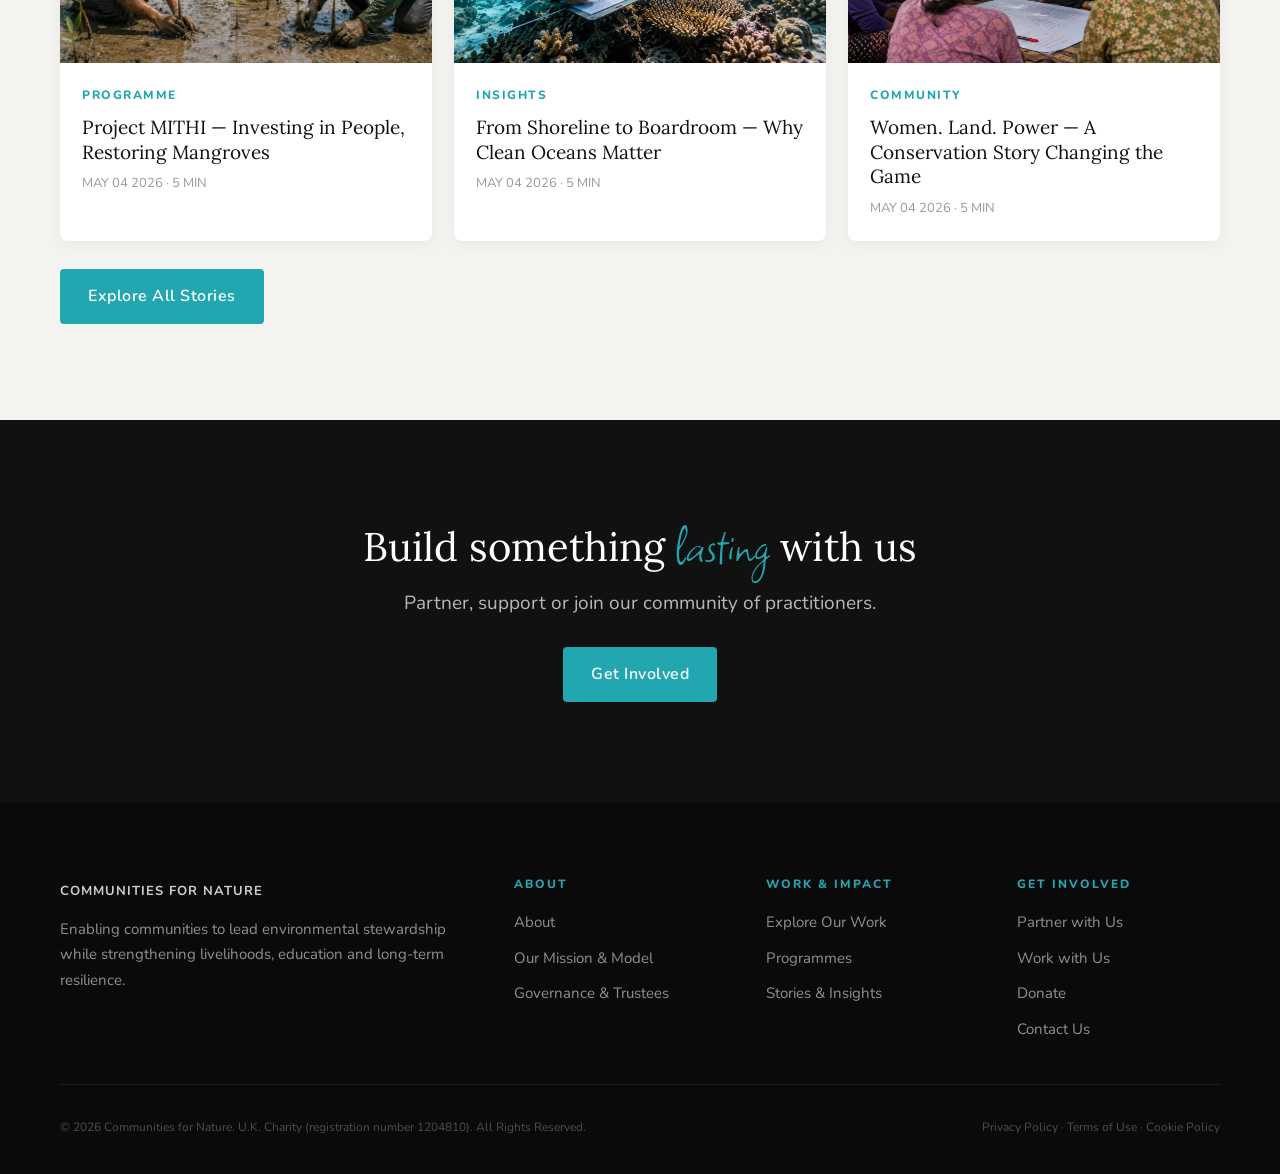
<file: work-and-impact.html>
<!DOCTYPE html>
<html lang="en">
<head>
    <meta charset="UTF-8">
    <meta name="viewport" content="width=device-width, initial-scale=1.0">
    <title>Work &amp; Impact — Communities for Nature</title>
    <link href="https://fonts.googleapis.com/css2?family=Lora:ital,wght@0,400;0,500;1,400;1,500&family=Square+Peg&family=Nunito:wght@300;400;500;600;700;800;900&display=swap" rel="stylesheet">
    <link rel="stylesheet" href="styles.css">
</head>
<body>

<nav>
    <div class="nav-logo"><a href="index.html"><img src="assets/logo.png" alt="Communities for Nature"></a></div>
    <div class="nav-links">
        <a href="index.html">Home</a>
        <a href="about.html">About Us</a>
        <a href="work-and-impact.html" class="active">Work &amp; Impact</a>
        <a href="get-involved.html">Get Involved</a>
        <a href="stories.html">Stories</a>
        <a href="donate.html" class="nav-cta">Donate</a>
    </div>
    <button class="nav-hamburger" onclick="document.getElementById('mobileMenu').classList.add('open')" aria-label="Menu"><span></span><span></span><span></span></button>
</nav>

<div id="mobileMenu" class="nav-mobile-overlay">
    <button class="nav-mobile-close" onclick="this.parentElement.classList.remove('open')">&times;</button>
    <a href="index.html">Home</a>
    <a href="about.html">About Us</a>
    <a href="work-and-impact.html">Work &amp; Impact</a>
    <a href="get-involved.html">Get Involved</a>
    <a href="stories.html">Stories</a>
    <a href="contact.html">Contact</a>
    <a href="donate.html" class="nav-cta">Donate</a>
</div>

<section class="page-hero" style="background-image: url('library/ai_generated_images/Mangroves_above_below_water.png');">
    <div class="page-hero-content">
        <span class="section-label">Our Work</span>
        <h1>Conservation that <span class="highlight">lasts</span></h1>
        <p>Multi-year programmes built on local leadership and shared accountability.</p>
    </div>
</section>

<section class="content-section">
    <div class="content-narrow text-center">
        <p class="lead">Healthy ecosystems. Capable leadership. Resilient livelihoods. Our programmes are designed to keep growing long after funding cycles end.</p>
    </div>
</section>

<!-- PROGRAMMES -->
<section class="content-section bg-off-white">
    <div class="content-wide">
        <span class="section-label">Programmes</span>
        <h2>Locally rooted. <span class="highlight">Multi-year.</span></h2>
        <p class="section-intro">Three flagship programmes spanning marine, coastal and global grassroots conservation.</p>

        <div class="three-col-grid">
            <div class="programme-card">
                <div class="programme-card-img"><img src="library/ai_generated_images/sea_turtle_underwater_coral_reef_ACE.jpeg" alt="Reef and rainforest"></div>
                <div class="programme-card-body">
                    <p class="region">Philippines</p>
                    <h3>Project ACE</h3>
                    <p class="subtitle">Reef &amp; Rainforest Conservation</p>
                    <p>Integrating coral reef conservation, forest stewardship and community livelihoods.</p>
                    <p class="meta-info"><strong>Partner:</strong> LMAX Group · PRRCFI</p>
                    <a href="programme-mithi.html" class="btn btn-primary">View Programme</a>
                </div>
            </div>
            <div class="programme-card">
                <div class="programme-card-img"><img src="library/ai_generated_images/community_mangrove_planting.jpeg" alt="Mangrove planting"></div>
                <div class="programme-card-body">
                    <p class="region">Philippines</p>
                    <h3>Project MITHI</h3>
                    <p class="subtitle">Mangrove Restoration &amp; Livelihoods</p>
                    <p>Investing in people and restoring mangroves along the Philippine coastline.</p>
                    <p class="meta-info"><strong>Partner:</strong> Security Bank · Oceanus</p>
                    <a href="programme-mithi.html" class="btn btn-primary">View Programme</a>
                </div>
            </div>
            <div class="programme-card">
                <div class="programme-card-img"><img src="library/ai_generated_images/conservation_bee_keeping_green_spark_fund.jpeg" alt="Grassroots conservation"></div>
                <div class="programme-card-body">
                    <p class="region">Global</p>
                    <h3>Green Spark Fund</h3>
                    <p class="subtitle">Grassroots Innovation Portfolio</p>
                    <p>A rotating portfolio supporting frontline organisations across Asia and Africa.</p>
                    <p class="meta-info"><strong>Partners:</strong> ASRI · Bigna Harta · Hummingbird · Rosa Care</p>
                    <a href="programmes.html" class="btn btn-primary">View Portfolio</a>
                </div>
            </div>
        </div>

        <div class="btn-group">
            <a href="programmes.html" class="btn btn-outline-dark">View All Programmes</a>
        </div>
    </div>
</section>

<!-- FEATURE: IMPACT INTRO -->
<div class="feature-image-block" style="background-image: url('library/ai_generated_images/happy_coastal_community_fishing_boat_philippines.jpeg');">
    <div class="feature-content">
        <span class="section-label">Impact</span>
        <h2>Designed to <span class="highlight">endure</span></h2>
        <p>We measure not only outputs, but what lasts — healthy ecosystems, resilient livelihoods, and partnerships that grow.</p>
    </div>
</div>

<!-- IMPACT STATS -->
<section class="content-section" id="impact">
    <div class="content-wide">
        <div class="impact-row">
            <div class="impact-card"><h3>3+</h3><p>Continents</p></div>
            <div class="impact-card"><h3>30+</h3><p>Community Partners</p></div>
            <div class="impact-card"><h3>1000s</h3><p>People Engaged</p></div>
            <div class="impact-card"><h3>5+</h3><p>Habitats Restored</p></div>
            <div class="impact-card"><h3>100+</h3><p>Youth Leaders</p></div>
        </div>
    </div>
</section>

<!-- STORIES -->
<section class="content-section bg-off-white">
    <div class="content-wide">
        <span class="section-label">Stories</span>
        <h2>Human stories. <span class="highlight">Real</span> outcomes.</h2>
        <p class="section-intro">Voices from the field — communities, partners and programmes.</p>
        <div class="story-strip">
            <div class="story-item">
                <div class="story-item-img"><img src="library/ai_generated_images/community_mangrove_planting.jpeg" alt="MITHI"></div>
                <div class="story-item-body">
                    <span class="tag">Programme</span>
                    <h3>Project MITHI — Investing in People, Restoring Mangroves</h3>
                    <p class="meta">MAY 04 2026 · 5 MIN</p>
                </div>
            </div>
            <div class="story-item">
                <div class="story-item-img"><img src="library/ai_generated_images/tropical_reef_scientific_survey_diver.jpeg" alt="Reef science"></div>
                <div class="story-item-body">
                    <span class="tag">Insights</span>
                    <h3>From Shoreline to Boardroom — Why Clean Oceans Matter</h3>
                    <p class="meta">MAY 04 2026 · 5 MIN</p>
                </div>
            </div>
            <div class="story-item">
                <div class="story-item-img"><img src="library/ai_generated_images/community_organising_women_empowerment.jpeg" alt="Women in conservation"></div>
                <div class="story-item-body">
                    <span class="tag">Community</span>
                    <h3>Women. Land. Power — A Conservation Story Changing the Game</h3>
                    <p class="meta">MAY 04 2026 · 5 MIN</p>
                </div>
            </div>
        </div>
        <div class="btn-group">
            <a href="stories.html" class="btn btn-primary">Explore All Stories</a>
        </div>
    </div>
</section>

<!-- CTA -->
<section class="cta-band">
    <h2>Build something <span class="highlight">lasting</span> with us</h2>
    <p>Partner, support or join our community of practitioners.</p>
    <a href="get-involved.html" class="btn btn-primary">Get Involved</a>
</section>

<footer>
    <div class="footer-grid">
        <div class="footer-about"><strong class="footer-brand">COMMUNITIES FOR NATURE</strong><p>Enabling communities to lead environmental stewardship while strengthening livelihoods, education and long-term resilience.</p></div>
        <div class="footer-col"><h5>About</h5><ul><li><a href="about.html">About</a></li><li><a href="about.html">Our Mission &amp; Model</a></li><li><a href="about.html">Governance &amp; Trustees</a></li></ul></div>
        <div class="footer-col"><h5>Work &amp; Impact</h5><ul><li><a href="work-and-impact.html">Explore Our Work</a></li><li><a href="programmes.html">Programmes</a></li><li><a href="stories.html">Stories &amp; Insights</a></li></ul></div>
        <div class="footer-col"><h5>Get Involved</h5><ul><li><a href="get-involved.html">Partner with Us</a></li><li><a href="get-involved.html#work">Work with Us</a></li><li><a href="donate.html">Donate</a></li><li><a href="contact.html">Contact Us</a></li></ul></div>
    </div>
    <div class="footer-bottom"><span>© 2026 Communities for Nature. U.K. Charity (registration number 1204810). All Rights Reserved.</span><span>Privacy Policy · Terms of Use · Cookie Policy</span></div>
</footer>
<script>window.addEventListener('scroll',()=>{document.querySelector('nav').classList.toggle('scrolled',window.scrollY>60);});</script>
</body>
</html>
</file>
<file: styles.css>
:root {
    --teal: #22a7b0;
    --dark-teal: #0e6e75;
    --text-dark: #111111;
    --text-gray: #4a4a4a;
    --off-white: #f5f3ef;
    --content-max: 1200px;
    --narrow-max: 760px;
}

/* ============================================================
   MOBILE FIRST BASE STYLES (default = mobile)
   ============================================================ */
* { box-sizing: border-box; margin: 0; padding: 0; }
html { scroll-behavior: smooth; }
body {
    font-family: 'Nunito', sans-serif;
    color: var(--text-dark);
    background: #fff;
    font-size: 18px;
    line-height: 1.7;
    -webkit-font-smoothing: antialiased;
}
img { max-width: 100%; display: block; }
a { text-decoration: none; color: inherit; }

h1, h2, h3 { font-family: 'Lora', serif; font-weight: 400; line-height: 1.2; }
h1 { font-size: 32px; }
h2 { font-size: 26px; }
h3 { font-size: 22px; }
h4 { font-family: 'Nunito', sans-serif; font-weight: 700; font-size: 18px; }

.highlight {
    font-family: 'Square Peg', cursive;
    color: var(--teal);
    font-size: 1.35em;
    line-height: 1;
    display: inline-block;
}

/* ============================================================
   NAV (Mobile first - logo + hamburger)
   ============================================================ */
nav {
    position: fixed; top: 0; left: 0; right: 0; z-index: 100;
    display: flex; justify-content: space-between; align-items: center;
    padding: 12px 20px; transition: all 0.3s;
    background: transparent;
}
nav.scrolled { background: rgba(17,17,17,0.95); backdrop-filter: blur(12px); }
.nav-logo { display: flex; align-items: center; }
.nav-logo img { height: 64px; width: auto; }

/* Desktop nav links - hidden on mobile */
.nav-links { display: none; }

/* Mobile hamburger */
.nav-hamburger {
    display: flex; cursor: pointer; flex-direction: column; gap: 5px;
    background: none; border: none; padding: 8px;
}
.nav-hamburger span {
    display: block; width: 28px; height: 3px; background: #fff;
    border-radius: 2px;
}

/* Mobile menu overlay */
.nav-mobile-overlay {
    display: none; position: fixed; inset: 0; z-index: 200;
    background: rgba(17,17,17,0.98); flex-direction: column;
    align-items: center; justify-content: center; gap: 32px;
}
.nav-mobile-overlay.open { display: flex; }
.nav-mobile-overlay a {
    color: #fff; font-size: 22px; font-weight: 600;
    font-family: 'Nunito', sans-serif; letter-spacing: 0.5px;
}
.nav-mobile-overlay a:hover { color: var(--teal); }
.nav-mobile-overlay .nav-cta { font-size: 18px; margin-top: 12px; }
.nav-mobile-close {
    position: absolute; top: 20px; right: 24px;
    background: none; border: none; color: #fff; font-size: 36px; cursor: pointer;
}

.nav-cta { background: var(--teal); color: #fff !important; padding: 14px 32px; border-radius: 4px; font-weight: 700; }

/* ============================================================
   BUTTONS
   ============================================================ */
.btn {
    display: inline-block; padding: 14px 28px; font-size: 16px;
    font-weight: 600; letter-spacing: 0.5px; border-radius: 4px;
    transition: all 0.3s; cursor: pointer; border: none;
    text-align: center;
}
.btn-primary { background: var(--teal); color: #fff; }
.btn-primary:hover { background: var(--dark-teal); }
.btn-outline { border: 1.5px solid rgba(255,255,255,0.4); color: #fff; }
.btn-outline:hover { border-color: #fff; background: rgba(255,255,255,0.06); }
.btn-outline-dark { border: 1.5px solid var(--text-dark); color: var(--text-dark); background: transparent; }
.btn-outline-dark:hover { background: var(--text-dark); color: #fff; }
.btn-group { display: flex; gap: 14px; flex-wrap: wrap; margin-top: 28px; }

/* ============================================================
   PAGE HERO (mobile)
   ============================================================ */
.page-hero {
    position: relative; padding: 110px 20px 60px;
    background: var(--text-dark);
    display: flex; align-items: flex-end;
    background-size: cover; background-position: center;
    height: 360px;
}
.page-hero::after {
    content: ''; position: absolute; inset: 0;
    background: linear-gradient(to top, rgba(17,17,17,0.85) 0%, rgba(17,17,17,0.45) 60%, rgba(17,17,17,0.3) 100%);
}
.page-hero-content { max-width: 700px; position: relative; z-index: 2; }
.page-hero-content h1 { font-size: 36px; color: #fff; margin-bottom: 14px; line-height: 1.15; }
.page-hero-content p { color: rgba(255,255,255,0.85); font-size: 18px; line-height: 1.6; max-width: 580px; }

/* ============================================================
   CONTENT SECTIONS (mobile)
   ============================================================ */
.content-section { padding: 56px 20px; }
.content-section.bg-off-white { background: var(--off-white); }
.content-section.bg-dark { background: var(--text-dark); }
.content-narrow { max-width: var(--narrow-max); margin: 0 auto; }
.content-wide { max-width: var(--content-max); margin: 0 auto; }

.section-label {
    font-size: 13px; font-weight: 800; letter-spacing: 2.5px;
    text-transform: uppercase; color: var(--teal);
    margin-bottom: 14px; display: block;
}
.section-intro {
    font-size: 19px; color: var(--text-gray); line-height: 1.7;
    max-width: 700px; margin-bottom: 36px;
}
.lead { font-size: 22px; color: var(--text-gray); line-height: 1.65; }

.text-white { color: #fff; }
.text-light { color: rgba(255,255,255,0.65); }
.text-teal { color: var(--teal); }
.text-center { text-align: center; }
.text-body { font-size: 19px; color: var(--text-gray); line-height: 1.7; }
.mt-sm { margin-top: 16px; }
.mt-md { margin-top: 28px; }
.mt-lg { margin-top: 44px; }
.mb-sm { margin-bottom: 16px; }
.mb-md { margin-bottom: 28px; }
.mb-lg { margin-bottom: 44px; }
.mx-auto { margin-left: auto; margin-right: auto; }
.max-w-md { max-width: 700px; }
.align-center { align-items: center; }
.justify-center { justify-content: center; }

/* ============================================================
   CARDS (mobile)
   ============================================================ */
.card {
    background: #fff; border-radius: 12px; padding: 28px;
    border: 1px solid rgba(0,0,0,0.06);
}
.card h3 { font-size: 22px; margin-bottom: 14px; }
.card h4 { font-size: 19px; margin-bottom: 10px; }
.card p { font-size: 18px; color: var(--text-gray); line-height: 1.65; margin-bottom: 12px; }
.card p:last-child { margin-bottom: 0; }
.card-centered { text-align: center; }
.card-spaced { margin-bottom: 16px; }
.card .btn, .programme-card-body .btn { margin-top: 16px; }

.bg-dark .card { background: rgba(255,255,255,0.05); border-color: rgba(255,255,255,0.1); }
.bg-dark .card h3, .bg-dark .card h4 { color: #fff; }
.bg-dark .card p { color: rgba(255,255,255,0.65); }

/* ============================================================
   GRIDS (mobile = single column by default)
   ============================================================ */
.two-col-grid, .three-col-grid, .story-strip {
    display: grid; grid-template-columns: 1fr; gap: 20px;
}

/* ============================================================
   FEATURE IMAGE BLOCK (new, for visual breaks)
   ============================================================ */
.feature-image-block {
    position: relative;
    background-size: cover;
    background-position: center;
    min-height: 280px;
    display: flex;
    align-items: center;
    padding: 60px 20px;
}
.feature-image-block::after {
    content: ''; position: absolute; inset: 0;
    background: linear-gradient(to right, rgba(17,17,17,0.75) 0%, rgba(17,17,17,0.45) 60%, transparent 100%);
}
.feature-image-block .feature-content { position: relative; z-index: 2; max-width: 640px; color: #fff; }
.feature-image-block .feature-content h2 { color: #fff; font-size: 28px; margin-bottom: 14px; }
.feature-image-block .feature-content p { color: rgba(255,255,255,0.9); font-size: 17px; line-height: 1.6; margin-bottom: 20px; }

/* SPLIT IMAGE/TEXT — alternating */
.split-feature { display: grid; grid-template-columns: 1fr; gap: 0; background: #fff; }
.split-feature.bg-off-white { background: var(--off-white); }
.split-feature-img { min-height: 280px; background-size: cover; background-position: center; }
.split-feature-text { padding: 48px 24px; }
.split-feature-text h2 { font-size: 26px; margin-bottom: 16px; }
.split-feature-text p { font-size: 19px; line-height: 1.7; color: var(--text-gray); margin-bottom: 16px; }

/* ============================================================
   APPROACH / PILLAR ITEMS
   ============================================================ */
.approach-grid { display: grid; grid-template-columns: 1fr; gap: 20px; margin-bottom: 28px; }
.approach-item {
    padding: 24px; border-left: 3px solid var(--teal);
    background: var(--off-white); border-radius: 0 8px 8px 0;
}
.approach-item h4 { margin-bottom: 10px; font-size: 18px; }
.approach-item p { font-size: 17px; color: var(--text-gray); line-height: 1.6; }

/* ============================================================
   PARTNER LIST
   ============================================================ */
.partner-list { list-style: none; margin-top: 12px; }
.partner-list li {
    font-size: 17px; color: rgba(255,255,255,0.75);
    padding: 10px 0; border-bottom: 1px solid rgba(255,255,255,0.08);
}

/* ============================================================
   PROGRAMME CARDS
   ============================================================ */
.programme-card {
    border-radius: 12px; overflow: hidden; background: #fff;
    border: 1px solid rgba(0,0,0,0.06);
    transition: transform 0.3s, box-shadow 0.3s;
}
.programme-card:hover { transform: translateY(-4px); box-shadow: 0 12px 40px rgba(0,0,0,0.08); }
.programme-card-img { height: 240px; overflow: hidden; }
.programme-card-img img { width: 100%; height: 100%; object-fit: cover; }
.programme-card-body { padding: 24px; }
.programme-card-body .region {
    font-size: 12px; font-weight: 800; letter-spacing: 1.5px;
    text-transform: uppercase; color: var(--teal); margin-bottom: 10px;
}
.programme-card-body h3 { font-size: 22px; margin-bottom: 6px; }
.programme-card-body .subtitle { font-size: 16px; font-style: italic; color: var(--text-gray); margin-bottom: 14px; }
.programme-card-body p { font-size: 17px; color: var(--text-gray); line-height: 1.6; margin-bottom: 10px; }
.programme-card-body .meta-info { font-size: 15px; color: var(--text-gray); margin-bottom: 4px; }
.programme-card-body .meta-info strong { color: var(--text-dark); }

/* ============================================================
   STORY CARDS
   ============================================================ */
.story-item {
    border-radius: 8px; overflow: hidden; background: #fff;
    box-shadow: 0 2px 16px rgba(0,0,0,0.05); transition: transform 0.3s;
}
.story-item:hover { transform: translateY(-4px); }
.story-item-img { height: 240px; overflow: hidden; }
.story-item-img img { width: 100%; height: 100%; object-fit: cover; }
.story-item-body { padding: 22px; }
.story-item-body .tag {
    font-size: 12px; font-weight: 800; letter-spacing: 1.5px;
    text-transform: uppercase; color: var(--teal);
    margin-bottom: 10px; display: block;
}
.story-item-body h3 { font-size: 19px; margin-bottom: 8px; line-height: 1.3; }
.story-item-body .meta { font-size: 13px; color: #999; }

/* ============================================================
   IMPACT
   ============================================================ */
.impact-row { display: flex; flex-direction: column; gap: 16px; align-items: stretch; }
.impact-card {
    background: #fff; border-radius: 12px; padding: 28px;
    text-align: center;
}
.impact-card h3 {
    font-family: 'Nunito', sans-serif; font-size: 36px;
    font-weight: 800; color: var(--teal); margin-bottom: 6px;
}
.impact-card p { font-size: 15px; color: #666; }

/* Visual / hero-backed impact band */
.impact-section.impact-visual {
    position: relative;
    background-size: cover;
    background-position: center;
    background-repeat: no-repeat;
    padding: 80px 24px;
    color: #fff;
    overflow: hidden;
}
.impact-section.impact-visual .impact-overlay {
    position: absolute; inset: 0;
    background: linear-gradient(135deg, rgba(14,110,117,0.85) 0%, rgba(17,17,17,0.85) 100%);
    z-index: 1;
}
.impact-section.impact-visual .impact-inner {
    position: relative; z-index: 2;
    max-width: 1200px; margin: 0 auto; text-align: center;
}
.impact-section.impact-visual .impact-label {
    color: rgba(255,255,255,0.9);
    display: inline-block; margin-bottom: 14px;
    text-shadow: 0 1px 8px rgba(0,0,0,0.4);
}
.impact-section.impact-visual h2 { color: #fff; margin-bottom: 14px; }
.impact-section.impact-visual h2 .highlight { color: var(--teal); }
.impact-section.impact-visual .impact-lead {
    color: rgba(255,255,255,0.95);
    max-width: 720px; margin: 0 auto 44px;
    font-size: 18px; line-height: 1.6;
    text-shadow: 0 1px 10px rgba(0,0,0,0.4);
}
.impact-section.impact-visual .impact-card {
    background: rgba(255,255,255,0.12);
    backdrop-filter: blur(10px);
    -webkit-backdrop-filter: blur(10px);
    border: 1px solid rgba(255,255,255,0.25);
    color: #fff;
    transition: transform 0.25s ease, background 0.25s ease;
}
.impact-section.impact-visual .impact-card:hover {
    transform: translateY(-4px);
    background: rgba(255,255,255,0.18);
}
.impact-section.impact-visual .impact-card h3 { color: #fff; }
.impact-section.impact-visual .impact-card p { color: rgba(255,255,255,0.9); }
.impact-icon {
    display: block; font-size: 30px; line-height: 1;
    margin-bottom: 10px;
}

/* ============================================================
   FILTER TABS & CATEGORY TAGS
   ============================================================ */
.filter-tabs { display: flex; gap: 10px; margin: 20px 0 32px; flex-wrap: wrap; }
.filter-tab {
    padding: 10px 22px; font-size: 13px; font-weight: 700;
    letter-spacing: 1px; text-transform: uppercase;
    border: 1.5px solid rgba(0,0,0,0.1); border-radius: 4px;
    cursor: pointer; transition: all 0.2s;
}
.filter-tab:hover, .filter-tab.active { border-color: var(--teal); color: var(--teal); }

.category-tags { display: flex; gap: 8px; flex-wrap: wrap; margin-top: 16px; }
.category-tag {
    padding: 8px 16px; font-size: 13px; font-weight: 600;
    background: rgba(34,167,176,0.1); color: var(--dark-teal);
    border-radius: 20px;
}

/* ============================================================
   FORMS
   ============================================================ */
.form-grid { display: grid; grid-template-columns: 1fr; gap: 16px; }
.form-group { margin-bottom: 8px; }
.form-group.full-width { grid-column: 1 / -1; }
.form-group label { display: block; font-size: 15px; font-weight: 600; margin-bottom: 8px; }
.form-group input, .form-group textarea, .form-group select {
    width: 100%; padding: 13px 15px;
    border: 1.5px solid rgba(0,0,0,0.1); border-radius: 4px;
    font-family: 'Nunito', sans-serif; font-size: 17px;
    transition: border-color 0.2s;
}
.form-group input:focus, .form-group textarea:focus { outline: none; border-color: var(--teal); }
.form-group textarea { min-height: 150px; resize: vertical; }
.link-teal { color: var(--teal); font-weight: 600; }

/* ============================================================
   ARTICLE
   ============================================================ */
.article-content { max-width: 720px; margin: 0 auto; }
.article-content p { font-size: 18px; line-height: 1.8; color: var(--text-gray); margin-bottom: 22px; }
.article-content h2 { font-size: 26px; margin: 40px 0 18px; }
.article-content blockquote {
    border-left: 3px solid var(--teal); margin: 32px 0; padding: 22px 26px;
    background: var(--off-white); border-radius: 0 8px 8px 0;
}
.article-content blockquote p {
    font-family: 'Lora', serif; font-size: 19px;
    font-style: italic; color: var(--text-dark); margin-bottom: 12px;
}
.article-content blockquote footer { font-size: 14px; font-weight: 600; color: var(--teal); font-style: normal; }
.article-meta { font-size: 14px; opacity: 0.7; }

/* ============================================================
   PATHWAY CARDS
   ============================================================ */
.pw-card {
    position: relative; height: 360px; border-radius: 8px;
    overflow: hidden; cursor: pointer; display: block;
}
.pw-card img { width: 100%; height: 100%; object-fit: cover; transition: transform 0.6s; }
.pw-card:hover img { transform: scale(1.06); }
.pw-card::after {
    content: ''; position: absolute; inset: 0;
    background: linear-gradient(to top, rgba(0,0,0,0.85) 0%, rgba(0,0,0,0.2) 50%, transparent 100%);
}
.pw-card-content { position: absolute; bottom: 0; left: 0; right: 0; z-index: 2; padding: 28px 22px; }
.pw-card-content h3 { font-size: 22px; color: #fff; margin-bottom: 10px; }
.pw-card-content p { font-size: 16px; color: rgba(255,255,255,0.8); line-height: 1.5; margin-bottom: 14px; }
.pw-link { font-size: 13px; font-weight: 700; letter-spacing: 1px; text-transform: uppercase; color: var(--teal); }

/* ============================================================
   DONATE
   ============================================================ */
.donate-options { display: flex; flex-direction: column; gap: 0; margin: 28px 0; }
.donate-tab {
    padding: 14px 28px; font-size: 14px; font-weight: 700;
    letter-spacing: 1px; text-transform: uppercase;
    border: 1.5px solid rgba(0,0,0,0.1); cursor: pointer;
    transition: all 0.2s; text-align: center;
}
.donate-tab.active { background: var(--teal); color: #fff; border-color: var(--teal); }

/* ============================================================
   CHECKLIST
   ============================================================ */
.checklist { list-style: none; }
.checklist li {
    padding: 8px 0; border-bottom: 1px solid rgba(0,0,0,0.06);
    font-size: 19px; color: var(--text-dark); line-height: 1.5;
}
.checklist li:last-child { border-bottom: none; }

/* ============================================================
   CTA & NEWSLETTER
   ============================================================ */
.cta-band {
    padding: 64px 20px; text-align: center;
    background: var(--text-dark); position: relative; overflow: hidden;
}
.cta-band h2 { font-size: 30px; color: #fff; margin-bottom: 14px; }
.cta-band p { color: rgba(255,255,255,0.7); font-size: 17px; max-width: 600px; margin: 0 auto 28px; line-height: 1.6; }

.newsletter-band { padding: 48px 20px; background: var(--off-white); text-align: center; }
.newsletter-band h3 { font-size: 24px; margin-bottom: 12px; }
.newsletter-band p { font-size: 17px; color: var(--text-gray); margin-bottom: 24px; max-width: 600px; margin-left: auto; margin-right: auto; }

/* ============================================================
   FOOTER
   ============================================================ */
footer { background: #0a0a0a; color: rgba(255,255,255,0.55); padding: 56px 20px 28px; }
.footer-grid {
    display: grid; grid-template-columns: 1fr; gap: 32px;
    max-width: var(--content-max); margin: 0 auto 32px;
    padding-bottom: 32px; border-bottom: 1px solid rgba(255,255,255,0.08);
}
.footer-about p { font-size: 15px; line-height: 1.7; margin-top: 12px; }
.footer-brand { color: rgba(255,255,255,0.8); font-size: 13px; letter-spacing: 1px; }
.footer-col h5 {
    font-size: 12px; font-weight: 800; letter-spacing: 2px;
    text-transform: uppercase; color: var(--teal); margin-bottom: 16px;
}
.footer-col ul { list-style: none; }
.footer-col ul li { margin-bottom: 10px; font-size: 15px; }
.footer-col ul li a:hover { color: #fff; }
.footer-bottom {
    max-width: var(--content-max); margin: 24px auto 0;
    display: flex; flex-direction: column; gap: 10px;
    font-size: 12px; opacity: 0.5;
}

/* ============================================================
   TABLET BREAKPOINT (640px+)
   ============================================================ */
@media (min-width: 640px) {
    body { font-size: 18px; }
    h1 { font-size: 40px; }
    h2 { font-size: 30px; }
    h3 { font-size: 24px; }

    nav { padding: 14px 28px; }
    .nav-logo img { height: 80px; }

    .page-hero { padding: 130px 32px 70px; height: 420px; }
    .page-hero-content h1 { font-size: 48px; }
    .page-hero-content p { font-size: 20px; }

    .content-section { padding: 72px 32px; }

    .two-col-grid { grid-template-columns: 1fr 1fr; gap: 28px; }
    .story-strip { grid-template-columns: 1fr 1fr; gap: 22px; }

    .feature-image-block { min-height: 340px; padding: 80px 40px; }
    .feature-image-block .feature-content h2 { font-size: 34px; }

    .split-feature { grid-template-columns: 1fr 1fr; }
    .split-feature-img { min-height: 100%; }
    .split-feature-text { padding: 64px 40px; }

    .impact-row { flex-direction: row; flex-wrap: wrap; justify-content: center; gap: 18px; }
    .impact-card { flex: 1; min-width: 160px; max-width: 220px; }

    .donate-options { flex-direction: row; }
    .donate-tab:first-child { border-radius: 4px 0 0 4px; }
    .donate-tab:last-child { border-radius: 0 4px 4px 0; }

    .footer-grid { grid-template-columns: 1fr 1fr; }
    .footer-bottom { flex-direction: row; justify-content: space-between; }

    .pw-card { height: 440px; }
}

/* ============================================================
   DESKTOP BREAKPOINT (1024px+)
   ============================================================ */
@media (min-width: 1024px) {
    body { font-size: 18px; }
    h1 { font-size: 48px; }
    h2 { font-size: 36px; }
    h3 { font-size: 26px; }

    nav { padding: 18px 44px; }
    .nav-logo img { height: clamp(96px, 10vw, 128px); }
    .nav-links {
        display: flex; gap: clamp(24px, 2.8vw, 44px); align-items: center;
    }
    .nav-links a {
        color: rgba(255,255,255,0.9);
        font-size: clamp(20px, 1.9vw, 26px);
        font-weight: 600; letter-spacing: 0.5px;
        transition: color 0.2s;
    }
    .nav-cta { padding: 16px 36px; font-size: clamp(18px, 1.6vw, 22px); }
    .nav-links a:hover, .nav-links a.active { color: #fff; }
    .nav-hamburger { display: none; }

    .page-hero { padding: 170px 60px 90px; height: 480px; }
    .page-hero-content h1 { font-size: 60px; }
    .page-hero-content p { font-size: 21px; }

    .content-section { padding: 96px 60px; }

    .three-col-grid { grid-template-columns: repeat(3, 1fr); gap: 28px; }
    .story-strip { grid-template-columns: repeat(3, 1fr); }

    .approach-grid { grid-template-columns: repeat(auto-fit, minmax(280px, 1fr)); gap: 24px; }

    .feature-image-block { min-height: 504px; padding: 100px 60px; }
    .feature-image-block .feature-content h2 { font-size: 40px; }
    .feature-image-block .feature-content p { font-size: 19px; }

    .split-feature-text { padding: 80px 60px; }
    .split-feature-text h2 { font-size: 34px; }

    .pw-card { height: 520px; }
    .pw-card-content { padding: 40px 32px; }
    .pw-card-content h3 { font-size: 24px; }

    .impact-card h3 { font-size: 42px; }

    .article-content p { font-size: 19px; }
    .article-content h2 { font-size: 32px; }

    .footer-grid { grid-template-columns: 2fr 1fr 1fr 1fr; gap: 48px; }
    footer { padding: 72px 60px 36px; }

    .cta-band { padding: 100px 60px; }
    .cta-band h2 { font-size: 40px; }
    .cta-band p { font-size: 19px; }
}

/* ============================================================
   LARGE DESKTOP (1280px+)
   ============================================================ */
@media (min-width: 1280px) {
    h1 { font-size: 56px; }
    .page-hero { padding: 220px 60px 120px; height: 634px; }
    .page-hero-content h1 { font-size: 68px; }
}
</file>
